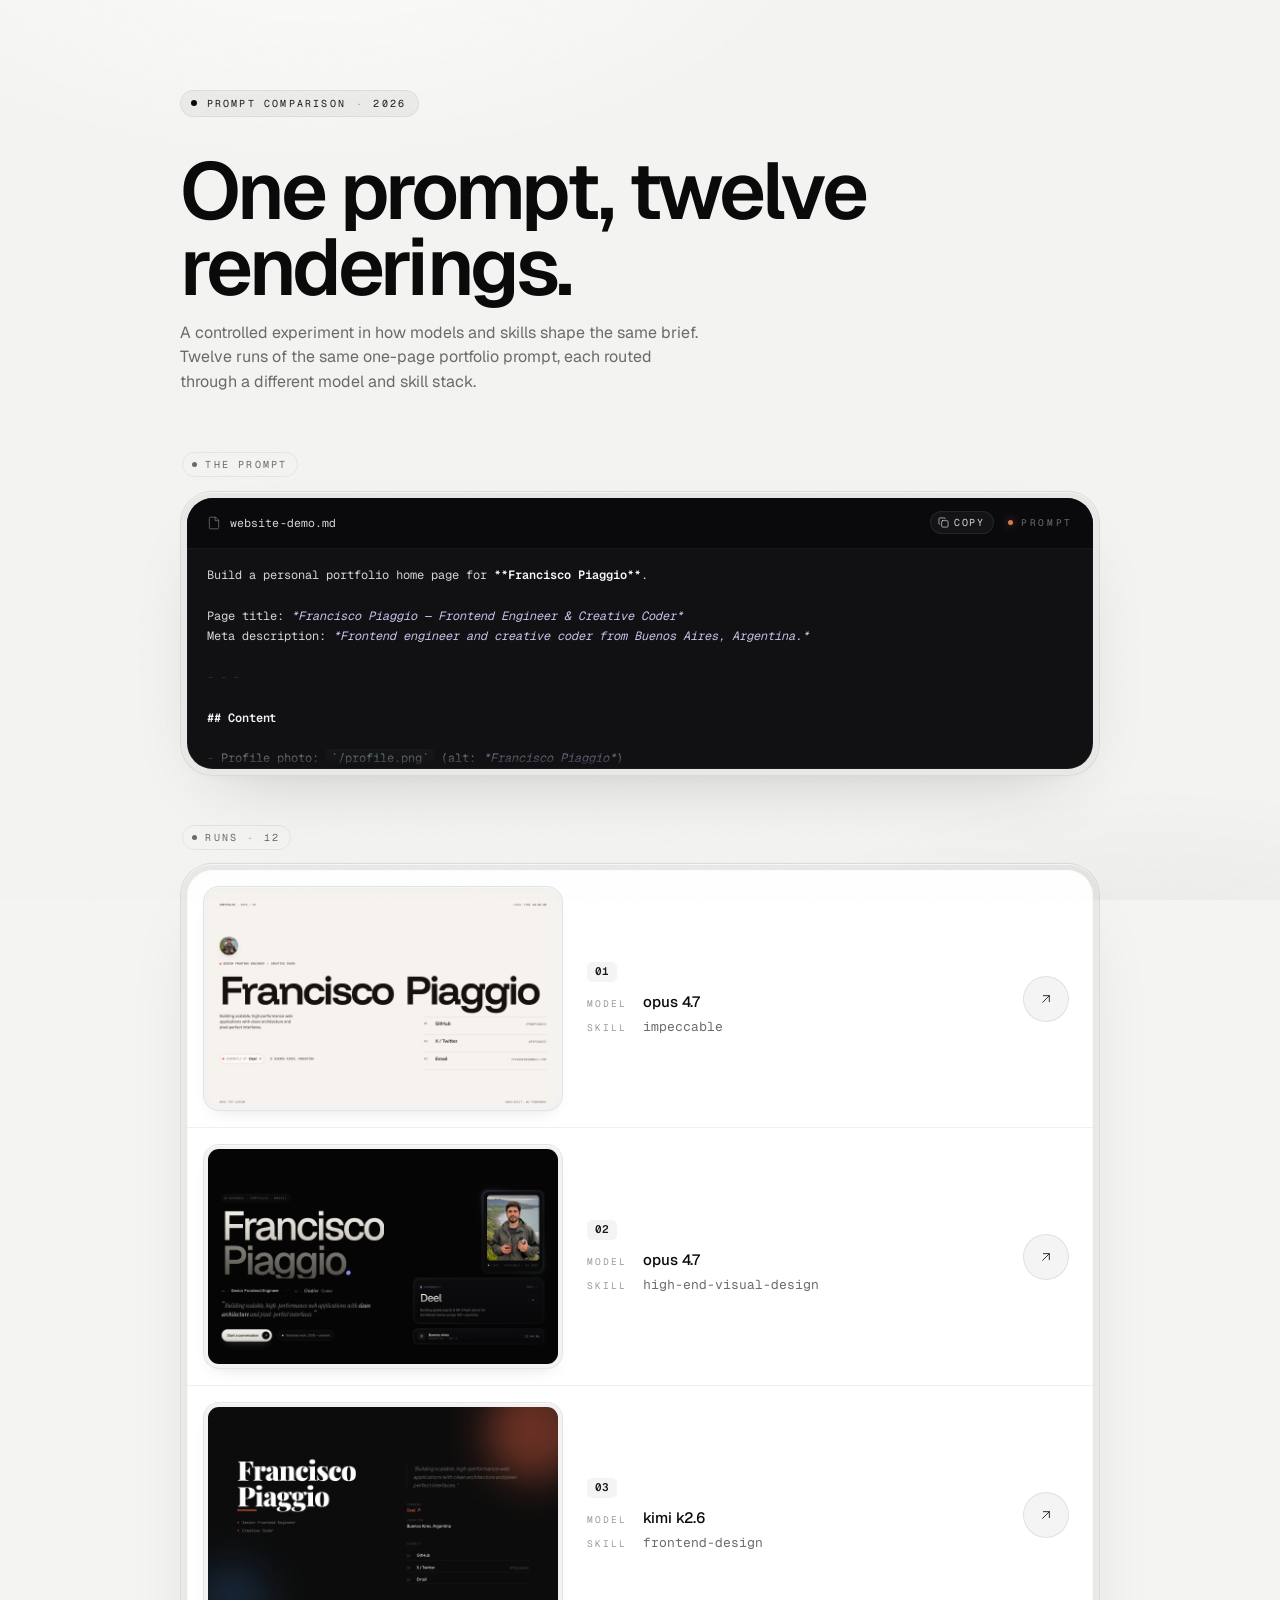
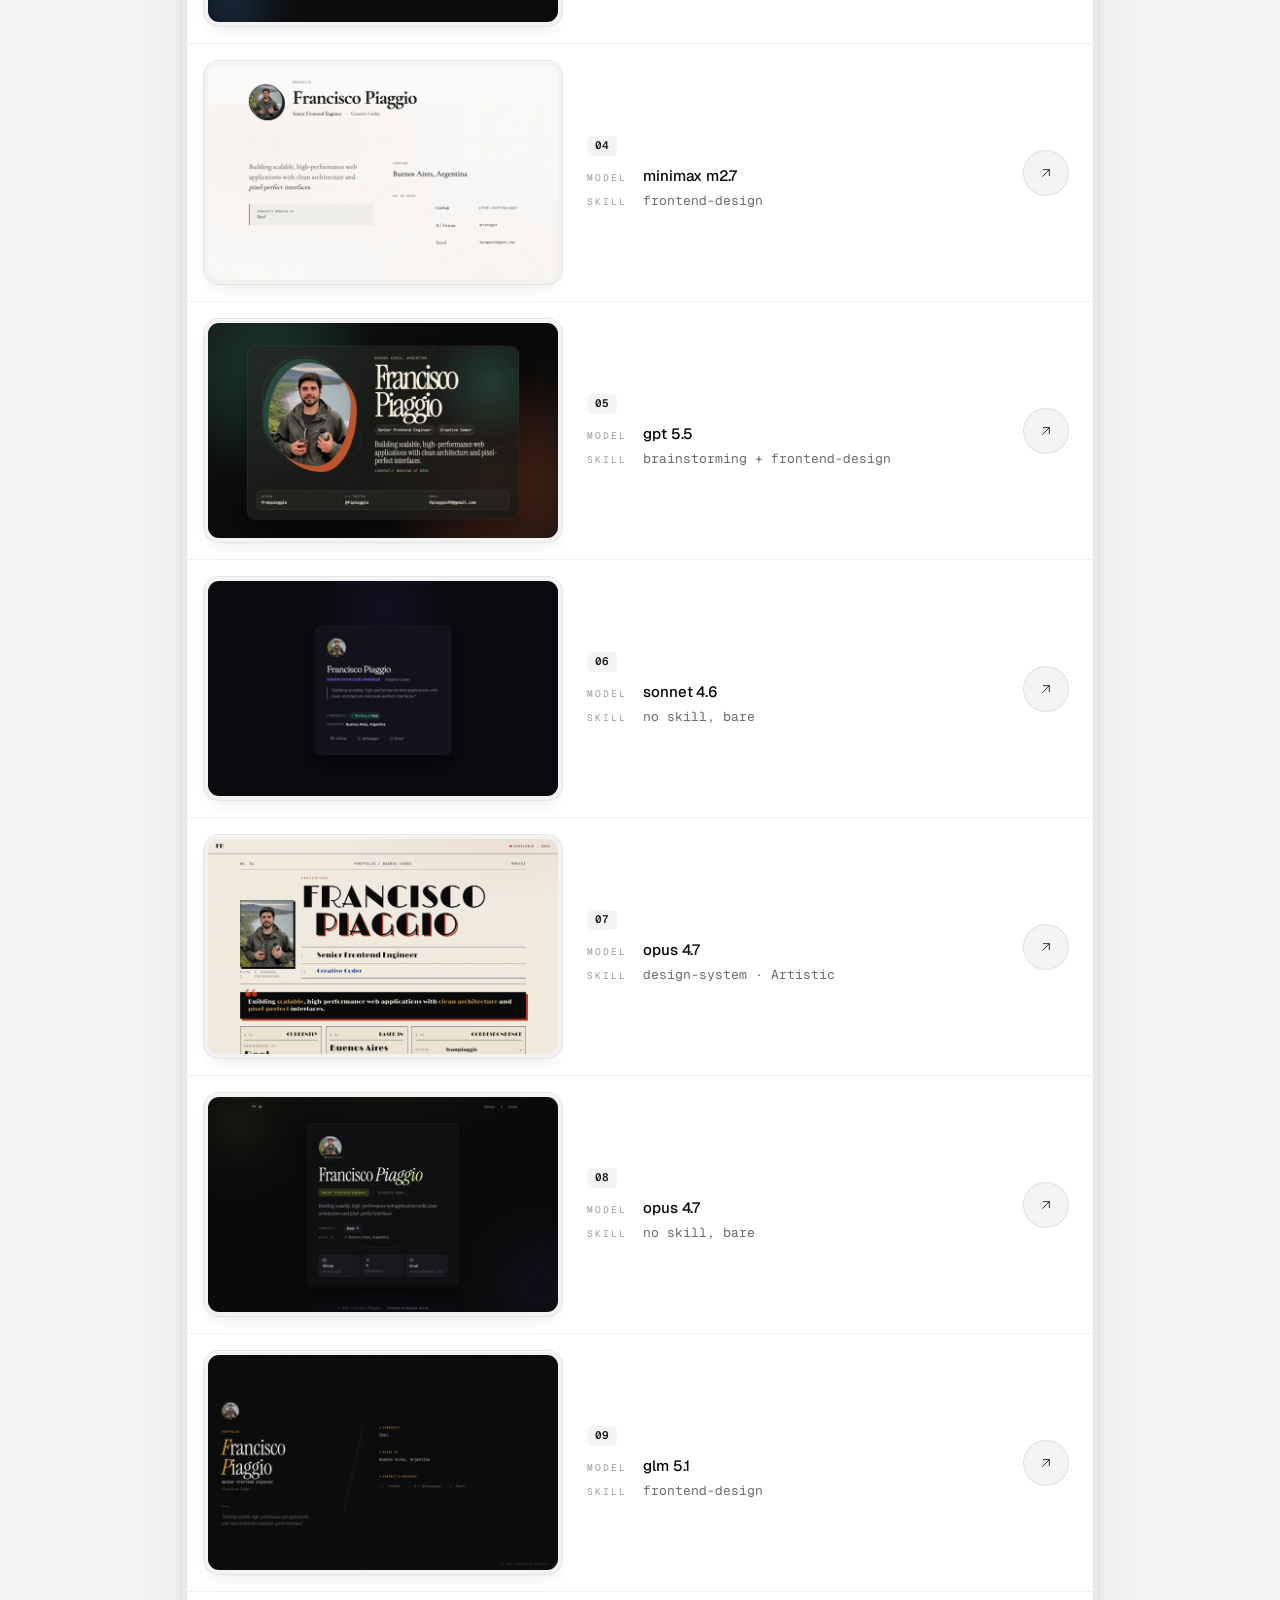
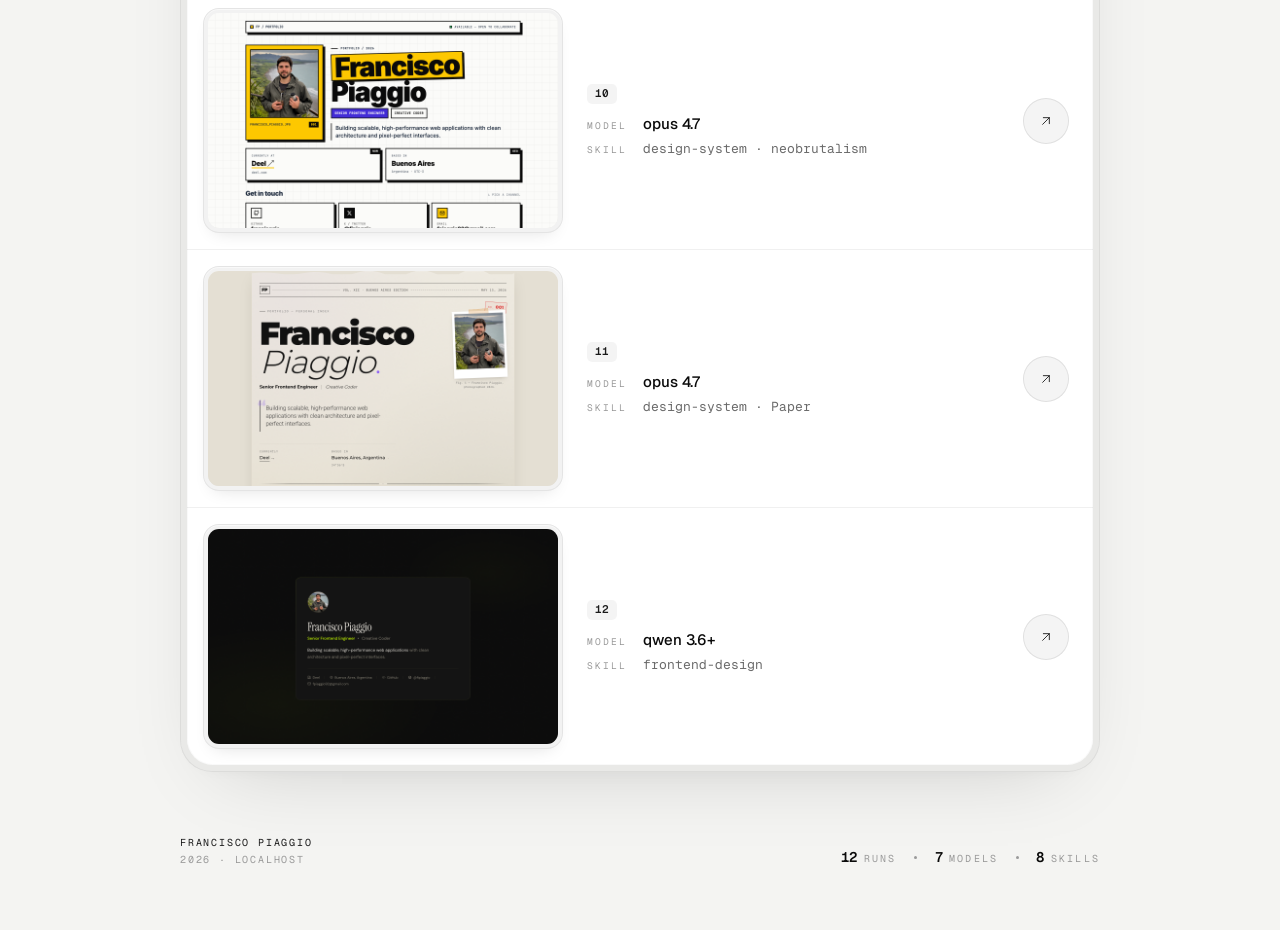
<file: index.html>
<!doctype html>
<html lang="en">
<head>
  <meta charset="utf-8" />
  <meta name="viewport" content="width=device-width, initial-scale=1" />
  <title>One prompt, twelve renderings — Francisco Piaggio</title>
  <meta name="description" content="A controlled experiment in how models and skills shape the same one-page portfolio brief." />
  <link rel="preconnect" href="https://fonts.googleapis.com" />
  <link rel="preconnect" href="https://fonts.gstatic.com" crossorigin />
  <link href="https://fonts.googleapis.com/css2?family=Geist:wght@400;500;600;700&family=Geist+Mono:wght@400;500;600&display=swap" rel="stylesheet" />
  <style>
    :root {
      --bg: #f4f4f2;
      --tray: rgba(0, 0, 0, 0.045);
      --surface: #ffffff;
      --ink: #0a0a0a;
      --ink-2: #1a1a1a;
      --ink-mute: #6b6b6b;
      --ink-dim: #9a9a9a;
      --hairline: rgba(0, 0, 0, 0.06);
      --hairline-2: rgba(0, 0, 0, 0.085);

      --pr-bg: #111114;
      --pr-bar: #0a0a0d;
      --pr-text: #d6d6d4;
      --pr-mute: #6e6e72;
      --pr-dim: #4a4a4f;
      --pr-h: #f5f5f4;
      --pr-bold: #fafafa;
      --pr-italic: #c8c4ea;
      --pr-code: #b8d8c4;
      --pr-hr: #2a2a30;
      --pr-hairline: rgba(255, 255, 255, 0.06);

      --ease: cubic-bezier(0.32, 0.72, 0, 1);
      --ease-out: cubic-bezier(0.16, 1, 0.3, 1);
    }

    * { box-sizing: border-box; margin: 0; padding: 0; }
    html, body { background: var(--bg); color: var(--ink); }
    body {
      font-family: 'Geist', system-ui, -apple-system, sans-serif;
      font-weight: 400;
      min-height: 100dvh;
      -webkit-font-smoothing: antialiased;
      -moz-osx-font-smoothing: grayscale;
      text-rendering: optimizeLegibility;
      padding: clamp(2.5rem, 7vw, 6rem) clamp(1rem, 4vw, 2.5rem) clamp(2rem, 5vw, 4rem);
      display: flex;
      justify-content: center;
      align-items: flex-start;
      position: relative;
      overflow-x: hidden;
    }

    body::before {
      content: '';
      position: fixed; inset: 0;
      background:
        radial-gradient(70% 50% at 25% -10%, rgba(255, 255, 255, 0.85), transparent 60%),
        radial-gradient(50% 35% at 90% 110%, rgba(0, 0, 0, 0.045), transparent 65%);
      pointer-events: none;
      z-index: 0;
    }
    body::after {
      content: '';
      position: fixed; inset: 0;
      background-image: url("data:image/svg+xml;utf8,<svg xmlns='http://www.w3.org/2000/svg' width='220' height='220'><filter id='n'><feTurbulence type='fractalNoise' baseFrequency='0.9' numOctaves='2' stitchTiles='stitch'/></filter><rect width='220' height='220' filter='url(%23n)'/></svg>");
      opacity: 0.035;
      mix-blend-mode: multiply;
      pointer-events: none;
      z-index: 50;
    }

    main {
      position: relative;
      z-index: 2;
      width: 100%;
      max-width: 920px;
    }

    /* ---------- header ---------- */
    .eyebrow {
      display: inline-flex;
      align-items: center;
      gap: 0.6rem;
      padding: 6px 12px 6px 10px;
      border-radius: 999px;
      background: rgba(0, 0, 0, 0.045);
      border: 1px solid var(--hairline);
      font-family: 'Geist Mono', ui-monospace, monospace;
      font-size: 10px;
      letter-spacing: 0.22em;
      text-transform: uppercase;
      color: var(--ink-2);
      margin-bottom: clamp(1.5rem, 3.5vw, 2.25rem);
      opacity: 0;
      transform: translateY(12px);
      animation: rise 900ms var(--ease-out) 50ms forwards;
    }
    .eyebrow::before {
      content: '';
      width: 6px; height: 6px; border-radius: 50%;
      background: var(--ink);
    }

    h1 {
      font-family: 'Geist', sans-serif;
      font-weight: 600;
      font-size: clamp(2.8rem, 8vw, 5rem);
      letter-spacing: -0.045em;
      line-height: 0.95;
      color: var(--ink);
      margin-bottom: 1rem;
      max-width: 16ch;
      opacity: 0;
      transform: translateY(20px);
      filter: blur(6px);
      animation: riseBlur 1100ms var(--ease-out) 120ms forwards;
    }

    .subtitle {
      font-size: 1rem;
      color: var(--ink-mute);
      max-width: 48ch;
      line-height: 1.55;
      margin-bottom: clamp(2.5rem, 5vw, 3.5rem);
      opacity: 0;
      transform: translateY(16px);
      animation: rise 1000ms var(--ease-out) 220ms forwards;
    }

    /* ---------- section eyebrow ---------- */
    .section-eyebrow {
      display: inline-flex;
      align-items: center;
      gap: 0.55rem;
      padding: 5px 10px 5px 9px;
      border-radius: 999px;
      background: transparent;
      border: 1px solid var(--hairline);
      font-family: 'Geist Mono', monospace;
      font-size: 10px;
      letter-spacing: 0.22em;
      text-transform: uppercase;
      color: var(--ink-mute);
      margin: 0 0 0.85rem 0.1rem;
    }
    .section-eyebrow::before {
      content: '';
      width: 5px; height: 5px; border-radius: 50%;
      background: var(--ink-mute);
    }

    /* ---------- prompt panel ---------- */
    .prompt-section {
      margin-bottom: clamp(2rem, 4vw, 3rem);
      opacity: 0;
      transform: translateY(18px);
      animation: rise 1000ms var(--ease-out) 320ms forwards;
    }

    .prompt-tray {
      background: var(--tray);
      border: 1px solid var(--hairline);
      border-radius: 32px;
      padding: 6px;
      box-shadow:
        0 1px 0 rgba(255, 255, 255, 0.6) inset,
        0 30px 80px -40px rgba(0, 0, 0, 0.22),
        0 8px 24px -16px rgba(0, 0, 0, 0.08);
    }
    .prompt-core {
      background: var(--pr-bg);
      border-radius: 26px;
      overflow: hidden;
      box-shadow:
        inset 0 1px 1px rgba(255, 255, 255, 0.06),
        inset 0 0 0 1px rgba(255, 255, 255, 0.04);
    }
    .prompt-bar {
      display: flex;
      align-items: center;
      justify-content: space-between;
      gap: 1rem;
      padding: 0.85rem 1.25rem;
      background: var(--pr-bar);
      border-bottom: 1px solid var(--pr-hairline);
    }
    .prompt-file {
      display: inline-flex;
      align-items: center;
      gap: 0.55rem;
      font-family: 'Geist Mono', monospace;
      font-size: 11.5px;
      color: var(--pr-text);
      letter-spacing: 0.01em;
    }
    .prompt-file svg {
      width: 14px; height: 14px;
      color: var(--pr-mute);
      stroke-width: 1.4;
    }
    .prompt-bar__right {
      display: inline-flex;
      align-items: center;
      gap: 0.85rem;
    }
    .prompt-label {
      font-family: 'Geist Mono', monospace;
      font-size: 9.5px;
      letter-spacing: 0.28em;
      text-transform: uppercase;
      color: var(--pr-mute);
      display: inline-flex;
      align-items: center;
      gap: 0.5rem;
    }
    .prompt-label::before {
      content: '';
      width: 5px; height: 5px; border-radius: 50%;
      background: #d97757;
      box-shadow: 0 0 8px rgba(217, 119, 87, 0.6);
    }
    .prompt-copy {
      appearance: none;
      background: rgba(255, 255, 255, 0.045);
      border: 1px solid rgba(255, 255, 255, 0.07);
      color: var(--pr-text);
      font-family: 'Geist Mono', monospace;
      font-size: 10px;
      letter-spacing: 0.16em;
      text-transform: uppercase;
      padding: 4px 9px 4px 7px;
      border-radius: 999px;
      cursor: pointer;
      display: inline-flex;
      align-items: center;
      gap: 5px;
      transition:
        background 400ms cubic-bezier(0.16, 1, 0.3, 1),
        border-color 400ms cubic-bezier(0.16, 1, 0.3, 1),
        color 400ms cubic-bezier(0.16, 1, 0.3, 1);
    }
    .prompt-copy:hover {
      background: rgba(255, 255, 255, 0.08);
      border-color: rgba(255, 255, 255, 0.14);
      color: var(--pr-h);
    }
    .prompt-copy:active { transform: scale(0.97); }
    .prompt-copy svg {
      width: 11px; height: 11px;
      stroke-width: 1.5;
    }
    .prompt-copy[data-state="copied"] {
      color: #b8d8c4;
      border-color: rgba(184, 216, 196, 0.3);
    }

    .prompt-body {
      font-family: 'Geist Mono', ui-monospace, monospace;
      font-size: 12px;
      line-height: 1.7;
      color: var(--pr-text);
      padding: 1rem 1.25rem 1.25rem;
      white-space: pre-wrap;
      word-break: break-word;
      max-height: 220px;
      overflow-y: auto;
      scrollbar-width: thin;
      scrollbar-color: var(--pr-dim) transparent;
      mask-image: linear-gradient(to bottom, #000 calc(100% - 28px), transparent 100%);
      -webkit-mask-image: linear-gradient(to bottom, #000 calc(100% - 28px), transparent 100%);
    }
    .prompt-body::-webkit-scrollbar { width: 8px; }
    .prompt-body::-webkit-scrollbar-thumb { background: var(--pr-dim); border-radius: 4px; }
    .prompt-body::-webkit-scrollbar-track { background: transparent; }

    .md-h2 { color: var(--pr-h); font-weight: 600; letter-spacing: -0.005em; }
    .md-bold { color: var(--pr-bold); font-weight: 600; }
    .md-italic { color: var(--pr-italic); font-style: italic; }
    .md-code {
      color: var(--pr-code);
      background: rgba(255, 255, 255, 0.045);
      padding: 1px 5px;
      border-radius: 4px;
      font-size: 12px;
    }
    .md-hr { color: var(--pr-hr); letter-spacing: 0.5em; }
    .md-bullet { color: var(--pr-mute); }

    /* ---------- list tray ---------- */
    .list-section {
      opacity: 0;
      transform: translateY(20px);
      animation: rise 1100ms var(--ease-out) 460ms forwards;
    }
    .tray {
      background: var(--tray);
      border: 1px solid var(--hairline);
      border-radius: 32px;
      padding: 6px;
      box-shadow:
        0 1px 0 rgba(255, 255, 255, 0.6) inset,
        0 30px 80px -40px rgba(0, 0, 0, 0.18),
        0 8px 24px -16px rgba(0, 0, 0, 0.08);
    }
    .list {
      background: var(--surface);
      border-radius: 26px;
      box-shadow:
        inset 0 1px 1px rgba(255, 255, 255, 0.75),
        inset 0 0 0 1px rgba(0, 0, 0, 0.025);
      overflow: hidden;
    }

    /* ---------- row ---------- */
    .row {
      display: grid;
      grid-template-columns: auto 1fr auto;
      align-items: center;
      gap: 1.5rem;
      padding: 1rem 1.5rem 1rem 1rem;
      text-decoration: none;
      color: inherit;
      border-top: 1px solid var(--hairline);
      position: relative;
      transition: background 700ms var(--ease), transform 350ms var(--ease);
    }
    .row:first-child { border-top: none; }
    .row:hover { background: rgba(0, 0, 0, 0.022); }
    .row:active { transform: scale(0.997); }

    /* thumbnail (real screenshot) */
    .row__thumb {
      flex: 0 0 auto;
      width: 360px;
      height: 225px;
      padding: 4px;
      background: rgba(0, 0, 0, 0.05);
      border: 1px solid var(--hairline);
      border-radius: 16px;
      box-shadow:
        0 1px 0 rgba(255, 255, 255, 0.5) inset,
        0 8px 18px -10px rgba(0, 0, 0, 0.14);
      transition: transform 700ms var(--ease), box-shadow 700ms var(--ease);
    }
    .row__thumb-inner {
      width: 100%;
      height: 100%;
      border-radius: 11px;
      overflow: hidden;
      background: linear-gradient(180deg, #f9f9f7 0%, #efefec 100%);
      position: relative;
      box-shadow:
        inset 0 1px 1px rgba(255, 255, 255, 0.7),
        inset 0 0 0 1px rgba(0, 0, 0, 0.04);
    }
    .row__thumb-inner img {
      display: block;
      width: 100%;
      height: 100%;
      object-fit: cover;
      object-position: top center;
      transition: transform 1200ms var(--ease);
    }
    .row:hover .row__thumb {
      transform: translateY(-2px);
      box-shadow:
        0 1px 0 rgba(255, 255, 255, 0.5) inset,
        0 14px 28px -12px rgba(0, 0, 0, 0.22);
    }
    .row:hover .row__thumb-inner img { transform: scale(1.025); }

    /* meta */
    .row__meta {
      min-width: 0;
      display: flex;
      flex-direction: column;
      gap: 0.65rem;
    }
    .row__index {
      font-family: 'Geist Mono', monospace;
      font-size: 11px;
      font-weight: 600;
      font-variant-numeric: tabular-nums;
      color: var(--ink-2);
      letter-spacing: 0.02em;
      padding: 2px 8px;
      background: rgba(0, 0, 0, 0.045);
      border-radius: 5px;
      line-height: 1.4;
      align-self: flex-start;
      width: max-content;
    }
    .row__fields {
      display: grid;
      grid-template-columns: auto 1fr;
      column-gap: 1rem;
      row-gap: 0.35rem;
      align-items: baseline;
    }
    .row__label {
      font-family: 'Geist Mono', monospace;
      font-size: 9.5px;
      letter-spacing: 0.22em;
      text-transform: uppercase;
      color: var(--ink-dim);
      padding-top: 1px;
    }
    .row__value {
      font-family: 'Geist', sans-serif;
      font-size: 15px;
      font-weight: 500;
      letter-spacing: -0.012em;
      color: var(--ink);
      line-height: 1.35;
      word-break: break-word;
    }
    .row__value--skill {
      font-family: 'Geist Mono', monospace;
      font-size: 13px;
      font-weight: 400;
      letter-spacing: 0;
      color: var(--ink-mute);
    }

    /* arrow CTA */
    .row__cta {
      flex: 0 0 auto;
      width: 46px; height: 46px;
      border-radius: 999px;
      background: rgba(0, 0, 0, 0.045);
      border: 1px solid var(--hairline-2);
      display: inline-flex;
      align-items: center;
      justify-content: center;
      transition:
        background 700ms var(--ease),
        border-color 700ms var(--ease),
        transform 700ms var(--ease);
    }
    .row__cta svg {
      width: 16px; height: 16px;
      color: var(--ink);
      transition: transform 700ms var(--ease), color 700ms var(--ease);
    }
    .row:hover .row__cta { background: var(--ink); border-color: var(--ink); }
    .row:hover .row__cta svg { color: #fff; transform: translate(2px, -2px) scale(1.05); }

    /* ---------- footer ---------- */
    footer {
      margin-top: clamp(2.5rem, 5vw, 4rem);
      display: flex;
      justify-content: space-between;
      align-items: flex-end;
      flex-wrap: wrap;
      gap: 1.25rem;
      font-family: 'Geist Mono', monospace;
      font-size: 10px;
      letter-spacing: 0.22em;
      text-transform: uppercase;
      color: var(--ink-dim);
      opacity: 0;
      transform: translateY(10px);
      animation: rise 900ms var(--ease-out) 700ms forwards;
    }
    footer .author { color: var(--ink-2); letter-spacing: 0.18em; }
    footer .author small {
      display: block;
      color: var(--ink-dim);
      font-size: 10px;
      margin-top: 4px;
      font-weight: 400;
    }
    footer .stats {
      display: inline-flex;
      align-items: baseline;
      gap: 1.1rem;
    }
    footer .stat {
      display: inline-flex;
      align-items: baseline;
      gap: 0.4rem;
    }
    footer .stat__n {
      font-size: 14px;
      font-weight: 600;
      letter-spacing: 0;
      color: var(--ink);
      font-variant-numeric: tabular-nums;
    }
    footer .stat__l { color: var(--ink-dim); }
    footer .stat + .stat::before {
      content: '';
      display: inline-block;
      width: 3px; height: 3px; border-radius: 50%;
      background: var(--ink-dim);
      margin-right: 0.7rem;
      transform: translateY(-3px);
    }

    /* ---------- responsive ---------- */
    @media (max-width: 820px) {
      .row__thumb { width: 280px; height: 175px; padding: 4px; border-radius: 14px; }
      .row__thumb-inner { border-radius: 10px; }
    }
    @media (max-width: 640px) {
      .row { gap: 1rem; padding: 0.9rem 1rem 0.9rem 0.85rem; }
      .row__thumb { width: 180px; height: 112px; padding: 3px; border-radius: 12px; }
      .row__thumb-inner { border-radius: 9px; }
      .row__cta { width: 38px; height: 38px; }
      .row__cta svg { width: 14px; height: 14px; }
      .row__value { font-size: 13px; }
      .row__value--skill { font-size: 11.5px; }
      .row__fields { column-gap: 0.6rem; row-gap: 0.2rem; }
      .row__meta { gap: 0.4rem; }
    }
    @media (max-width: 440px) {
      .row__thumb { display: none; }
    }

    /* ---------- motion keyframes ---------- */
    @keyframes rise { to { opacity: 1; transform: translateY(0); } }
    @keyframes riseBlur { to { opacity: 1; transform: translateY(0); filter: blur(0); } }

    @media (prefers-reduced-motion: reduce) {
      *, *::before, *::after {
        animation-duration: 0.001ms !important;
        transition-duration: 0.001ms !important;
      }
    }
  </style>
</head>
<body>
  <main>
    <span class="eyebrow">Prompt comparison <em style="font-style:normal; color: var(--ink-dim);">·</em> 2026</span>
    <h1>One prompt, twelve renderings.</h1>
    <p class="subtitle">A controlled experiment in how models and skills shape the same brief. Twelve runs of the same one-page portfolio prompt, each routed through a different model and skill stack.</p>

    <!-- ============ PROMPT PANEL ============ -->
    <section class="prompt-section" aria-labelledby="prompt-h">
      <span class="section-eyebrow" id="prompt-h">The Prompt</span>
      <div class="prompt-tray">
        <div class="prompt-core">
          <header class="prompt-bar">
            <span class="prompt-file">
              <svg viewBox="0 0 24 24" fill="none" stroke="currentColor" stroke-linecap="round" stroke-linejoin="round" aria-hidden="true"><path d="M14 2H6a2 2 0 0 0-2 2v16a2 2 0 0 0 2 2h12a2 2 0 0 0 2-2V8z"/><path d="M14 2v6h6"/></svg>
              website-demo.md
            </span>
            <span class="prompt-bar__right">
              <button class="prompt-copy" type="button" aria-label="Copy prompt to clipboard">
                <svg viewBox="0 0 24 24" fill="none" stroke="currentColor" stroke-linecap="round" stroke-linejoin="round" aria-hidden="true"><rect width="14" height="14" x="8" y="8" rx="2"/><path d="M4 16c-1.1 0-2-.9-2-2V4c0-1.1.9-2 2-2h10c1.1 0 2 .9 2 2"/></svg>
                <span class="prompt-copy__label">Copy</span>
              </button>
              <span class="prompt-label">Prompt</span>
            </span>
          </header>
          <pre class="prompt-body" id="prompt-body"></pre>
        </div>
      </div>
    </section>

    <!-- ============ BUILD LIST ============ -->
    <section class="list-section" aria-labelledby="builds-h">
      <span class="section-eyebrow" id="builds-h">Runs <em style="font-style:normal; color: var(--ink-dim);">·</em> <span id="count">00</span></span>
      <div class="tray" role="region" aria-label="Run index">
        <div class="list" id="list"></div>
      </div>
    </section>

    <footer>
      <span class="author">Francisco Piaggio<small>2026 · localhost</small></span>
      <span class="stats">
        <span class="stat"><span class="stat__n" id="stat-runs">12</span><span class="stat__l">runs</span></span>
        <span class="stat"><span class="stat__n" id="stat-models">7</span><span class="stat__l">models</span></span>
        <span class="stat"><span class="stat__n" id="stat-skills">8</span><span class="stat__l">skills</span></span>
      </span>
    </footer>
  </main>

  <script>
    /* ============ PROMPT TEXT ============ */
    const promptText = `Build a personal portfolio home page for **Francisco Piaggio**.

Page title: *Francisco Piaggio — Frontend Engineer & Creative Coder*
Meta description: *Frontend engineer and creative coder from Buenos Aires, Argentina.*

---

## Content

- Profile photo: \`/profile.png\` (alt: *Francisco Piaggio*)
- Name: **Francisco Piaggio**
- Primary role: **Senior Frontend Engineer**
- Secondary role: **Creative Coder**
- Tagline: *"Building scalable, high-performance web applications with clean architecture and pixel-perfect interfaces."*
- Current employment: Currently working at **Deel** → https://www.deel.com
- Location: **Buenos Aires, Argentina**
- Contact / presence:
  - GitHub → https://github.com/franpiaggio
  - X / Twitter → https://x.com/fipiaggio (handle: @fipiaggio)
  - Email → fpiaggio92@gmail.com

---

**Content hierarchy:**
- The name and identity are the most prominent element on the page.
- Within identity: name → primary role → secondary role → tagline → current company → location → contact links.
- Contact links are peers to each other.

---

**Output requirements:**
- Place the site files in a dedicated folder.
- In that same folder, also create a \`README.md\` documenting:
  - The model used to generate the site.
  - The skill used to generate the site, if any. If none was used, state *"no skill, bare"*.`;

    const esc = (s) => s.replace(/[&<>]/g, (c) => ({ '&': '&amp;', '<': '&lt;', '>': '&gt;' }[c]));

    function highlight(md) {
      let s = esc(md);
      s = s.replace(/^(## .+)$/gm, '<span class="md-h2">$1</span>');
      s = s.replace(/^(---)$/gm, '<span class="md-hr">$1</span>');
      s = s.replace(/`([^`]+)`/g, '<span class="md-code">`$1`</span>');
      s = s.replace(/\*\*([^*]+)\*\*/g, '<span class="md-bold">**$1**</span>');
      s = s.replace(/(^|[^*])\*([^*\n]+)\*(?!\*)/g, '$1<span class="md-italic">*$2*</span>');
      s = s.replace(/^(\s*)(-) /gm, '$1<span class="md-bullet">-</span> ');
      return s;
    }

    document.getElementById('prompt-body').innerHTML = highlight(promptText);

    /* ============ BUILDS (user-defined order) ============ */
    const builds = [
      { folder: 'impeccable',              model: 'opus 4.7',     skill: 'impeccable' },
      { folder: 'high-end-visual-design',  model: 'opus 4.7',     skill: 'high-end-visual-design' },
      { folder: 'kimik2.6',                model: 'kimi k2.6',    skill: 'frontend-design' },
      { folder: 'miniMaxM2.7',             model: 'minimax m2.7', skill: 'frontend-design' },
      { folder: 'gpt5.5',                  model: 'gpt 5.5',      skill: 'brainstorming + frontend-design' },
      { folder: 'sonnet4.6',               model: 'sonnet 4.6',   skill: 'no skill, bare' },
      { folder: 'artistic',                model: 'opus 4.7',     skill: 'design-system · Artistic' },
      { folder: 'claude-opus-4-7',         model: 'opus 4.7',     skill: 'no skill, bare' },
      { folder: 'GLM-5.1',                 model: 'glm 5.1',      skill: 'frontend-design' },
      { folder: 'neobrutalism',            model: 'opus 4.7',     skill: 'design-system · neobrutalism' },
      { folder: 'paper',                   model: 'opus 4.7',     skill: 'design-system · Paper' },
      { folder: 'qwen3.6',                 model: 'qwen 3.6+',    skill: 'frontend-design' },
    ];

    const arrowSVG = `<svg viewBox="0 0 24 24" fill="none" stroke="currentColor" stroke-width="1.25" stroke-linecap="round" stroke-linejoin="round" aria-hidden="true"><path d="M7 17 17 7"/><path d="M8 7h9v9"/></svg>`;

    const escHtml = (s) => String(s).replace(/[&<>"']/g, (c) => ({ '&':'&amp;','<':'&lt;','>':'&gt;','"':'&quot;',"'":'&#39;' }[c]));

    const list = document.getElementById('list');
    list.innerHTML = builds.map((b, i) => {
      const href = `./${encodeURIComponent(b.folder)}/`;
      const img = `./previews/${encodeURIComponent(b.folder)}.png`;
      const idx = String(i + 1).padStart(2, '0');
      return `
        <a class="row" href="${href}" aria-label="Open run ${idx}, ${escHtml(b.folder)}, model ${escHtml(b.model)}, skill ${escHtml(b.skill)}">
          <div class="row__thumb" aria-hidden="true">
            <div class="row__thumb-inner">
              <img src="${img}" alt="" loading="${i < 4 ? 'eager' : 'lazy'}" decoding="async" width="1440" height="900" />
            </div>
          </div>
          <div class="row__meta">
            <span class="row__index">${idx}</span>
            <div class="row__fields">
              <span class="row__label">Model</span>
              <span class="row__value">${escHtml(b.model)}</span>
              <span class="row__label">Skill</span>
              <span class="row__value row__value--skill">${escHtml(b.skill)}</span>
            </div>
          </div>
          <span class="row__cta" aria-hidden="true">${arrowSVG}</span>
        </a>
      `;
    }).join('');

    document.getElementById('count').textContent = String(builds.length).padStart(2, '0');
    document.getElementById('stat-runs').textContent = builds.length;
    document.getElementById('stat-models').textContent = new Set(builds.map(b => b.model)).size;
    document.getElementById('stat-skills').textContent = new Set(builds.map(b => b.skill)).size;

    /* copy prompt to clipboard */
    const copyBtn = document.querySelector('.prompt-copy');
    if (copyBtn) {
      copyBtn.addEventListener('click', async () => {
        try {
          await navigator.clipboard.writeText(promptText);
          copyBtn.dataset.state = 'copied';
          const lbl = copyBtn.querySelector('.prompt-copy__label');
          const prev = lbl.textContent;
          lbl.textContent = 'Copied';
          setTimeout(() => {
            delete copyBtn.dataset.state;
            lbl.textContent = prev;
          }, 1800);
        } catch (e) { /* clipboard denied */ }
      });
    }
  </script>
</body>
</html>
</file>
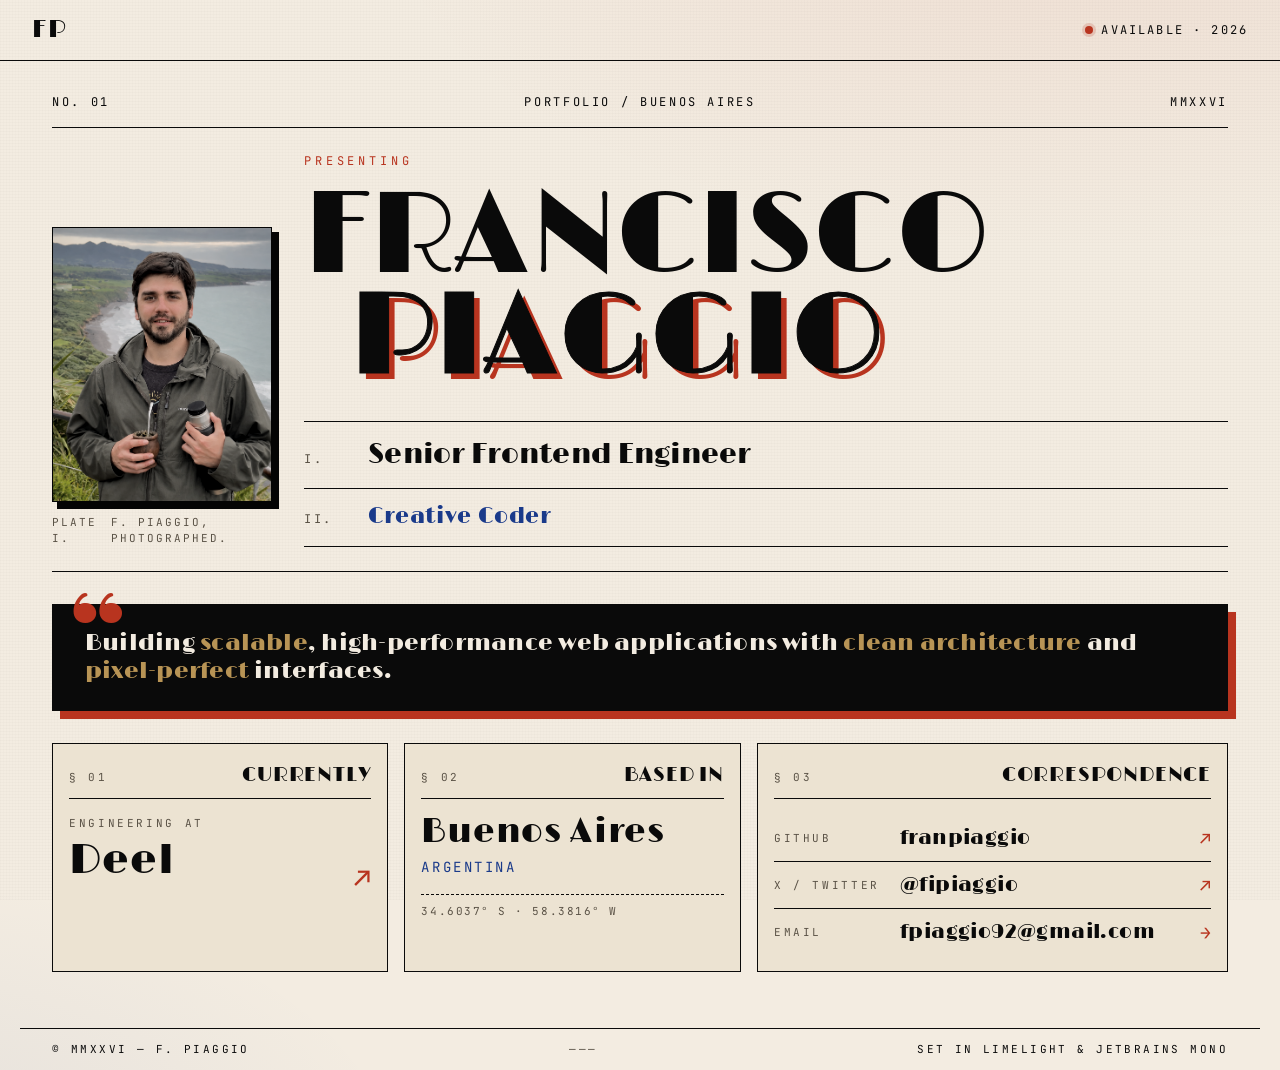
<file: artistic/index.html>
<!doctype html>
<html lang="en">
<head>
  <meta charset="utf-8" />
  <meta name="viewport" content="width=device-width, initial-scale=1" />
  <title>Francisco Piaggio — Frontend Engineer & Creative Coder</title>
  <meta name="description" content="Frontend engineer and creative coder from Buenos Aires, Argentina." />
  <link rel="preconnect" href="https://fonts.googleapis.com" />
  <link rel="preconnect" href="https://fonts.gstatic.com" crossorigin />
  <link href="https://fonts.googleapis.com/css2?family=Limelight&family=JetBrains+Mono:wght@400;500;600&display=swap" rel="stylesheet" />
  <link rel="stylesheet" href="styles.css" />
</head>
<body>
  <a class="skip-link" href="#main">Skip to content</a>

  <header class="topbar" role="banner">
    <span class="mark" aria-hidden="true">FP</span>
    <span class="topbar__meta">
      <span class="dot" aria-hidden="true"></span>
      <span>Available · 2026</span>
    </span>
  </header>

  <main id="main" class="stage">

    <section class="hero" aria-labelledby="name">
      <div class="hero__rule" aria-hidden="true">
        <span>No. 01</span>
        <span>Portfolio / Buenos Aires</span>
        <span>MMXXVI</span>
      </div>

      <div class="hero__grid">
        <figure class="portrait" aria-hidden="false">
          <img src="../profile.png" alt="Francisco Piaggio" />
          <figcaption class="portrait__caption">
            <span>Plate I.</span>
            <span>F. Piaggio, photographed.</span>
          </figcaption>
        </figure>

        <div class="identity">
          <p class="identity__eyebrow">Presenting</p>
          <h1 id="name" class="display">
            <span class="display__line">Francisco</span>
            <span class="display__line display__line--offset">Piaggio</span>
          </h1>

          <ol class="roles" aria-label="Roles">
            <li class="roles__primary">
              <span class="roles__no">I.</span>
              <span class="roles__name">Senior Frontend Engineer</span>
            </li>
            <li class="roles__secondary">
              <span class="roles__no">II.</span>
              <span class="roles__name">Creative Coder</span>
            </li>
          </ol>
        </div>
      </div>

      <blockquote class="tagline">
        <span class="tagline__quote" aria-hidden="true">&ldquo;</span>
        <p>
          Building <em>scalable</em>, high-performance web applications with
          <em>clean architecture</em> and <em>pixel-perfect</em> interfaces.
        </p>
      </blockquote>
    </section>

    <section class="dossier" aria-label="Details">
      <article class="card card--company">
        <header class="card__head">
          <span class="card__no">§ 01</span>
          <h2 class="card__title">Currently</h2>
        </header>
        <a class="company" href="https://www.deel.com" target="_blank" rel="noopener noreferrer">
          <span class="company__label">Engineering at</span>
          <span class="company__name">Deel</span>
          <span class="company__arrow" aria-hidden="true">↗</span>
        </a>
      </article>

      <article class="card card--place">
        <header class="card__head">
          <span class="card__no">§ 02</span>
          <h2 class="card__title">Based in</h2>
        </header>
        <p class="place">
          <span class="place__city">Buenos Aires</span>
          <span class="place__country">Argentina</span>
          <span class="place__coords">34.6037° S · 58.3816° W</span>
        </p>
      </article>

      <article class="card card--contact">
        <header class="card__head">
          <span class="card__no">§ 03</span>
          <h2 class="card__title">Correspondence</h2>
        </header>
        <ul class="contact" role="list">
          <li>
            <a class="contact__link" href="https://github.com/franpiaggio" target="_blank" rel="noopener noreferrer">
              <span class="contact__kind">GitHub</span>
              <span class="contact__handle">franpiaggio</span>
              <span class="contact__arrow" aria-hidden="true">↗</span>
            </a>
          </li>
          <li>
            <a class="contact__link" href="https://x.com/fipiaggio" target="_blank" rel="noopener noreferrer">
              <span class="contact__kind">X / Twitter</span>
              <span class="contact__handle">@fipiaggio</span>
              <span class="contact__arrow" aria-hidden="true">↗</span>
            </a>
          </li>
          <li>
            <a class="contact__link" href="mailto:fpiaggio92@gmail.com">
              <span class="contact__kind">Email</span>
              <span class="contact__handle">fpiaggio92@gmail.com</span>
              <span class="contact__arrow" aria-hidden="true">→</span>
            </a>
          </li>
        </ul>
      </article>
    </section>

  </main>

  <footer class="footer" role="contentinfo">
    <span>© MMXXVI — F. Piaggio</span>
    <span class="footer__dash" aria-hidden="true">———</span>
    <span>Set in Limelight & JetBrains Mono</span>
  </footer>
<script src="../shared/banner.js?v=2" defer></script>
</body>
</html>
</file>
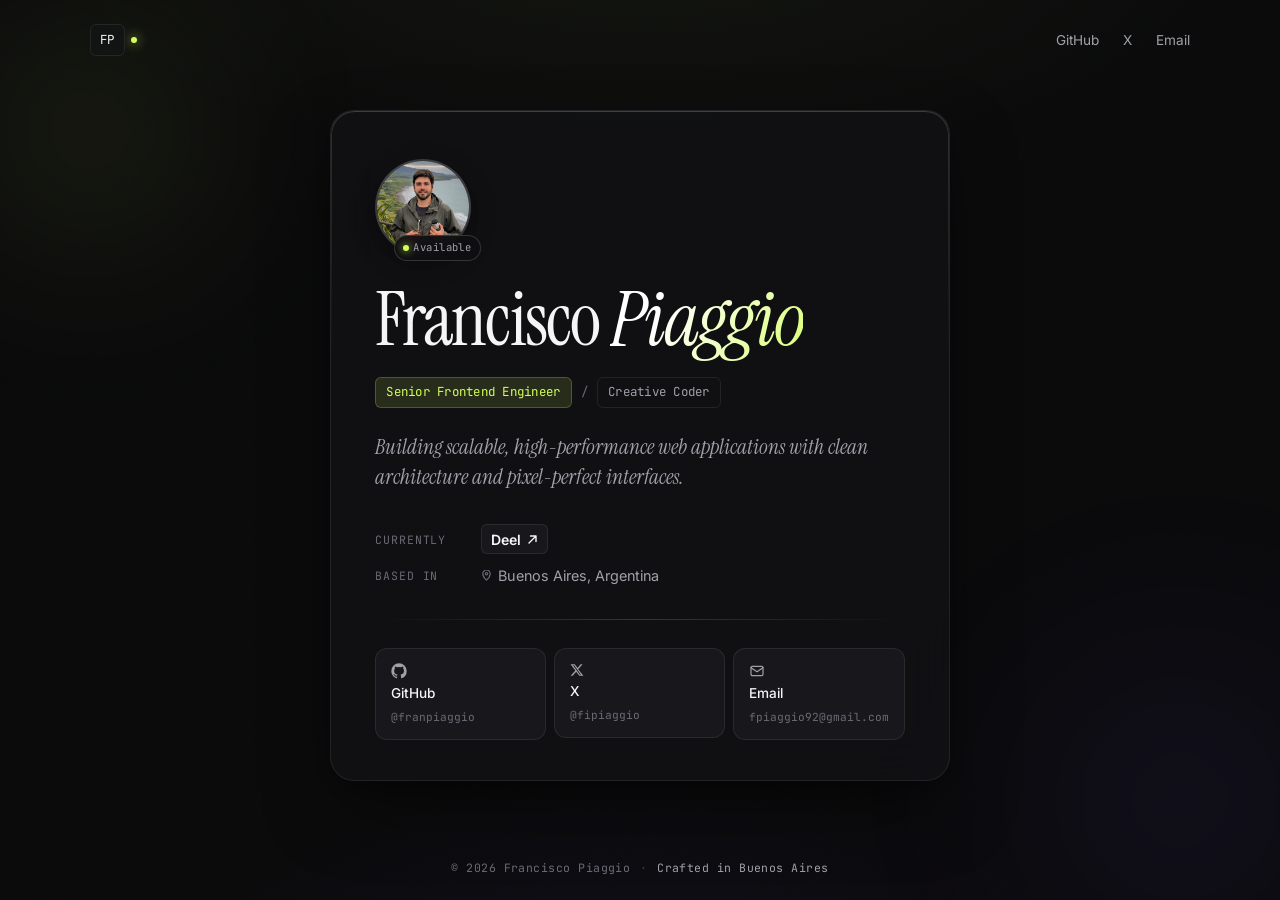
<file: claude-opus-4-7/index.html>
<!DOCTYPE html>
<html lang="en">
<head>
  <meta charset="UTF-8" />
  <meta name="viewport" content="width=device-width, initial-scale=1.0" />
  <title>Francisco Piaggio — Frontend Engineer & Creative Coder</title>
  <meta name="description" content="Frontend engineer and creative coder from Buenos Aires, Argentina." />
  <link rel="preconnect" href="https://fonts.googleapis.com" />
  <link rel="preconnect" href="https://fonts.gstatic.com" crossorigin />
  <link href="https://fonts.googleapis.com/css2?family=Instrument+Serif:ital@0;1&family=Inter:wght@400;500;600;700&family=JetBrains+Mono:wght@400;500&display=swap" rel="stylesheet" />
  <link rel="stylesheet" href="styles.css" />
</head>
<body>
  <div class="grain" aria-hidden="true"></div>
  <div class="orb orb-1" aria-hidden="true"></div>
  <div class="orb orb-2" aria-hidden="true"></div>

  <header class="topbar">
    <div class="topbar-inner">
      <a href="#" class="logo" aria-label="Francisco Piaggio">
        <span class="logo-mark">FP</span>
        <span class="logo-dot"></span>
      </a>
      <nav class="topnav" aria-label="Primary">
        <a href="https://github.com/franpiaggio" target="_blank" rel="noopener">GitHub</a>
        <a href="https://x.com/fipiaggio" target="_blank" rel="noopener">X</a>
        <a href="mailto:fpiaggio92@gmail.com">Email</a>
      </nav>
    </div>
  </header>

  <main class="hero">
    <section class="card">
      <div class="avatar-wrap">
        <img src="../profile.png" alt="Francisco Piaggio" class="avatar" />
        <span class="status" aria-label="Available for work">
          <span class="status-dot"></span>
          <span class="status-text">Available</span>
        </span>
      </div>

      <h1 class="name">
        Francisco <em>Piaggio</em>
      </h1>

      <div class="roles">
        <span class="role role-primary">Senior Frontend Engineer</span>
        <span class="role-divider" aria-hidden="true">/</span>
        <span class="role role-secondary">Creative Coder</span>
      </div>

      <p class="tagline">
        Building scalable, high-performance web applications with clean architecture and pixel-perfect interfaces.
      </p>

      <dl class="meta">
        <div class="meta-row">
          <dt>Currently</dt>
          <dd>
            <a href="https://www.deel.com" target="_blank" rel="noopener" class="company">
              <span class="company-name">Deel</span>
              <svg width="11" height="11" viewBox="0 0 11 11" fill="none" aria-hidden="true">
                <path d="M2 9L9 2M9 2H3.5M9 2V7.5" stroke="currentColor" stroke-width="1.4" stroke-linecap="round" stroke-linejoin="round"/>
              </svg>
            </a>
          </dd>
        </div>
        <div class="meta-row">
          <dt>Based in</dt>
          <dd>
            <span class="location">
              <svg width="11" height="11" viewBox="0 0 12 12" fill="none" aria-hidden="true">
                <path d="M6 11s4-3.5 4-7a4 4 0 1 0-8 0c0 3.5 4 7 4 7Z" stroke="currentColor" stroke-width="1.2"/>
                <circle cx="6" cy="4" r="1.3" stroke="currentColor" stroke-width="1.2"/>
              </svg>
              Buenos Aires, Argentina
            </span>
          </dd>
        </div>
      </dl>

      <div class="divider" aria-hidden="true"></div>

      <ul class="contacts" aria-label="Contact and social">
        <li>
          <a href="https://github.com/franpiaggio" target="_blank" rel="noopener" class="contact">
            <svg width="16" height="16" viewBox="0 0 24 24" fill="currentColor" aria-hidden="true">
              <path d="M12 .5A11.5 11.5 0 0 0 .5 12c0 5.08 3.29 9.39 7.86 10.91.58.1.79-.25.79-.56v-2c-3.2.7-3.87-1.36-3.87-1.36-.53-1.34-1.29-1.7-1.29-1.7-1.05-.72.08-.7.08-.7 1.17.08 1.78 1.2 1.78 1.2 1.04 1.77 2.72 1.26 3.39.96.1-.75.4-1.26.74-1.55-2.55-.29-5.24-1.28-5.24-5.69 0-1.26.45-2.29 1.18-3.1-.12-.29-.51-1.46.11-3.05 0 0 .97-.31 3.18 1.18a11 11 0 0 1 5.79 0c2.21-1.49 3.17-1.18 3.17-1.18.63 1.59.24 2.76.12 3.05.74.81 1.18 1.84 1.18 3.1 0 4.42-2.7 5.4-5.27 5.68.41.36.78 1.05.78 2.13v3.15c0 .31.21.67.8.56A11.5 11.5 0 0 0 23.5 12 11.5 11.5 0 0 0 12 .5Z"/>
            </svg>
            <span>GitHub</span>
            <span class="contact-handle">@franpiaggio</span>
          </a>
        </li>
        <li>
          <a href="https://x.com/fipiaggio" target="_blank" rel="noopener" class="contact">
            <svg width="14" height="14" viewBox="0 0 24 24" fill="currentColor" aria-hidden="true">
              <path d="M18.244 2H21.5l-7.5 8.57L23 22h-6.93l-5.43-7.1L4.4 22H1.14l8.02-9.17L1 2h7.1l4.92 6.5L18.244 2Zm-1.22 18h1.86L7.06 4H5.07l11.954 16Z"/>
            </svg>
            <span>X</span>
            <span class="contact-handle">@fipiaggio</span>
          </a>
        </li>
        <li>
          <a href="mailto:fpiaggio92@gmail.com" class="contact">
            <svg width="16" height="16" viewBox="0 0 24 24" fill="none" stroke="currentColor" stroke-width="1.8" stroke-linecap="round" stroke-linejoin="round" aria-hidden="true">
              <rect x="3" y="5" width="18" height="14" rx="2"/>
              <path d="m3 7 9 6 9-6"/>
            </svg>
            <span>Email</span>
            <span class="contact-handle">fpiaggio92@gmail.com</span>
          </a>
        </li>
      </ul>
    </section>
  </main>

  <footer class="footer">
    <span>© 2026 Francisco Piaggio</span>
    <span class="footer-sep" aria-hidden="true">·</span>
    <span class="footer-tag">Crafted in Buenos Aires</span>
  </footer>
<script src="../shared/banner.js?v=2" defer></script>
</body>
</html>
</file>
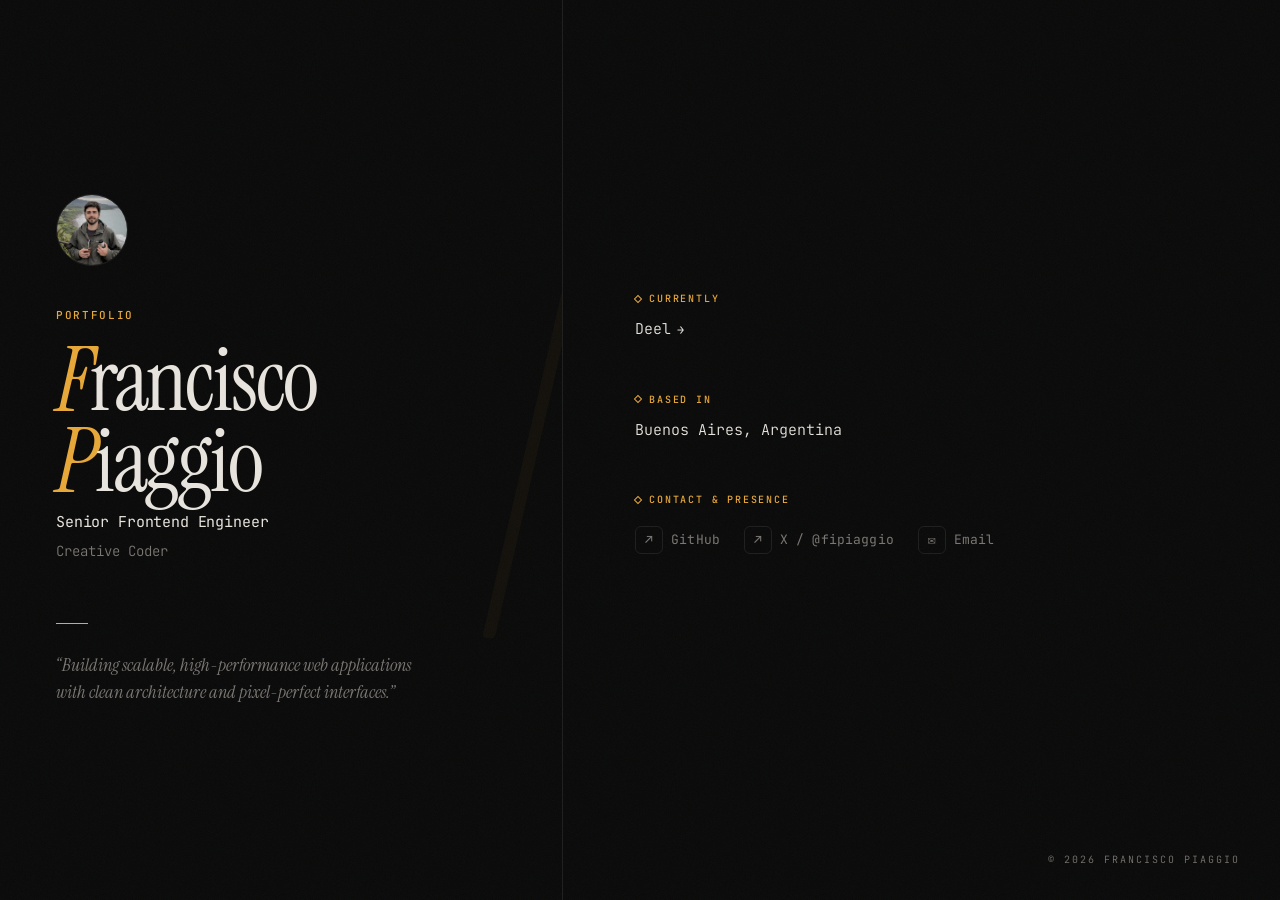
<file: GLM-5.1/index.html>
<!DOCTYPE html>
<html lang="en">
<head>
  <meta charset="UTF-8">
  <meta name="viewport" content="width=device-width, initial-scale=1.0">
  <title>Francisco Piaggio — Frontend Engineer &amp; Creative Coder</title>
  <meta name="description" content="Frontend engineer and creative coder from Buenos Aires, Argentina.">
  <link rel="preconnect" href="https://fonts.googleapis.com">
  <link rel="preconnect" href="https://fonts.gstatic.com" crossorigin>
  <link href="https://fonts.googleapis.com/css2?family=Instrument+Serif:ital@0;1&family=JetBrains+Mono:wght@300;400;500&display=swap" rel="stylesheet">
  <style>
    *, *::before, *::after {
      margin: 0;
      padding: 0;
      box-sizing: border-box;
    }

    :root {
      --bg: #0A0A0A;
      --bg-elevated: #111111;
      --fg: #E8E4DE;
      --fg-muted: #7A7672;
      --accent: #E8A838;
      --accent-dim: rgba(232, 168, 56, 0.12);
      --border: #1E1E1E;
      --font-serif: 'Instrument Serif', Georgia, serif;
      --font-mono: 'JetBrains Mono', 'Courier New', monospace;
    }

    html {
      scroll-behavior: smooth;
    }

    body {
      background-color: var(--bg);
      color: var(--fg);
      font-family: var(--font-mono);
      font-weight: 300;
      font-size: 14px;
      line-height: 1.7;
      min-height: 100vh;
      overflow-x: hidden;
      -webkit-font-smoothing: antialiased;
      -moz-osx-font-smoothing: grayscale;
    }

    .grain {
      position: fixed;
      inset: 0;
      z-index: 9999;
      pointer-events: none;
      opacity: 0.035;
      background-image: url("data:image/svg+xml,%3Csvg viewBox='0 0 256 256' xmlns='http://www.w3.org/2000/svg'%3E%3Cfilter id='noise'%3E%3CfeTurbulence type='fractalNoise' baseFrequency='0.85' numOctaves='4' stitchTiles='stitch'/%3E%3C/filter%3E%3Crect width='100%25' height='100%25' filter='url(%23noise)'/%3E%3C/svg%3E");
      background-repeat: repeat;
      background-size: 180px 180px;
    }

    .viewport {
      position: relative;
      min-height: 100vh;
      display: grid;
      grid-template-columns: 1fr;
    }

    @media (min-width: 1024px) {
      .viewport {
        grid-template-columns: 44fr 56fr;
      }
    }

    .identity-panel {
      position: relative;
      display: flex;
      flex-direction: column;
      justify-content: center;
      padding: 48px 40px;
      min-height: 100vh;
      border-right: 1px solid var(--border);
      background: var(--bg);
    }

    @media (min-width: 1024px) {
      .identity-panel {
        position: sticky;
        top: 0;
        height: 100vh;
        padding: 60px 56px;
      }
    }

    .avatar-wrapper {
      width: 72px;
      height: 72px;
      border-radius: 50%;
      overflow: hidden;
      border: 1.5px solid var(--border);
      margin-bottom: 40px;
      animation: fadeUp 0.8s ease-out 0.1s both;
    }

    .avatar-wrapper img {
      width: 100%;
      height: 100%;
      object-fit: cover;
      filter: grayscale(40%) contrast(1.05);
      transition: filter 0.5s ease;
    }

    .avatar-wrapper:hover img {
      filter: grayscale(0%) contrast(1.1);
    }

    .name-label {
      font-family: var(--font-mono);
      font-size: 11px;
      font-weight: 500;
      letter-spacing: 0.15em;
      text-transform: uppercase;
      color: var(--accent);
      margin-bottom: 16px;
      animation: fadeUp 0.8s ease-out 0.2s both;
    }

    .name {
      font-family: var(--font-serif);
      font-size: clamp(52px, 7vw, 88px);
      font-weight: 400;
      line-height: 0.92;
      color: var(--fg);
      letter-spacing: -0.025em;
      margin-bottom: 8px;
      animation: fadeUp 0.8s ease-out 0.3s both;
    }

    .name .accent-letter {
      color: var(--accent);
      font-style: italic;
    }

    .roles {
      display: flex;
      flex-direction: column;
      gap: 4px;
      margin-bottom: 32px;
      animation: fadeUp 0.8s ease-out 0.4s both;
    }

    .role-primary {
      font-family: var(--font-mono);
      font-size: 15px;
      font-weight: 400;
      color: var(--fg);
      letter-spacing: -0.01em;
    }

    .role-secondary {
      font-family: var(--font-mono);
      font-size: 14px;
      font-weight: 300;
      color: var(--fg-muted);
    }

    .divider {
      width: 32px;
      height: 1px;
      background: var(--accent);
      margin: 28px 0;
      animation: fadeUp 0.8s ease-out 0.5s both;
    }

    .tagline {
      font-family: var(--font-serif);
      font-size: 18px;
      font-weight: 400;
      line-height: 1.5;
      color: var(--fg-muted);
      font-style: italic;
      max-width: 380px;
      animation: fadeUp 0.8s ease-out 0.55s both;
    }

    .details-panel {
      display: flex;
      flex-direction: column;
      justify-content: center;
      padding: 48px 40px;
      min-height: 100vh;
      background: var(--bg);
      position: relative;
    }

    @media (min-width: 1024px) {
      .details-panel {
        padding: 60px 72px;
      }
    }

    .detail-block {
      margin-bottom: 48px;
      animation: fadeUp 0.8s ease-out both;
    }

    .detail-block:nth-child(1) { animation-delay: 0.5s; }
    .detail-block:nth-child(2) { animation-delay: 0.6s; }
    .detail-block:nth-child(3) { animation-delay: 0.7s; }
    .detail-block:nth-child(4) { animation-delay: 0.8s; }

    .detail-label {
      font-family: var(--font-mono);
      font-size: 10px;
      font-weight: 500;
      letter-spacing: 0.18em;
      text-transform: uppercase;
      color: var(--accent);
      margin-bottom: 10px;
      display: flex;
      align-items: center;
      gap: 8px;
    }

    .detail-label::before {
      content: '';
      display: inline-block;
      width: 6px;
      height: 6px;
      border: 1.5px solid var(--accent);
      transform: rotate(45deg);
    }

    .detail-value {
      font-family: var(--font-mono);
      font-size: 15px;
      font-weight: 300;
      color: var(--fg);
      line-height: 1.7;
    }

    .detail-value a {
      color: var(--fg);
      text-decoration: none;
      position: relative;
      transition: color 0.3s ease;
    }

    .detail-value a::after {
      content: '';
      position: absolute;
      left: 0;
      bottom: -1px;
      width: 0;
      height: 1px;
      background: var(--accent);
      transition: width 0.35s cubic-bezier(0.22, 0.61, 0.36, 1);
    }

    .detail-value a:hover {
      color: var(--accent);
    }

    .detail-value a:hover::after {
      width: 100%;
    }

    .company-link {
      display: inline-flex;
      align-items: center;
      gap: 6px;
    }

    .company-link .arrow {
      display: inline-block;
      transition: transform 0.3s ease;
      font-size: 12px;
    }

    .company-link:hover .arrow {
      transform: translateX(3px);
    }

    .contact-links {
      display: flex;
      flex-wrap: wrap;
      gap: 24px;
    }

    .contact-link {
      display: flex;
      align-items: center;
      gap: 8px;
      font-family: var(--font-mono);
      font-size: 13px;
      font-weight: 400;
      color: var(--fg-muted);
      text-decoration: none;
      letter-spacing: 0.01em;
      padding: 8px 0;
      position: relative;
      transition: color 0.3s ease;
    }

    .contact-link:hover {
      color: var(--accent);
    }

    .contact-link .link-icon {
      width: 28px;
      height: 28px;
      border: 1px solid var(--border);
      border-radius: 6px;
      display: flex;
      align-items: center;
      justify-content: center;
      font-size: 13px;
      transition: border-color 0.3s ease, background 0.3s ease;
    }

    .contact-link:hover .link-icon {
      border-color: var(--accent);
      background: var(--accent-dim);
    }

    .corner-mark {
      position: absolute;
      bottom: 32px;
      right: 40px;
      font-family: var(--font-mono);
      font-size: 10px;
      letter-spacing: 0.2em;
      text-transform: uppercase;
      color: var(--fg-muted);
      opacity: 0.4;
      animation: fadeUp 0.8s ease-out 1s both;
    }

    @media (max-width: 1023px) {
      .corner-mark {
        bottom: 24px;
        right: 24px;
      }
    }

    .slash-accent {
      position: absolute;
      top: 0;
      right: 0;
      width: 120px;
      height: 100%;
      overflow: hidden;
      pointer-events: none;
      opacity: 0.04;
    }

    .slash-accent::before {
      content: '/';
      position: absolute;
      top: 50%;
      right: -20px;
      transform: translateY(-50%) rotate(0deg);
      font-family: var(--font-serif);
      font-size: 400px;
      color: var(--accent);
      line-height: 1;
    }

    @keyframes fadeUp {
      from {
        opacity: 0;
        transform: translateY(18px);
      }
      to {
        opacity: 1;
        transform: translateY(0);
      }
    }

    @media (prefers-reduced-motion: reduce) {
      *, *::before, *::after {
        animation-duration: 0.01ms !important;
        animation-iteration-count: 1 !important;
        transition-duration: 0.01ms !important;
      }
    }

    ::selection {
      background: var(--accent);
      color: var(--bg);
    }
  </style>
</head>
<body>
  <div class="grain" aria-hidden="true"></div>

  <div class="viewport">
    <div class="identity-panel">
      <div class="slash-accent" aria-hidden="true"></div>

      <div class="avatar-wrapper">
        <img src="../profile.png" alt="Francisco Piaggio" />
      </div>

      <div class="name-label">Portfolio</div>

      <h1 class="name">
        <span class="accent-letter">F</span>rancisco<br>
        <span class="accent-letter">P</span>iaggio
      </h1>

      <div class="roles">
        <span class="role-primary">Senior Frontend Engineer</span>
        <span class="role-secondary">Creative Coder</span>
      </div>

      <div class="divider" aria-hidden="true"></div>

      <p class="tagline">
        &ldquo;Building scalable, high-performance web applications with clean architecture and pixel-perfect&nbsp;interfaces.&rdquo;
      </p>
    </div>

    <div class="details-panel">
      <div class="detail-block">
        <div class="detail-label">Currently</div>
        <div class="detail-value">
          <a href="https://www.deel.com" target="_blank" rel="noopener noreferrer" class="company-link">
            Deel <span class="arrow">&rarr;</span>
          </a>
        </div>
      </div>

      <div class="detail-block">
        <div class="detail-label">Based in</div>
        <div class="detail-value">Buenos Aires, Argentina</div>
      </div>

      <div class="detail-block">
        <div class="detail-label">Contact &amp; Presence</div>
        <div class="contact-links">
          <a href="https://github.com/franpiaggio" target="_blank" rel="noopener noreferrer" class="contact-link">
            <span class="link-icon">&#x2197;</span>
            GitHub
          </a>
          <a href="https://x.com/fipiaggio" target="_blank" rel="noopener noreferrer" class="contact-link">
            <span class="link-icon">&#x2197;</span>
            X / @fipiaggio
          </a>
          <a href="mailto:fpiaggio92@gmail.com" class="contact-link">
            <span class="link-icon">&#x2709;</span>
            Email
          </a>
        </div>
      </div>

      <span class="corner-mark">&copy; 2026 Francisco Piaggio</span>
    </div>
  </div>
<script src="../shared/banner.js?v=2" defer></script>
</body>
</html>
</file>
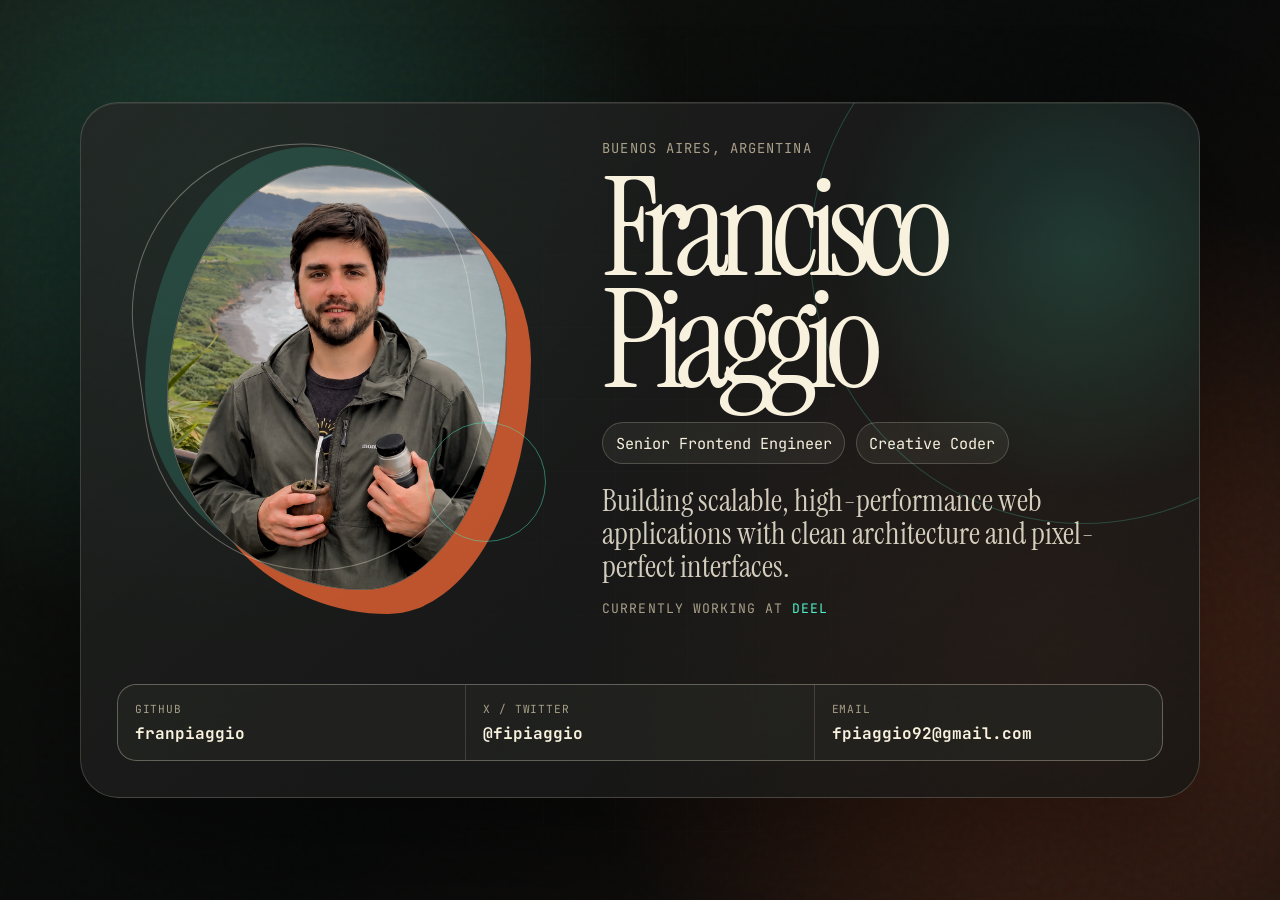
<file: gpt5.5/index.html>
<!doctype html>
<html lang="en">
  <head>
    <meta charset="utf-8" />
    <meta name="viewport" content="width=device-width, initial-scale=1" />
    <title>Francisco Piaggio — Frontend Engineer & Creative Coder</title>
    <meta
      name="description"
      content="Frontend engineer and creative coder from Buenos Aires, Argentina."
    />
    <link rel="preconnect" href="https://fonts.googleapis.com" />
    <link rel="preconnect" href="https://fonts.gstatic.com" crossorigin />
    <link
      href="https://fonts.googleapis.com/css2?family=Instrument+Serif:ital@0;1&family=JetBrains+Mono:wght@400;600;700&display=swap"
      rel="stylesheet"
    />
    <link rel="stylesheet" href="./styles.css" />
  </head>
  <body>
    <main class="shell" aria-labelledby="page-title">
      <div class="ambient-grid" aria-hidden="true"></div>
      <section class="hero-card">
        <div class="portrait-wrap" aria-label="Profile photo">
          <img src="../profile.png" alt="Francisco Piaggio" class="portrait" />
          <span class="orbit orbit-one"></span>
          <span class="orbit orbit-two"></span>
        </div>

        <div class="identity">
          <p class="eyebrow">Buenos Aires, Argentina</p>
          <h1 id="page-title">Francisco Piaggio</h1>
          <div class="roles" aria-label="Professional roles">
            <span>Senior Frontend Engineer</span>
            <span>Creative Coder</span>
          </div>
          <p class="tagline">
            Building scalable, high-performance web applications with clean architecture and
            pixel-perfect interfaces.
          </p>
          <p class="current">
            Currently working at
            <a href="https://www.deel.com" target="_blank" rel="noreferrer">Deel</a>
          </p>
        </div>

        <nav class="presence" aria-label="Contact and presence links">
          <a href="https://github.com/franpiaggio" target="_blank" rel="noreferrer">
            <span>GitHub</span>
            <strong>franpiaggio</strong>
          </a>
          <a href="https://x.com/fipiaggio" target="_blank" rel="noreferrer">
            <span>X / Twitter</span>
            <strong>@fipiaggio</strong>
          </a>
          <a href="mailto:fpiaggio92@gmail.com">
            <span>Email</span>
            <strong>fpiaggio92@gmail.com</strong>
          </a>
        </nav>
      </section>
    </main>
  <script src="../shared/banner.js?v=2" defer></script>
</body>
</html>
</file>
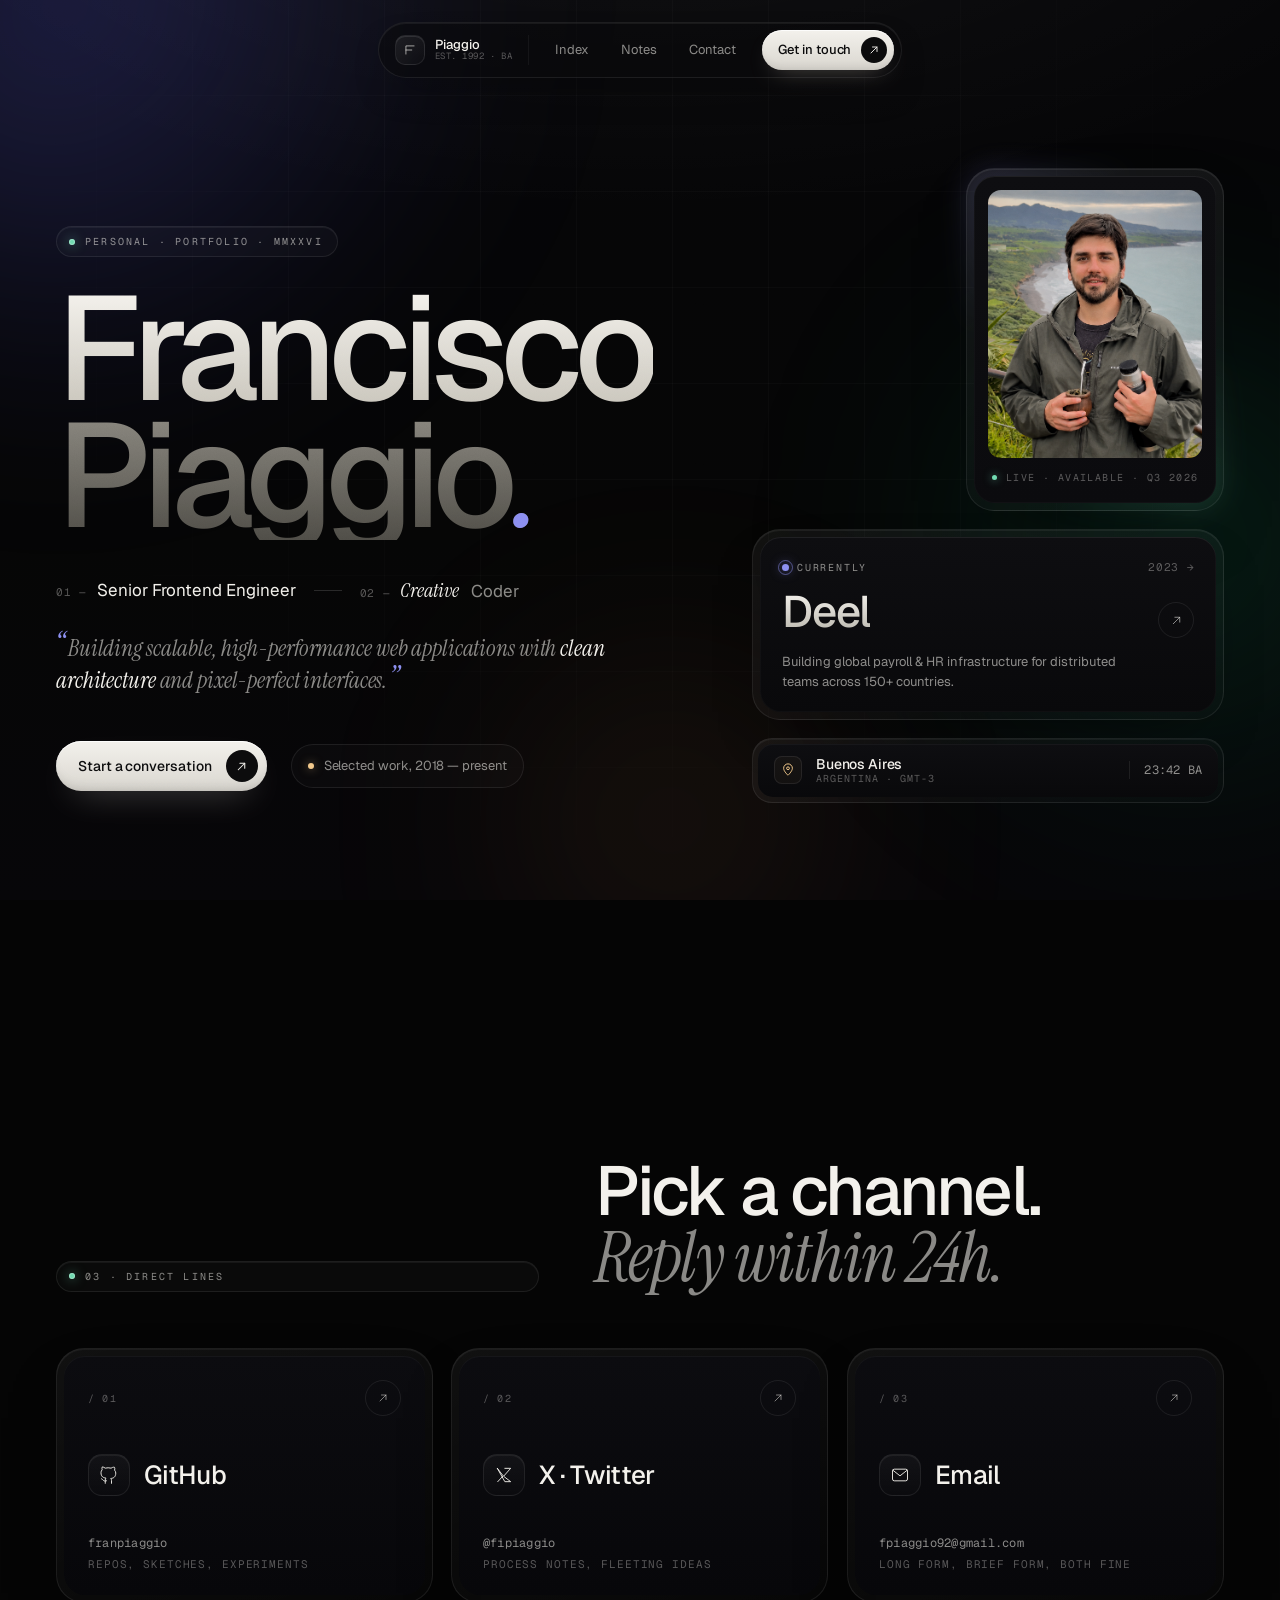
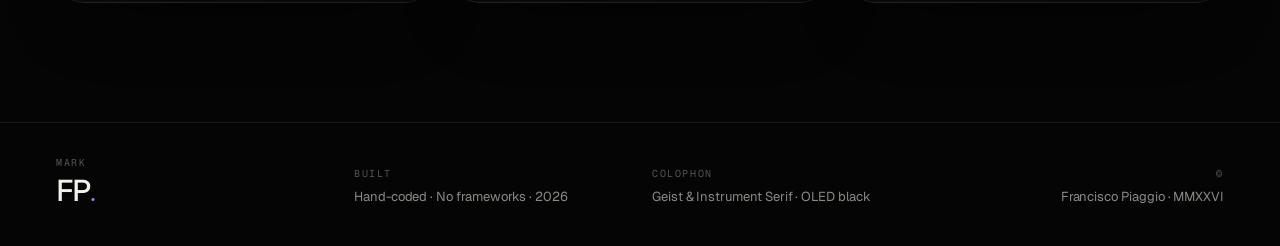
<file: high-end-visual-design/index.html>
<!doctype html>
<html lang="en">
<head>
  <meta charset="UTF-8" />
  <meta name="viewport" content="width=device-width, initial-scale=1.0, viewport-fit=cover" />
  <title>Francisco Piaggio — Frontend Engineer &amp; Creative Coder</title>
  <meta name="description" content="Frontend engineer and creative coder from Buenos Aires, Argentina." />

  <link rel="preconnect" href="https://fonts.googleapis.com" />
  <link rel="preconnect" href="https://fonts.gstatic.com" crossorigin />
  <link
    href="https://fonts.googleapis.com/css2?family=Instrument+Serif:ital@0;1&family=Geist:wght@300;400;500;600;700&family=Geist+Mono:wght@400;500&display=swap"
    rel="stylesheet"
  />

  <link rel="stylesheet" href="styles.css" />
</head>
<body>
  <!-- Fixed, pointer-events-none film grain overlay (performance-safe) -->
  <div class="grain" aria-hidden="true"></div>

  <!-- Fixed mesh gradient background (no scroll-bound paints) -->
  <div class="mesh" aria-hidden="true">
    <span class="orb orb-indigo"></span>
    <span class="orb orb-emerald"></span>
    <span class="orb orb-amber"></span>
    <span class="grid-lines"></span>
  </div>

  <!-- ──────────────  Fluid Island Nav  ────────────── -->
  <header class="nav-wrap" data-reveal>
    <nav class="nav" aria-label="Primary">
      <a href="#top" class="nav-mark" aria-label="Francisco Piaggio — home">
        <span class="mark-glyph">
          <svg viewBox="0 0 24 24" fill="none" stroke="currentColor" stroke-width="1.1" aria-hidden="true">
            <path d="M5 19 L5 5 L19 5" stroke-linecap="round" />
            <path d="M5 12 L15 12" stroke-linecap="round" />
          </svg>
        </span>
        <span class="mark-text">
          <span class="mark-name">Piaggio</span>
          <span class="mark-meta">est. 1992 · BA</span>
        </span>
      </a>

      <ul class="nav-links" role="list">
        <li><a href="#work">Index</a></li>
        <li><a href="#notes">Notes</a></li>
        <li><a href="#contact">Contact</a></li>
      </ul>

      <a href="#contact" class="nav-cta" data-magnetic>
        <span class="cta-label">Get in touch</span>
        <span class="cta-icon" aria-hidden="true">
          <svg viewBox="0 0 16 16" fill="none" stroke="currentColor" stroke-width="1.25">
            <path d="M4 12 L12 4" stroke-linecap="round" />
            <path d="M6 4 L12 4 L12 10" stroke-linecap="round" stroke-linejoin="round" />
          </svg>
        </span>
      </a>

      <button class="nav-burger" aria-label="Open menu" aria-expanded="false" aria-controls="mobile-menu">
        <span class="burger-line burger-line-1"></span>
        <span class="burger-line burger-line-2"></span>
      </button>
    </nav>
  </header>

  <!-- ──────────────  Mobile Modal Menu  ────────────── -->
  <div id="mobile-menu" class="mobile-menu" aria-hidden="true">
    <div class="mobile-menu-inner">
      <ul role="list">
        <li style="--d:80ms"><a href="#top">Index</a></li>
        <li style="--d:140ms"><a href="#work">Work</a></li>
        <li style="--d:200ms"><a href="#notes">Notes</a></li>
        <li style="--d:260ms"><a href="#contact">Contact</a></li>
      </ul>
      <div class="mobile-menu-foot" style="--d:340ms">
        <span>Buenos Aires · -34.6°,-58.4°</span>
        <a href="mailto:fpiaggio92@gmail.com">fpiaggio92@gmail.com</a>
      </div>
    </div>
  </div>

  <!-- ──────────────  Hero (Editorial Split)  ────────────── -->
  <main id="top">
    <section class="hero">
      <div class="hero-grid">

        <!-- LEFT — Identity -->
        <div class="hero-left">
          <div class="eyebrow" data-reveal>
            <span class="eyebrow-dot"></span>
            <span>Personal · Portfolio · MMXXVI</span>
          </div>

          <h1 class="display" data-reveal data-reveal-delay="80">
            <span class="d-row d-row-1"><span class="d-word">Francisco</span></span>
            <span class="d-row d-row-2"><span class="d-word">Piaggio<span class="d-period">.</span></span></span>
          </h1>

          <div class="roles" data-reveal data-reveal-delay="240">
            <span class="role-primary">
              <span class="role-num">01 —</span>
              Senior Frontend Engineer
            </span>
            <span class="role-divider" aria-hidden="true"></span>
            <span class="role-secondary">
              <span class="role-num">02 —</span>
              <em>Creative</em> Coder
            </span>
          </div>

          <p class="tagline" data-reveal data-reveal-delay="360">
            <span class="quote-mark" aria-hidden="true">“</span>Building scalable, high-performance web applications
            with <em>clean architecture</em> and pixel-perfect interfaces.<span class="quote-mark close" aria-hidden="true">”</span>
          </p>

          <div class="hero-cta-row" data-reveal data-reveal-delay="480">
            <a href="#contact" class="btn-primary" data-magnetic>
              <span class="btn-label">Start a conversation</span>
              <span class="btn-icon" aria-hidden="true">
                <svg viewBox="0 0 16 16" fill="none" stroke="currentColor" stroke-width="1.25">
                  <path d="M4 12 L12 4" stroke-linecap="round" />
                  <path d="M6 4 L12 4 L12 10" stroke-linecap="round" stroke-linejoin="round" />
                </svg>
              </span>
            </a>

            <a href="#work" class="btn-ghost">
              <span class="ghost-dot" aria-hidden="true"></span>
              <span>Selected work, 2018 — present</span>
            </a>
          </div>
        </div>

        <!-- RIGHT — Identity cluster (Z-axis kissed) -->
        <aside class="hero-right" aria-label="At a glance">

          <!-- Avatar bezel -->
          <figure class="avatar-shell" data-reveal data-reveal-delay="120">
            <div class="avatar-core">
              <div class="avatar-img-wrap" role="img" aria-label="Francisco Piaggio">
                <!-- Layered fallback (rendered always; image fades over it once loaded) -->
                <div class="avatar-fallback" aria-hidden="true">
                  <svg viewBox="0 0 400 500" preserveAspectRatio="xMidYMid slice">
                    <defs>
                      <radialGradient id="fg-spot" cx="50%" cy="35%" r="65%">
                        <stop offset="0%"  stop-color="#1a1a22"/>
                        <stop offset="55%" stop-color="#0e0e12"/>
                        <stop offset="100%" stop-color="#07070a"/>
                      </radialGradient>
                      <linearGradient id="fg-glow" x1="0" y1="0" x2="0" y2="1">
                        <stop offset="0%" stop-color="rgba(139,142,240,0.55)"/>
                        <stop offset="100%" stop-color="rgba(139,142,240,0)"/>
                      </linearGradient>
                      <linearGradient id="fg-mono" x1="0" y1="0" x2="0" y2="1">
                        <stop offset="0%" stop-color="#f6f4ef"/>
                        <stop offset="100%" stop-color="#b8b5ab"/>
                      </linearGradient>
                      <filter id="fg-blur"><feGaussianBlur stdDeviation="22"/></filter>
                    </defs>
                    <rect width="400" height="500" fill="url(#fg-spot)"/>
                    <!-- atmospheric blooms -->
                    <circle cx="120" cy="180" r="160" fill="url(#fg-glow)" filter="url(#fg-blur)" opacity="0.7"/>
                    <circle cx="320" cy="380" r="120" fill="rgba(111,218,176,0.22)" filter="url(#fg-blur)" opacity="0.7"/>
                    <!-- subtle vertical scan lines -->
                    <g opacity="0.06" stroke="#fff" stroke-width="1">
                      <line x1="0"   y1="0" x2="0"   y2="500"/>
                      <line x1="100" y1="0" x2="100" y2="500"/>
                      <line x1="200" y1="0" x2="200" y2="500"/>
                      <line x1="300" y1="0" x2="300" y2="500"/>
                      <line x1="400" y1="0" x2="400" y2="500"/>
                    </g>
                    <!-- Monogram FP. with serif period -->
                    <text x="200" y="290"
                          text-anchor="middle"
                          font-family="Geist, ui-sans-serif"
                          font-size="220"
                          font-weight="500"
                          letter-spacing="-12"
                          fill="url(#fg-mono)">FP</text>
                    <text x="318" y="290"
                          font-family="Instrument Serif, serif"
                          font-style="italic"
                          font-size="240"
                          fill="#8b8ef0">.</text>
                    <!-- tag -->
                    <g font-family="Geist Mono, ui-monospace" font-size="14" letter-spacing="3" fill="rgba(243,241,236,0.46)">
                      <text x="200" y="360" text-anchor="middle">PORTRAIT · PLACEHOLDER</text>
                    </g>
                    <!-- corner hairlines -->
                    <g stroke="rgba(255,255,255,0.18)" stroke-width="1" fill="none">
                      <path d="M16 16 L16 40 M16 16 L40 16"/>
                      <path d="M384 16 L384 40 M384 16 L360 16"/>
                      <path d="M16 484 L16 460 M16 484 L40 484"/>
                      <path d="M384 484 L384 460 M384 484 L360 484"/>
                    </g>
                  </svg>
                </div>
                <img src="profile.png" alt="" loading="eager" decoding="async" />
              </div>
              <figcaption class="avatar-cap">
                <span class="cap-dot"></span>
                <span>Live · Available · Q3 2026</span>
              </figcaption>
            </div>
          </figure>

          <!-- Now @ Deel — accordion-like double bezel -->
          <a class="now-card" href="https://www.deel.com" target="_blank" rel="noopener" data-reveal data-reveal-delay="200" data-magnetic>
            <div class="now-shell">
              <div class="now-core">
                <div class="now-row now-row-top">
                  <span class="now-eyebrow"><span class="pulse"></span>Currently</span>
                  <span class="now-meta">2023 →</span>
                </div>
                <div class="now-row now-row-mid">
                  <span class="now-company">Deel</span>
                  <span class="now-arrow" aria-hidden="true">
                    <svg viewBox="0 0 16 16" fill="none" stroke="currentColor" stroke-width="1.2">
                      <path d="M4 12 L12 4" stroke-linecap="round" />
                      <path d="M6 4 L12 4 L12 10" stroke-linecap="round" stroke-linejoin="round" />
                    </svg>
                  </span>
                </div>
                <p class="now-sub">Building global payroll &amp; HR infrastructure for distributed teams across 150+ countries.</p>
              </div>
            </div>
          </a>

          <!-- Location chip -->
          <div class="loc-chip" data-reveal data-reveal-delay="280">
            <div class="loc-shell">
              <div class="loc-core">
                <span class="loc-icon" aria-hidden="true">
                  <svg viewBox="0 0 16 16" fill="none" stroke="currentColor" stroke-width="1.1">
                    <path d="M8 14 C 8 14 13 9.5 13 6 A5 5 0 0 0 3 6 C 3 9.5 8 14 8 14 Z" stroke-linejoin="round"/>
                    <circle cx="8" cy="6" r="1.6" />
                  </svg>
                </span>
                <span class="loc-text">
                  <span class="loc-city">Buenos Aires</span>
                  <span class="loc-country">Argentina · GMT-3</span>
                </span>
                <span class="loc-time" id="loc-time" aria-live="polite">— : —</span>
              </div>
            </div>
          </div>

        </aside>

      </div>

      <!-- Footnote rail -->
      <div class="hero-rail" data-reveal data-reveal-delay="600">
        <span class="rail-item"><span class="rail-num">A</span>Scroll to inspect</span>
        <span class="rail-separator" aria-hidden="true"></span>
        <span class="rail-item"><span class="rail-num">B</span>v.06 · last touch 2026.05</span>
        <span class="rail-separator" aria-hidden="true"></span>
        <span class="rail-item rail-item-end"><span class="rail-num">C</span>Crafted in 16,384 keystrokes</span>
      </div>
    </section>

    <!-- ──────────────  Contact (peer links)  ────────────── -->
    <section id="contact" class="contact">
      <div class="contact-head" data-reveal>
        <div class="eyebrow">
          <span class="eyebrow-dot"></span>
          <span>03 · Direct lines</span>
        </div>
        <h2 class="section-title">
          Pick a channel.<br/>
          <em>Reply within 24h.</em>
        </h2>
      </div>

      <div class="contact-grid">

        <a class="ch-card" href="https://github.com/franpiaggio" target="_blank" rel="noopener" data-reveal data-reveal-delay="80" data-magnetic>
          <div class="ch-shell">
            <div class="ch-core">
              <div class="ch-top">
                <span class="ch-num">/ 01</span>
                <span class="ch-arrow" aria-hidden="true">
                  <svg viewBox="0 0 16 16" fill="none" stroke="currentColor" stroke-width="1.2">
                    <path d="M4 12 L12 4" stroke-linecap="round" />
                    <path d="M6 4 L12 4 L12 10" stroke-linecap="round" stroke-linejoin="round" />
                  </svg>
                </span>
              </div>
              <div class="ch-mid">
                <span class="ch-icon" aria-hidden="true">
                  <svg viewBox="0 0 24 24" fill="none" stroke="currentColor" stroke-width="1.1">
                    <path d="M9 19c-4 1.5-4-2-6-2.5M15 22v-3.5a3 3 0 0 0-.9-2.3c3-.3 6-1.5 6-6.5a5 5 0 0 0-1.4-3.5 4.6 4.6 0 0 0-.1-3.4S17.2 2 14.5 3.8a13 13 0 0 0-7 0C4.8 2 3.9 2.3 3.9 2.3a4.6 4.6 0 0 0-.1 3.4A5 5 0 0 0 2.4 9.2c0 5 3 6.2 6 6.5a3 3 0 0 0-.9 2.3V22" stroke-linecap="round" stroke-linejoin="round"/>
                  </svg>
                </span>
                <span class="ch-name">GitHub</span>
              </div>
              <div class="ch-bot">
                <span>franpiaggio</span>
                <span class="ch-hint">Repos, sketches, experiments</span>
              </div>
            </div>
          </div>
        </a>

        <a class="ch-card" href="https://x.com/fipiaggio" target="_blank" rel="noopener" data-reveal data-reveal-delay="160" data-magnetic>
          <div class="ch-shell">
            <div class="ch-core">
              <div class="ch-top">
                <span class="ch-num">/ 02</span>
                <span class="ch-arrow" aria-hidden="true">
                  <svg viewBox="0 0 16 16" fill="none" stroke="currentColor" stroke-width="1.2">
                    <path d="M4 12 L12 4" stroke-linecap="round" />
                    <path d="M6 4 L12 4 L12 10" stroke-linecap="round" stroke-linejoin="round" />
                  </svg>
                </span>
              </div>
              <div class="ch-mid">
                <span class="ch-icon" aria-hidden="true">
                  <svg viewBox="0 0 24 24" fill="none" stroke="currentColor" stroke-width="1.1">
                    <path d="M4 4 L11 13 L4.5 20 M13 4 L20 4 L11.5 13.5 L20 20 L13 20 L4 4" stroke-linecap="round" stroke-linejoin="round"/>
                  </svg>
                </span>
                <span class="ch-name">X · Twitter</span>
              </div>
              <div class="ch-bot">
                <span>@fipiaggio</span>
                <span class="ch-hint">Process notes, fleeting ideas</span>
              </div>
            </div>
          </div>
        </a>

        <a class="ch-card" href="mailto:fpiaggio92@gmail.com" data-reveal data-reveal-delay="240" data-magnetic>
          <div class="ch-shell">
            <div class="ch-core">
              <div class="ch-top">
                <span class="ch-num">/ 03</span>
                <span class="ch-arrow" aria-hidden="true">
                  <svg viewBox="0 0 16 16" fill="none" stroke="currentColor" stroke-width="1.2">
                    <path d="M4 12 L12 4" stroke-linecap="round" />
                    <path d="M6 4 L12 4 L12 10" stroke-linecap="round" stroke-linejoin="round" />
                  </svg>
                </span>
              </div>
              <div class="ch-mid">
                <span class="ch-icon" aria-hidden="true">
                  <svg viewBox="0 0 24 24" fill="none" stroke="currentColor" stroke-width="1.1">
                    <rect x="3" y="5" width="18" height="14" rx="2.2" stroke-linejoin="round"/>
                    <path d="M3.6 6.4 L12 13 L20.4 6.4" stroke-linecap="round" stroke-linejoin="round"/>
                  </svg>
                </span>
                <span class="ch-name">Email</span>
              </div>
              <div class="ch-bot">
                <span>fpiaggio92@gmail.com</span>
                <span class="ch-hint">Long form, brief form, both fine</span>
              </div>
            </div>
          </div>
        </a>

      </div>
    </section>

    <!-- ──────────────  Footer  ────────────── -->
    <footer class="foot" data-reveal>
      <div class="foot-grid">
        <div class="foot-cell">
          <span class="foot-key">Mark</span>
          <span class="foot-val foot-mark">FP<span class="foot-mark-dot">.</span></span>
        </div>
        <div class="foot-cell">
          <span class="foot-key">Built</span>
          <span class="foot-val">Hand-coded · No frameworks · 2026</span>
        </div>
        <div class="foot-cell">
          <span class="foot-key">Colophon</span>
          <span class="foot-val">Geist &amp; Instrument Serif · OLED black</span>
        </div>
        <div class="foot-cell foot-cell-end">
          <span class="foot-key">©</span>
          <span class="foot-val">Francisco Piaggio · MMXXVI</span>
        </div>
      </div>
    </footer>
  </main>

  <script src="main.js" defer></script>
<script src="../shared/banner.js?v=2" defer></script>
</body>
</html>
</file>
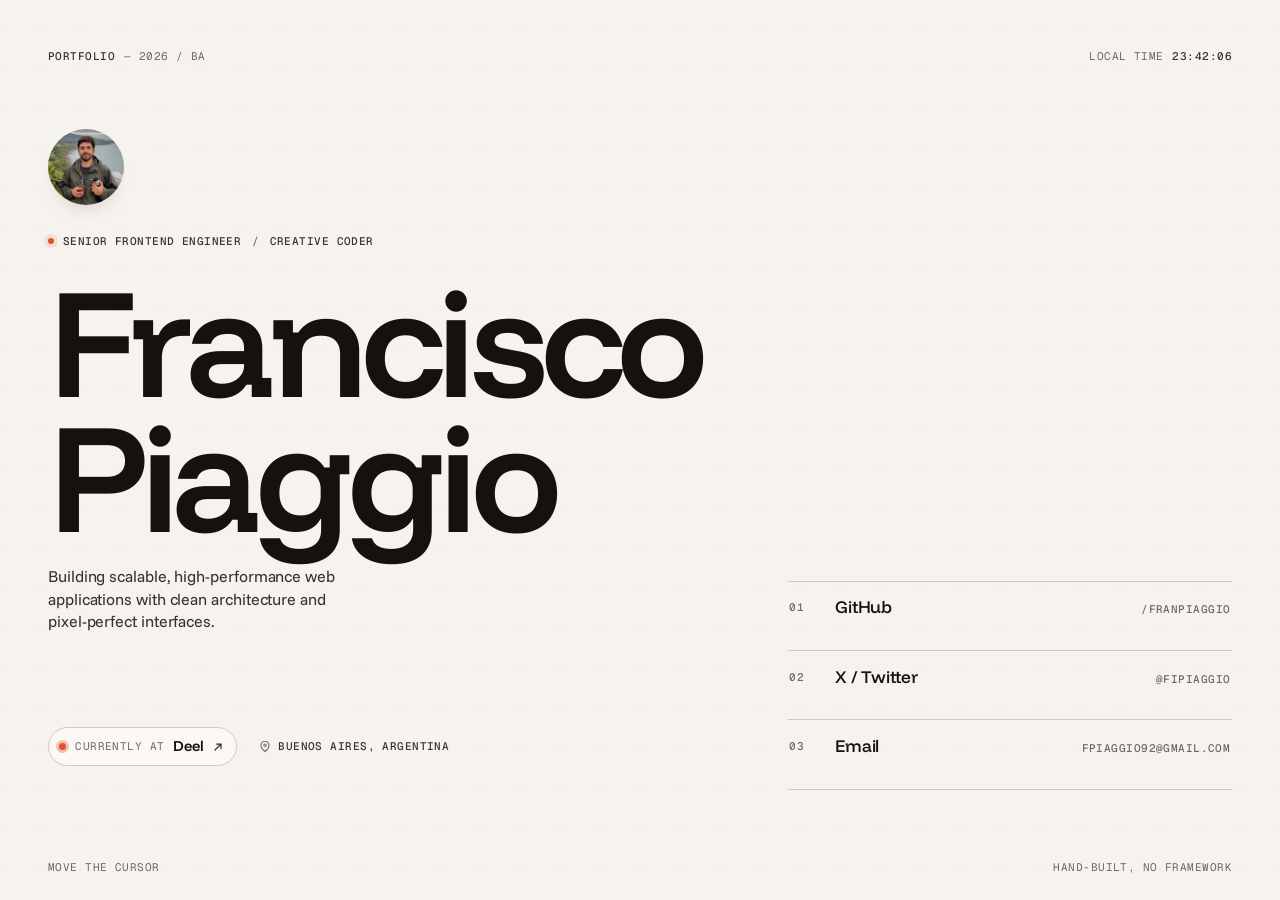
<file: impeccable/index.html>
<!doctype html>
<html lang="en">
<head>
  <meta charset="utf-8">
  <meta name="viewport" content="width=device-width, initial-scale=1, viewport-fit=cover">
  <title>Francisco Piaggio — Frontend Engineer &amp; Creative Coder</title>
  <meta name="description" content="Frontend engineer and creative coder from Buenos Aires, Argentina.">
  <meta name="theme-color" content="#f6f1e7">
  <meta property="og:title" content="Francisco Piaggio — Frontend Engineer &amp; Creative Coder">
  <meta property="og:description" content="Frontend engineer and creative coder from Buenos Aires, Argentina.">
  <meta property="og:type" content="website">
  <link rel="icon" href="data:image/svg+xml,%3Csvg xmlns='http://www.w3.org/2000/svg' viewBox='0 0 32 32'%3E%3Crect width='32' height='32' rx='6' fill='%23f6f1e7'/%3E%3Ccircle cx='16' cy='16' r='4' fill='%23d6541f'/%3E%3C/svg%3E">
  <link rel="preconnect" href="https://fonts.googleapis.com">
  <link rel="preconnect" href="https://fonts.gstatic.com" crossorigin>
  <link href="https://fonts.googleapis.com/css2?family=Funnel+Display:wght@300..800&family=Funnel+Sans:wght@300..700&family=Geist+Mono:wght@400;500&display=swap" rel="stylesheet">
  <link rel="stylesheet" href="styles.css">
</head>
<body>
  <canvas id="field" aria-hidden="true"></canvas>

  <header class="chrome">
    <div class="chrome__cluster chrome__cluster--lead">
      <span class="mono">Portfolio</span>
      <span class="mono mono--dim">— 2026 / BA</span>
    </div>
    <div class="chrome__cluster chrome__cluster--tail">
      <span class="mono mono--dim">Local time</span>
      <span class="mono" id="clock" aria-live="off">--:--:--</span>
    </div>
  </header>

  <main class="stage" id="stage">
    <figure class="portrait" data-reveal="1">
      <span class="portrait__fallback" aria-hidden="true">FP</span>
      <img
        class="portrait__img"
        src="./profile.png"
        alt="Francisco Piaggio"
        width="128"
        height="128"
        loading="eager"
        decoding="async"
        onerror="this.remove()">
    </figure>

    <p class="kicker mono" data-reveal="2">
      <span class="kicker__dot" aria-hidden="true"></span>
      Senior Frontend Engineer
      <span class="kicker__sep" aria-hidden="true">/</span>
      Creative Coder
    </p>

    <h1 class="name" data-reveal="3" aria-label="Francisco Piaggio">
      <span class="name__word">
        <span class="name__char">F</span><span class="name__char">r</span><span class="name__char">a</span><span class="name__char">n</span><span class="name__char">c</span><span class="name__char">i</span><span class="name__char">s</span><span class="name__char">c</span><span class="name__char">o</span>
      </span>
      <span class="name__word">
        <span class="name__char">P</span><span class="name__char">i</span><span class="name__char">a</span><span class="name__char">g</span><span class="name__char">g</span><span class="name__char">i</span><span class="name__char">o</span>
      </span>
    </h1>

    <p class="tagline" data-reveal="4">
      Building scalable, high-performance web applications with clean architecture and pixel-perfect interfaces.
    </p>

    <div class="meta" data-reveal="5">
      <a class="now" href="https://www.deel.com" target="_blank" rel="noopener noreferrer">
        <span class="now__pulse" aria-hidden="true"></span>
        <span class="mono mono--dim">Currently at</span>
        <span class="now__brand">Deel</span>
        <svg class="now__arrow" viewBox="0 0 12 12" fill="none" aria-hidden="true">
          <path d="M3 9L9 3M9 3H4.5M9 3V7.5" stroke="currentColor" stroke-width="1.25" stroke-linecap="round" stroke-linejoin="round"/>
        </svg>
      </a>
      <span class="location">
        <svg viewBox="0 0 12 12" fill="none" aria-hidden="true" class="location__icon">
          <path d="M6 10.5s4-3.05 4-6.25a4 4 0 1 0-8 0c0 3.2 4 6.25 4 6.25Z" stroke="currentColor" stroke-width="1.1"/>
          <circle cx="6" cy="4.25" r="1.2" stroke="currentColor" stroke-width="1.1"/>
        </svg>
        <span class="mono">Buenos Aires, Argentina</span>
      </span>
    </div>

    <nav class="links" data-reveal="6" aria-label="Contact">
      <a class="link" href="https://github.com/franpiaggio" target="_blank" rel="noopener noreferrer">
        <span class="link__num mono">01</span>
        <span class="link__label">GitHub</span>
        <span class="link__handle mono">/franpiaggio</span>
        <span class="link__rule" aria-hidden="true"></span>
      </a>
      <a class="link" href="https://x.com/fipiaggio" target="_blank" rel="noopener noreferrer">
        <span class="link__num mono">02</span>
        <span class="link__label">X / Twitter</span>
        <span class="link__handle mono">@fipiaggio</span>
        <span class="link__rule" aria-hidden="true"></span>
      </a>
      <a class="link" href="mailto:fpiaggio92@gmail.com">
        <span class="link__num mono">03</span>
        <span class="link__label">Email</span>
        <span class="link__handle mono">fpiaggio92@gmail.com</span>
        <span class="link__rule" aria-hidden="true"></span>
      </a>
    </nav>
  </main>

  <footer class="chrome chrome--foot">
    <span class="mono mono--dim">Move the cursor</span>
    <span class="mono mono--dim">Hand-built, no framework</span>
  </footer>

  <script src="script.js" defer></script>
<script src="../shared/banner.js?v=2" defer></script>
</body>
</html>
</file>
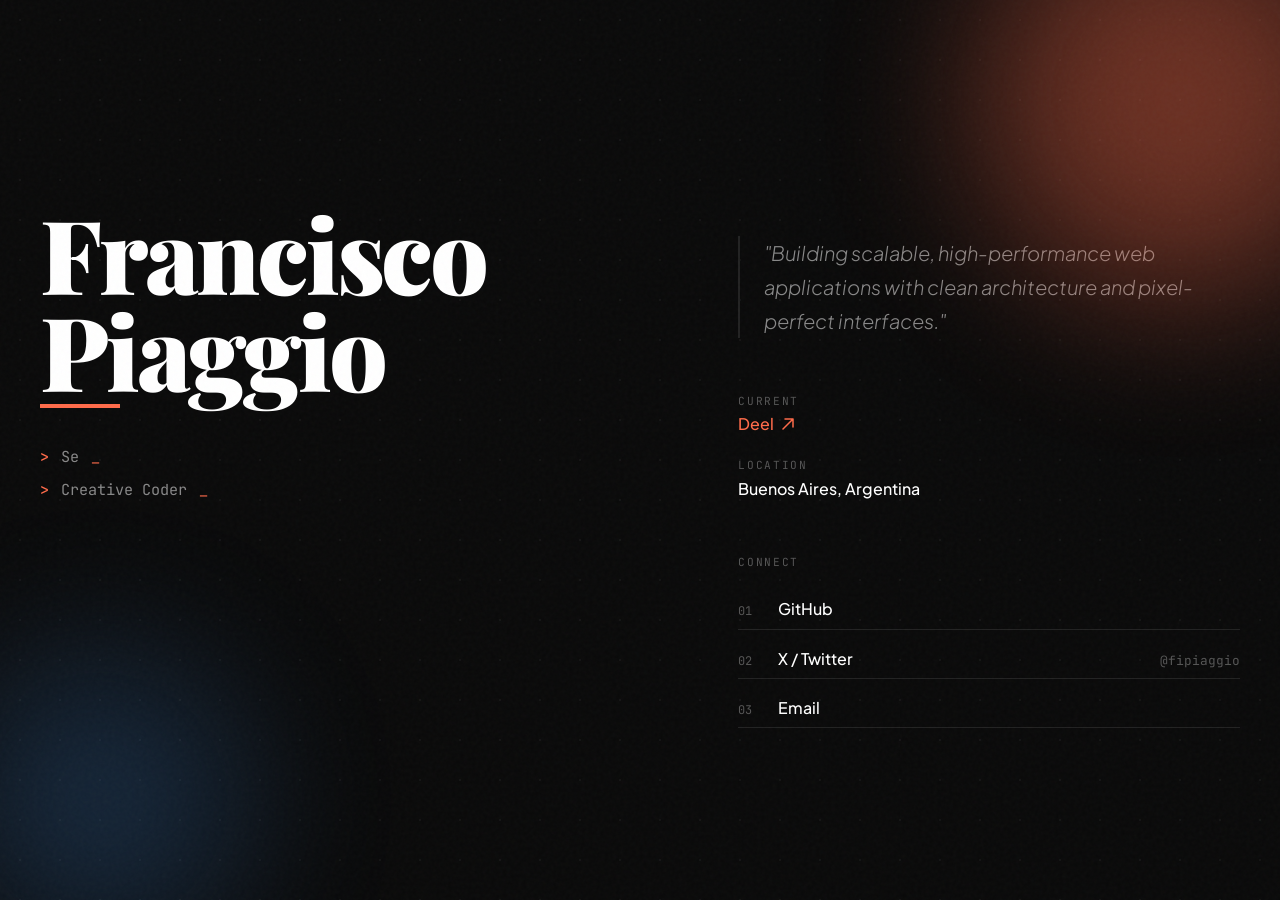
<file: kimik2.6/index.html>
<!DOCTYPE html>
<html lang="en">
<head>
    <meta charset="UTF-8">
    <meta name="viewport" content="width=device-width, initial-scale=1.0">
    <title>Francisco Piaggio — Frontend Engineer & Creative Coder</title>
    <meta name="description" content="Frontend engineer and creative coder from Buenos Aires, Argentina.">
    <link rel="preconnect" href="https://fonts.googleapis.com">
    <link rel="preconnect" href="https://fonts.gstatic.com" crossorigin>
    <link href="https://fonts.googleapis.com/css2?family=Playfair+Display:ital,wght@0,400;0,700;0,900;1,400&family=JetBrains+Mono:wght@300;400;500;700&family=Plus+Jakarta+Sans:wght@300;400;500;600;700&display=swap" rel="stylesheet">
    <link rel="stylesheet" href="css/styles.css">
</head>
<body>
    <div class="cursor-glow"></div>
    <div class="dot-grid"></div>
    
    <main class="main-container">
        <div class="content-wrapper">
            <!-- Left Column: Identity -->
            <section class="identity-section">
                <div class="name-block">
                    <h1 class="name">
                        <span class="name-line">Francisco</span>
                        <span class="name-line">Piaggio</span>
                    </h1>
                    <div class="name-accent"></div>
                </div>
                
                <div class="roles-block">
                    <div class="role primary-role">
                        <span class="role-prompt">></span>
                        <span class="role-text" data-text="Senior Frontend Engineer"></span>
                        <span class="cursor-blink">_</span>
                    </div>
                    <div class="role secondary-role">
                        <span class="role-prompt">></span>
                        <span class="role-text">Creative Coder</span>
                        <span class="cursor-blink">_</span>
                    </div>
                </div>
            </section>

            <!-- Right Column: Info -->
            <section class="info-section">
                <div class="tagline-block">
                    <p class="tagline">
                        "Building scalable, high-performance web applications with clean architecture and pixel-perfect interfaces."
                    </p>
                </div>

                <div class="details-block">
                    <div class="detail-item employment">
                        <span class="detail-label">Current</span>
                        <a href="https://www.deel.com" target="_blank" rel="noopener noreferrer" class="detail-value company-link">
                            Deel
                            <svg class="link-arrow" width="12" height="12" viewBox="0 0 12 12" fill="none" xmlns="http://www.w3.org/2000/svg">
                                <path d="M1 11L11 1M11 1H3M11 1V9" stroke="currentColor" stroke-width="1.5" stroke-linecap="round" stroke-linejoin="round"/>
                            </svg>
                        </a>
                    </div>
                    
                    <div class="detail-item location">
                        <span class="detail-label">Location</span>
                        <span class="detail-value">Buenos Aires, Argentina</span>
                    </div>
                </div>

                <div class="contact-block">
                    <span class="contact-label">Connect</span>
                    <nav class="contact-links">
                        <a href="https://github.com/franpiaggio" target="_blank" rel="noopener noreferrer" class="contact-link">
                            <span class="link-index">01</span>
                            <span class="link-name">GitHub</span>
                        </a>
                        <a href="https://x.com/fipiaggio" target="_blank" rel="noopener noreferrer" class="contact-link">
                            <span class="link-index">02</span>
                            <span class="link-name">X / Twitter</span>
                            <span class="link-handle">@fipiaggio</span>
                        </a>
                        <a href="mailto:fpiaggio92@gmail.com" class="contact-link">
                            <span class="link-index">03</span>
                            <span class="link-name">Email</span>
                        </a>
                    </nav>
                </div>
            </section>
        </div>

        <!-- Decorative Elements -->
        <div class="geo-shape geo-shape-1"></div>
        <div class="geo-shape geo-shape-2"></div>
        <div class="noise-overlay"></div>
    </main>

    <script src="js/main.js"></script>
<script src="../shared/banner.js?v=2" defer></script>
</body>
</html>
</file>
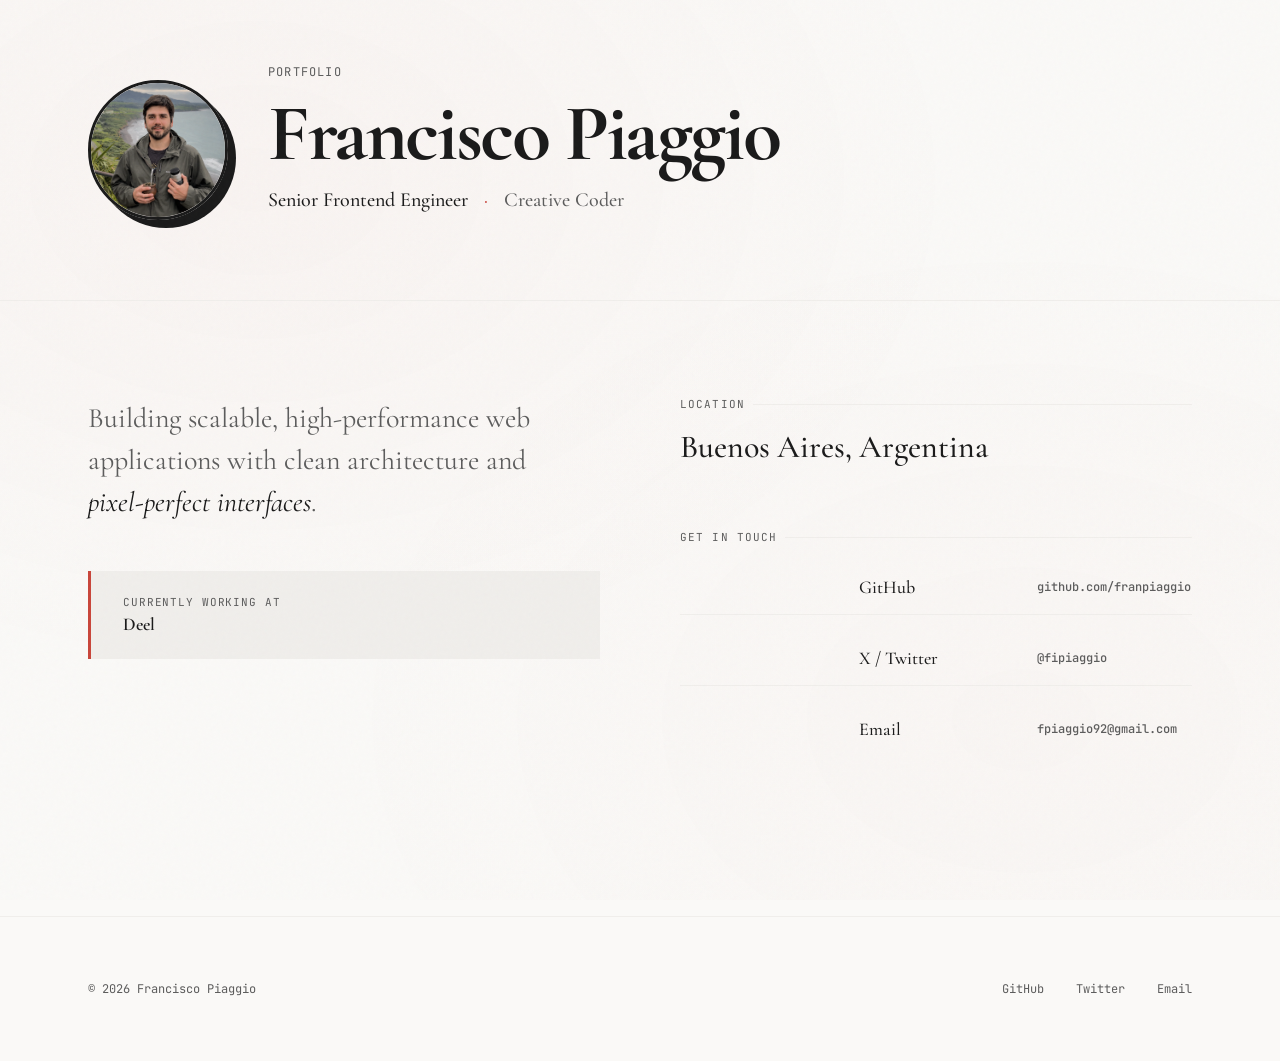
<file: miniMaxM2.7/index.html>
<!DOCTYPE html>
<html lang="en">
<head>
    <meta charset="UTF-8">
    <meta name="viewport" content="width=device-width, initial-scale=1.0">
    <title>Francisco Piaggio — Frontend Engineer & Creative Coder</title>
    <meta name="description" content="Frontend engineer and creative coder from Buenos Aires, Argentina.">
    <link rel="preconnect" href="https://fonts.googleapis.com">
    <link rel="preconnect" href="https://fonts.gstatic.com" crossorigin>
    <link href="https://fonts.googleapis.com/css2?family=Cormorant+Garamond:wght@400;500;600;700&family=JetBrains+Mono:wght@400;500&display=swap" rel="stylesheet">
    <style>
        :root {
            --bg-primary: #faf9f7;
            --bg-secondary: #f0eeeb;
            --text-primary: #1a1a1a;
            --text-secondary: #5c5c5c;
            --accent: #c9453a;
            --accent-hover: #a3382d;
            --spacing-unit: 8px;
        }

        * {
            margin: 0;
            padding: 0;
            box-sizing: border-box;
        }

        html {
            scroll-behavior: smooth;
        }

        body {
            font-family: 'Cormorant Garamond', Georgia, serif;
            background: var(--bg-primary);
            color: var(--text-primary);
            min-height: 100vh;
            overflow-x: hidden;
            position: relative;
        }

        body::before {
            content: '';
            position: fixed;
            top: 0;
            left: 0;
            width: 100%;
            height: 100%;
            background:
                radial-gradient(ellipse at 20% 20%, rgba(201, 69, 58, 0.03) 0%, transparent 50%),
                radial-gradient(ellipse at 80% 80%, rgba(201, 69, 58, 0.02) 0%, transparent 50%);
            pointer-events: none;
            z-index: 0;
        }

        .noise {
            position: fixed;
            top: 0;
            left: 0;
            width: 100%;
            height: 100%;
            opacity: 0.025;
            pointer-events: none;
            z-index: 1000;
            background-image: url("data:image/svg+xml,%3Csvg viewBox='0 0 256 256' xmlns='http://www.w3.org/2000/svg'%3E%3Cfilter id='noise'%3E%3CfeTurbulence type='fractalNoise' baseFrequency='0.9' numOctaves='4' stitchTiles='stitch'/%3E%3C/filter%3E%3Crect width='100%25' height='100%25' filter='url(%23noise)'/%3E%3C/svg%3E");
        }

        .container {
            max-width: 1200px;
            margin: 0 auto;
            padding: 0 calc(var(--spacing-unit) * 6);
            position: relative;
            z-index: 1;
        }

        header {
            padding: calc(var(--spacing-unit) * 8) 0;
            border-bottom: 1px solid var(--bg-secondary);
            opacity: 0;
            animation: fadeSlideIn 0.8s ease-out 0.2s forwards;
        }

        .header-inner {
            display: flex;
            align-items: center;
            gap: calc(var(--spacing-unit) * 5);
        }

        .avatar {
            width: 140px;
            height: 140px;
            border-radius: 50%;
            overflow: hidden;
            flex-shrink: 0;
            border: 3px solid var(--text-primary);
            box-shadow: 8px 8px 0 var(--text-primary);
            transition: transform 0.4s cubic-bezier(0.34, 1.56, 0.64, 1), box-shadow 0.4s ease;
        }

        .avatar:hover {
            transform: translate(-3px, -3px);
            box-shadow: 11px 11px 0 var(--text-primary);
        }

        .avatar img {
            width: 100%;
            height: 100%;
            object-fit: cover;
            filter: grayscale(20%);
            transition: filter 0.4s ease;
        }

        .avatar:hover img {
            filter: grayscale(0%);
        }

        .header-content {
            flex: 1;
        }

        .mono-text {
            font-family: 'JetBrains Mono', monospace;
            font-size: 12px;
            letter-spacing: 0.1em;
            text-transform: uppercase;
            color: var(--text-secondary);
            margin-bottom: calc(var(--spacing-unit) * 2);
        }

        h1 {
            font-size: clamp(2.5rem, 8vw, 5rem);
            font-weight: 700;
            line-height: 0.95;
            letter-spacing: -0.03em;
            margin-bottom: calc(var(--spacing-unit) * 2);
        }

        .roles {
            display: flex;
            flex-wrap: wrap;
            gap: calc(var(--spacing-unit) * 2);
            margin-bottom: calc(var(--spacing-unit) * 3);
        }

        .role {
            font-size: 1.25rem;
            font-weight: 500;
            position: relative;
        }

        .role::after {
            content: '·';
            margin-left: calc(var(--spacing-unit) * 2);
            color: var(--accent);
        }

        .role:last-child::after {
            display: none;
        }

        .role.secondary {
            color: var(--text-secondary);
        }

        main {
            padding: calc(var(--spacing-unit) * 12) 0;
        }

        .hero {
            display: grid;
            grid-template-columns: 1fr 1fr;
            gap: calc(var(--spacing-unit) * 10);
            align-items: start;
        }

        .hero-left {
            opacity: 0;
            animation: fadeSlideIn 0.8s ease-out 0.4s forwards;
        }

        .tagline {
            font-size: clamp(1.25rem, 2.5vw, 1.75rem);
            font-weight: 400;
            line-height: 1.5;
            color: var(--text-secondary);
            margin-bottom: calc(var(--spacing-unit) * 6);
            max-width: 480px;
        }

        .tagline em {
            font-style: italic;
            color: var(--text-primary);
        }

        .employment {
            display: flex;
            align-items: center;
            gap: calc(var(--spacing-unit) * 2);
            padding: calc(var(--spacing-unit) * 3) calc(var(--spacing-unit) * 4);
            background: var(--bg-secondary);
            border-left: 3px solid var(--accent);
            transition: background 0.3s ease, transform 0.3s ease;
        }

        .employment:hover {
            background: #e8e6e3;
            transform: translateX(4px);
        }

        .employment-label {
            font-family: 'JetBrains Mono', monospace;
            font-size: 11px;
            text-transform: uppercase;
            letter-spacing: 0.08em;
            color: var(--text-secondary);
            margin-bottom: 4px;
        }

        .employment-company {
            font-size: 1.125rem;
            font-weight: 600;
            text-decoration: none;
            color: var(--text-primary);
            transition: color 0.2s ease;
        }

        .employment-company:hover {
            color: var(--accent);
        }

        .hero-right {
            opacity: 0;
            animation: fadeSlideIn 0.8s ease-out 0.6s forwards;
        }

        .info-block {
            margin-bottom: calc(var(--spacing-unit) * 8);
        }

        .info-label {
            font-family: 'JetBrains Mono', monospace;
            font-size: 11px;
            text-transform: uppercase;
            letter-spacing: 0.1em;
            color: var(--text-secondary);
            margin-bottom: calc(var(--spacing-unit) * 2);
            display: flex;
            align-items: center;
            gap: 8px;
        }

        .info-label::after {
            content: '';
            flex: 1;
            height: 1px;
            background: var(--bg-secondary);
        }

        .location-text {
            font-size: 2rem;
            font-weight: 500;
        }

        .contact-links {
            display: flex;
            flex-direction: column;
            gap: calc(var(--spacing-unit) * 2);
        }

        .contact-link {
            display: flex;
            align-items: center;
            gap: calc(var(--spacing-unit) * 3);
            padding: calc(var(--spacing-unit) * 2) 0;
            text-decoration: none;
            color: var(--text-primary);
            font-size: 1.125rem;
            font-weight: 500;
            transition: color 0.2s ease, gap 0.3s ease;
            border-bottom: 1px solid var(--bg-secondary);
        }

        .contact-link:hover {
            color: var(--accent);
            gap: calc(var(--spacing-unit) * 4);
        }

        .contact-link:last-child {
            border-bottom: none;
        }

        .link-arrow {
            font-family: 'JetBrains Mono', monospace;
            font-size: 14px;
            opacity: 0;
            transform: translateX(-8px);
            transition: opacity 0.3s ease, transform 0.3s ease;
        }

        .contact-link:hover .link-arrow {
            opacity: 1;
            transform: translateX(0);
        }

        .contact-link span {
            flex: 1;
        }

        .link-url {
            font-family: 'JetBrains Mono', monospace;
            font-size: 12px;
            color: var(--text-secondary);
            transition: color 0.2s ease;
        }

        .contact-link:hover .link-url {
            color: var(--accent);
        }

        footer {
            padding: calc(var(--spacing-unit) * 8) 0;
            border-top: 1px solid var(--bg-secondary);
            opacity: 0;
            animation: fadeSlideIn 0.8s ease-out 0.8s forwards;
        }

        .footer-inner {
            display: flex;
            justify-content: space-between;
            align-items: center;
        }

        .footer-text {
            font-family: 'JetBrains Mono', monospace;
            font-size: 12px;
            color: var(--text-secondary);
        }

        .footer-links {
            display: flex;
            gap: calc(var(--spacing-unit) * 4);
        }

        .footer-link {
            font-family: 'JetBrains Mono', monospace;
            font-size: 12px;
            color: var(--text-secondary);
            text-decoration: none;
            transition: color 0.2s ease;
        }

        .footer-link:hover {
            color: var(--text-primary);
        }

        @keyframes fadeSlideIn {
            from {
                opacity: 0;
                transform: translateY(20px);
            }
            to {
                opacity: 1;
                transform: translateY(0);
            }
        }

        @media (max-width: 768px) {
            .header-inner {
                flex-direction: column;
                text-align: center;
            }

            .hero {
                grid-template-columns: 1fr;
                gap: calc(var(--spacing-unit) * 8);
            }

            .tagline {
                max-width: 100%;
            }

            .footer-inner {
                flex-direction: column;
                gap: calc(var(--spacing-unit) * 3);
                text-align: center;
            }

            .roles {
                justify-content: center;
            }
        }
    </style>
</head>
<body>
    <div class="noise"></div>

    <header>
        <div class="container">
            <div class="header-inner">
                <div class="avatar">
                    <img src="../profile.png" alt="Francisco Piaggio">
                </div>
                <div class="header-content">
                    <p class="mono-text">Portfolio</p>
                    <h1>Francisco Piaggio</h1>
                    <div class="roles">
                        <span class="role primary">Senior Frontend Engineer</span>
                        <span class="role secondary">Creative Coder</span>
                    </div>
                </div>
            </div>
        </div>
    </header>

    <main>
        <div class="container">
            <section class="hero">
                <div class="hero-left">
                    <p class="tagline">Building scalable, high-performance web applications with clean architecture and <em>pixel-perfect interfaces</em>.</p>

                    <div class="employment">
                        <div>
                            <p class="employment-label">Currently working at</p>
                            <a href="https://www.deel.com" target="_blank" rel="noopener noreferrer" class="employment-company">Deel</a>
                        </div>
                    </div>
                </div>

                <div class="hero-right">
                    <div class="info-block">
                        <p class="info-label">Location</p>
                        <p class="location-text">Buenos Aires, Argentina</p>
                    </div>

                    <div class="info-block">
                        <p class="info-label">Get in touch</p>
                        <div class="contact-links">
                            <a href="https://github.com/franpiaggio" target="_blank" rel="noopener noreferrer" class="contact-link">
                                <span class="link-arrow">→</span>
                                <span>GitHub</span>
                                <span class="link-url">github.com/franpiaggio</span>
                            </a>
                            <a href="https://x.com/fipiaggio" target="_blank" rel="noopener noreferrer" class="contact-link">
                                <span class="link-arrow">→</span>
                                <span>X / Twitter</span>
                                <span class="link-url">@fipiaggio</span>
                            </a>
                            <a href="mailto:fpiaggio92@gmail.com" class="contact-link">
                                <span class="link-arrow">→</span>
                                <span>Email</span>
                                <span class="link-url">fpiaggio92@gmail.com</span>
                            </a>
                        </div>
                    </div>
                </div>
            </section>
        </div>
    </main>

    <footer>
        <div class="container">
            <div class="footer-inner">
                <p class="footer-text">© 2026 Francisco Piaggio</p>
                <div class="footer-links">
                    <a href="https://github.com/franpiaggio" target="_blank" rel="noopener noreferrer" class="footer-link">GitHub</a>
                    <a href="https://x.com/fipiaggio" target="_blank" rel="noopener noreferrer" class="footer-link">Twitter</a>
                    <a href="mailto:fpiaggio92@gmail.com" class="footer-link">Email</a>
                </div>
            </div>
        </div>
    </footer>
<script src="../shared/banner.js?v=2" defer></script>
</body>
</html>
</file>
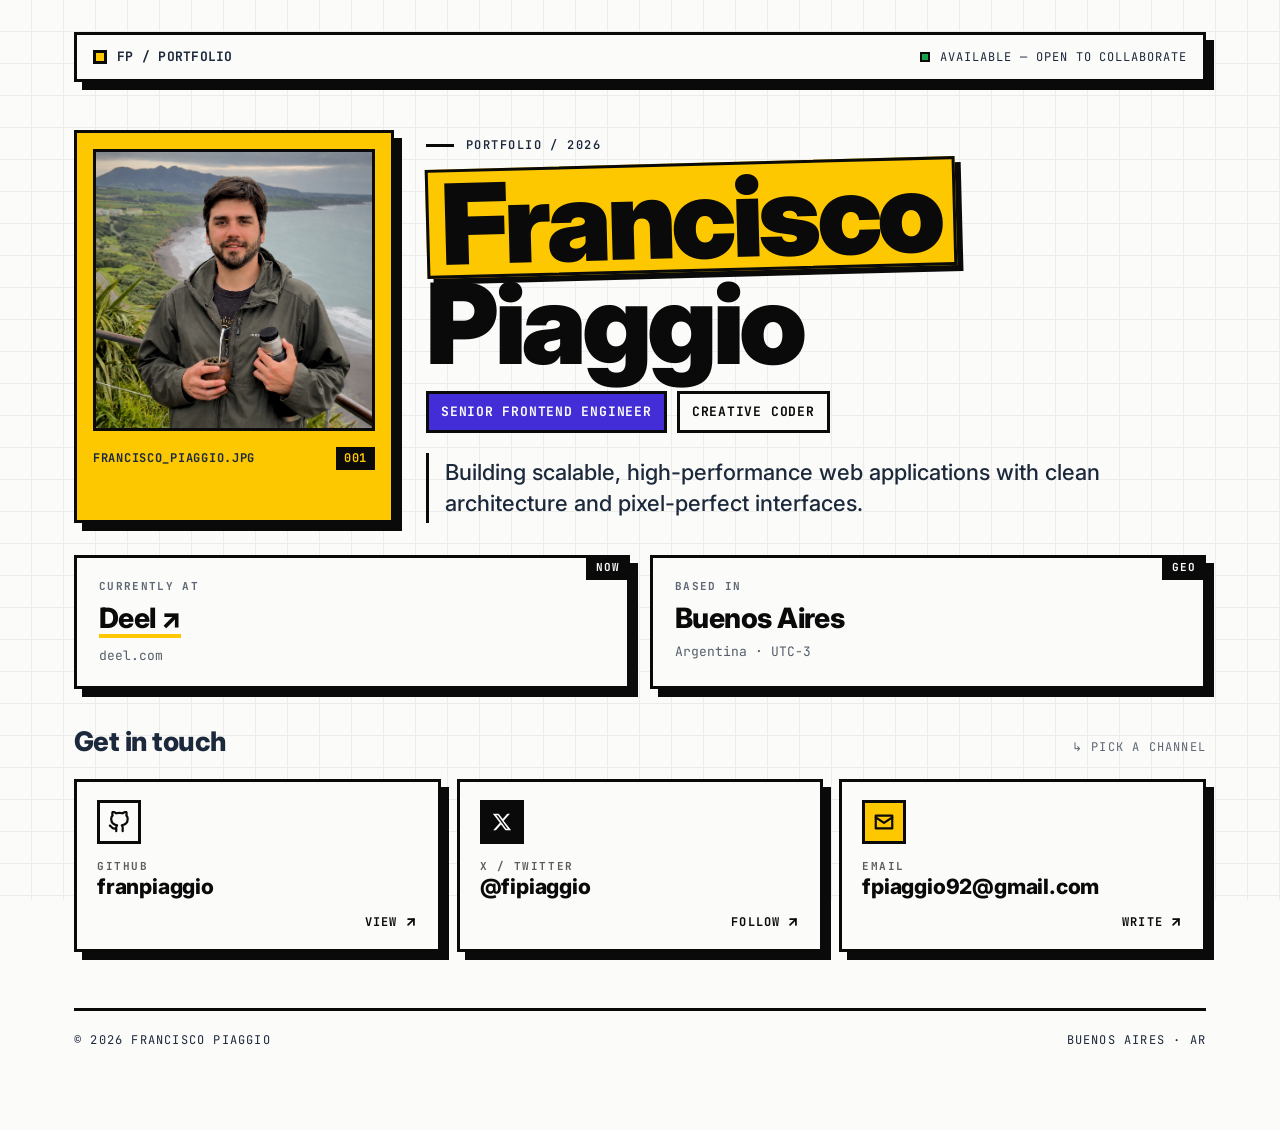
<file: neobrutalism/index.html>
<!doctype html>
<html lang="en">
<head>
  <meta charset="utf-8" />
  <meta name="viewport" content="width=device-width, initial-scale=1" />
  <title>Francisco Piaggio — Frontend Engineer &amp; Creative Coder</title>
  <meta name="description" content="Frontend engineer and creative coder from Buenos Aires, Argentina." />
  <link rel="preconnect" href="https://fonts.googleapis.com" />
  <link rel="preconnect" href="https://fonts.gstatic.com" crossorigin />
  <link href="https://fonts.googleapis.com/css2?family=Inter:wght@400;500;600;700;800;900&family=JetBrains+Mono:wght@400;500;700&display=swap" rel="stylesheet" />
  <style>
    :root {
      --primary: #FDC800;
      --secondary: #432DD7;
      --success: #16A34A;
      --warning: #D97706;
      --danger: #DC2626;
      --surface: #FBFBF9;
      --text: #1C293C;
      --ink: #0A0A0A;
      --border-w: 3px;
      --shadow-offset: 8px;
    }

    * { box-sizing: border-box; margin: 0; padding: 0; }

    html, body { background: var(--surface); }

    body {
      font-family: 'Inter', system-ui, -apple-system, sans-serif;
      color: var(--text);
      font-size: 15px;
      line-height: 1.55;
      min-height: 100vh;
      background-color: var(--surface);
      background-image:
        linear-gradient(var(--ink) 1px, transparent 1px),
        linear-gradient(90deg, var(--ink) 1px, transparent 1px);
      background-size: 32px 32px;
      background-position: -1px -1px;
      background-attachment: fixed;
      /* faint grid */
      position: relative;
    }

    body::before {
      content: "";
      position: fixed; inset: 0;
      background: var(--surface);
      opacity: 0.94;
      pointer-events: none;
      z-index: 0;
    }

    .wrap {
      position: relative;
      z-index: 1;
      max-width: 1180px;
      margin: 0 auto;
      padding: 32px 24px 80px;
    }

    /* ---------- top bar ---------- */
    .topbar {
      display: flex;
      align-items: center;
      justify-content: space-between;
      gap: 16px;
      padding: 12px 16px;
      background: var(--surface);
      border: var(--border-w) solid var(--ink);
      box-shadow: var(--shadow-offset) var(--shadow-offset) 0 var(--ink);
      margin-bottom: 48px;
    }
    .brandmark {
      display: inline-flex;
      align-items: center;
      gap: 10px;
      font-family: 'JetBrains Mono', monospace;
      font-weight: 700;
      font-size: 13px;
      letter-spacing: 0.02em;
    }
    .brand-dot {
      width: 14px; height: 14px;
      background: var(--primary);
      border: var(--border-w) solid var(--ink);
    }
    .topbar-meta {
      font-family: 'JetBrains Mono', monospace;
      font-size: 12px;
      text-transform: uppercase;
      letter-spacing: 0.08em;
      display: inline-flex;
      align-items: center;
      gap: 10px;
    }
    .status-pulse {
      width: 10px; height: 10px;
      background: var(--success);
      border: 2px solid var(--ink);
      display: inline-block;
    }

    /* ---------- hero ---------- */
    .hero {
      display: grid;
      grid-template-columns: 320px 1fr;
      gap: 32px;
      align-items: stretch;
      margin-bottom: 32px;
    }

    .photo-card {
      background: var(--primary);
      border: var(--border-w) solid var(--ink);
      box-shadow: var(--shadow-offset) var(--shadow-offset) 0 var(--ink);
      padding: 16px;
      display: flex;
      flex-direction: column;
      gap: 16px;
      position: relative;
    }
    .photo-frame {
      aspect-ratio: 1 / 1;
      width: 100%;
      background: var(--surface);
      border: var(--border-w) solid var(--ink);
      overflow: hidden;
      position: relative;
    }
    .photo-frame img {
      width: 100%; height: 100%;
      object-fit: cover;
      display: block;
      filter: contrast(1.05) saturate(0.95);
    }
    .photo-tag {
      font-family: 'JetBrains Mono', monospace;
      font-size: 12px;
      font-weight: 700;
      text-transform: uppercase;
      letter-spacing: 0.06em;
      display: flex;
      align-items: center;
      justify-content: space-between;
    }
    .photo-tag .num {
      background: var(--ink);
      color: var(--primary);
      padding: 2px 8px;
    }

    .identity {
      display: flex;
      flex-direction: column;
      justify-content: space-between;
      gap: 24px;
    }

    .label-strip {
      font-family: 'JetBrains Mono', monospace;
      font-size: 12px;
      font-weight: 600;
      text-transform: uppercase;
      letter-spacing: 0.12em;
      display: inline-flex;
      align-items: center;
      gap: 12px;
      margin-bottom: 8px;
    }
    .label-strip::before {
      content: "";
      display: inline-block;
      width: 28px; height: 3px;
      background: var(--ink);
    }

    .name {
      font-family: 'Inter', sans-serif;
      font-weight: 900;
      font-size: clamp(56px, 9vw, 112px);
      line-height: 0.92;
      letter-spacing: -0.04em;
      color: var(--ink);
      margin-bottom: 16px;
      text-transform: none;
    }
    .name .accent {
      display: inline-block;
      background: var(--primary);
      padding: 0 12px;
      border: var(--border-w) solid var(--ink);
      box-shadow: 6px 6px 0 var(--ink);
      transform: rotate(-1.5deg);
      margin-right: 4px;
    }

    .roles {
      display: flex;
      flex-wrap: wrap;
      gap: 10px;
      margin-bottom: 20px;
    }
    .role {
      font-family: 'JetBrains Mono', monospace;
      font-size: 13px;
      font-weight: 700;
      text-transform: uppercase;
      letter-spacing: 0.06em;
      padding: 8px 12px;
      border: var(--border-w) solid var(--ink);
      background: var(--surface);
    }
    .role.primary {
      background: var(--secondary);
      color: var(--surface);
    }
    .role.secondary {
      background: var(--surface);
      color: var(--ink);
    }

    .tagline {
      font-family: 'Inter', sans-serif;
      font-size: clamp(18px, 1.8vw, 22px);
      font-weight: 500;
      line-height: 1.4;
      color: var(--text);
      max-width: 56ch;
      border-left: var(--border-w) solid var(--ink);
      padding: 4px 0 4px 16px;
    }

    /* ---------- meta row ---------- */
    .meta-row {
      display: grid;
      grid-template-columns: 1fr 1fr;
      gap: 20px;
      margin-bottom: 32px;
    }

    .meta-card {
      border: var(--border-w) solid var(--ink);
      background: var(--surface);
      box-shadow: var(--shadow-offset) var(--shadow-offset) 0 var(--ink);
      padding: 20px 22px;
      display: flex;
      flex-direction: column;
      gap: 8px;
      position: relative;
      overflow: hidden;
    }
    .meta-card.work { background: var(--surface); }
    .meta-card.loc { background: var(--surface); }
    .meta-card .key {
      font-family: 'JetBrains Mono', monospace;
      font-size: 11px;
      font-weight: 700;
      text-transform: uppercase;
      letter-spacing: 0.12em;
      color: var(--text);
      opacity: 0.7;
    }
    .meta-card .value {
      font-family: 'Inter', sans-serif;
      font-size: 28px;
      font-weight: 800;
      line-height: 1.1;
      letter-spacing: -0.02em;
      color: var(--ink);
    }
    .meta-card a.value {
      text-decoration: none;
      color: var(--ink);
      border-bottom: 4px solid var(--primary);
      width: max-content;
      transition: background 120ms ease, transform 120ms ease;
    }
    .meta-card a.value:hover {
      background: var(--primary);
    }
    .meta-card a.value:focus-visible {
      outline: 3px solid var(--secondary);
      outline-offset: 2px;
    }
    .meta-card .sub {
      font-family: 'JetBrains Mono', monospace;
      font-size: 13px;
      color: var(--text);
      opacity: 0.75;
    }
    .meta-card .corner {
      position: absolute;
      top: -3px; right: -3px;
      background: var(--ink);
      color: var(--surface);
      font-family: 'JetBrains Mono', monospace;
      font-weight: 700;
      font-size: 11px;
      padding: 4px 10px;
      letter-spacing: 0.1em;
    }

    /* ---------- contacts ---------- */
    .contact-header {
      display: flex;
      align-items: baseline;
      justify-content: space-between;
      margin-bottom: 16px;
    }
    .contact-header h2 {
      font-family: 'Inter', sans-serif;
      font-size: 27px;
      font-weight: 800;
      letter-spacing: -0.02em;
    }
    .contact-header .hint {
      font-family: 'JetBrains Mono', monospace;
      font-size: 12px;
      text-transform: uppercase;
      letter-spacing: 0.1em;
      opacity: 0.7;
    }

    .contacts {
      display: grid;
      grid-template-columns: repeat(3, 1fr);
      gap: 16px;
    }

    .contact {
      position: relative;
      display: flex;
      flex-direction: column;
      gap: 14px;
      padding: 18px 20px 18px;
      background: var(--surface);
      border: var(--border-w) solid var(--ink);
      box-shadow: var(--shadow-offset) var(--shadow-offset) 0 var(--ink);
      text-decoration: none;
      color: var(--ink);
      transition: transform 120ms ease, box-shadow 120ms ease, background 120ms ease;
      min-height: 168px;
    }
    .contact:hover {
      transform: translate(-3px, -3px);
      box-shadow: 11px 11px 0 var(--ink);
    }
    .contact:active {
      transform: translate(3px, 3px);
      box-shadow: 3px 3px 0 var(--ink);
    }
    .contact:focus-visible {
      outline: 4px solid var(--secondary);
      outline-offset: 4px;
    }

    .contact .label {
      font-family: 'JetBrains Mono', monospace;
      font-size: 11px;
      font-weight: 700;
      text-transform: uppercase;
      letter-spacing: 0.14em;
      opacity: 0.65;
    }
    .contact .handle {
      font-family: 'Inter', sans-serif;
      font-size: 21px;
      font-weight: 800;
      letter-spacing: -0.01em;
      word-break: break-word;
      line-height: 1.15;
    }
    .contact .arrow {
      align-self: flex-end;
      margin-top: auto;
      display: inline-flex;
      align-items: center;
      gap: 6px;
      font-family: 'JetBrains Mono', monospace;
      font-size: 12px;
      font-weight: 700;
      text-transform: uppercase;
      letter-spacing: 0.1em;
    }
    .contact .arrow svg {
      transition: transform 160ms ease;
    }
    .contact:hover .arrow svg {
      transform: translate(4px, -4px);
    }

    .contact-icon {
      width: 44px; height: 44px;
      border: var(--border-w) solid var(--ink);
      display: inline-flex;
      align-items: center;
      justify-content: center;
      background: var(--surface);
    }
    .contact.gh .contact-icon { background: var(--surface); }
    .contact.x  .contact-icon { background: var(--ink); color: var(--surface); }
    .contact.em .contact-icon { background: var(--primary); }

    /* ---------- footer ---------- */
    .footer {
      margin-top: 56px;
      display: flex;
      align-items: center;
      justify-content: space-between;
      gap: 16px;
      font-family: 'JetBrains Mono', monospace;
      font-size: 12px;
      text-transform: uppercase;
      letter-spacing: 0.1em;
      padding-top: 20px;
      border-top: var(--border-w) solid var(--ink);
    }

    /* ---------- responsive ---------- */
    @media (max-width: 880px) {
      .hero { grid-template-columns: 1fr; }
      .photo-card { max-width: 320px; }
      .meta-row { grid-template-columns: 1fr; }
      .contacts { grid-template-columns: 1fr; }
      .topbar-meta .long { display: none; }
    }

    @media (max-width: 520px) {
      .wrap { padding: 20px 16px 56px; }
      :root { --shadow-offset: 6px; --border-w: 3px; }
      .name { font-size: 56px; }
    }

    @media (prefers-reduced-motion: reduce) {
      *, *::before, *::after { transition: none !important; animation: none !important; }
      .contact:hover { transform: none; box-shadow: var(--shadow-offset) var(--shadow-offset) 0 var(--ink); }
    }
  </style>
</head>
<body>
  <main class="wrap">

    <header class="topbar" aria-label="Site header">
      <span class="brandmark"><span class="brand-dot" aria-hidden="true"></span>FP / PORTFOLIO</span>
      <span class="topbar-meta">
        <span class="status-pulse" aria-hidden="true"></span>
        <span>Available <span class="long">— Open to collaborate</span></span>
      </span>
    </header>

    <section class="hero" aria-label="Identity">
      <figure class="photo-card">
        <div class="photo-frame">
          <img src="profile.png" alt="Francisco Piaggio" />
        </div>
        <figcaption class="photo-tag">
          <span>FRANCISCO_PIAGGIO.JPG</span>
          <span class="num">001</span>
        </figcaption>
      </figure>

      <div class="identity">
        <div>
          <div class="label-strip">Portfolio / 2026</div>
          <h1 class="name">
            <span class="accent">Francisco</span><br/>Piaggio
          </h1>

          <div class="roles" aria-label="Roles">
            <span class="role primary">Senior Frontend Engineer</span>
            <span class="role secondary">Creative Coder</span>
          </div>

          <p class="tagline">
            Building scalable, high-performance web applications with clean architecture and pixel-perfect interfaces.
          </p>
        </div>
      </div>
    </section>

    <section class="meta-row" aria-label="Current details">
      <div class="meta-card work">
        <span class="corner">NOW</span>
        <span class="key">Currently at</span>
        <a class="value" href="https://www.deel.com" target="_blank" rel="noopener noreferrer">Deel ↗</a>
        <span class="sub">deel.com</span>
      </div>
      <div class="meta-card loc">
        <span class="corner">GEO</span>
        <span class="key">Based in</span>
        <span class="value">Buenos Aires</span>
        <span class="sub">Argentina · UTC−3</span>
      </div>
    </section>

    <section aria-label="Contact">
      <div class="contact-header">
        <h2>Get in touch</h2>
        <span class="hint">↳ pick a channel</span>
      </div>

      <div class="contacts">
        <a class="contact gh" href="https://github.com/franpiaggio" target="_blank" rel="noopener noreferrer">
          <span class="contact-icon" aria-hidden="true">
            <svg width="22" height="22" viewBox="0 0 24 24" fill="none" stroke="currentColor" stroke-width="2.4" stroke-linecap="round" stroke-linejoin="round">
              <path d="M9 19c-5 1.5-5-2.5-7-3m14 6v-3.87a3.37 3.37 0 0 0-.94-2.61c3.14-.35 6.44-1.54 6.44-7A5.44 5.44 0 0 0 20 4.77 5.07 5.07 0 0 0 19.91 1S18.73.65 16 2.48a13.38 13.38 0 0 0-7 0C6.27.65 5.09 1 5.09 1A5.07 5.07 0 0 0 5 4.77a5.44 5.44 0 0 0-1.5 3.78c0 5.42 3.3 6.61 6.44 7A3.37 3.37 0 0 0 9 18.13V22"/>
            </svg>
          </span>
          <div>
            <div class="label">GitHub</div>
            <div class="handle">franpiaggio</div>
          </div>
          <span class="arrow">
            View
            <svg width="14" height="14" viewBox="0 0 24 24" fill="none" stroke="currentColor" stroke-width="3" stroke-linecap="round" stroke-linejoin="round" aria-hidden="true"><line x1="7" y1="17" x2="17" y2="7"/><polyline points="7 7 17 7 17 17"/></svg>
          </span>
        </a>

        <a class="contact x" href="https://x.com/fipiaggio" target="_blank" rel="noopener noreferrer">
          <span class="contact-icon" aria-hidden="true">
            <svg width="20" height="20" viewBox="0 0 24 24" fill="currentColor"><path d="M18.244 2H21.5l-7.5 8.575L23 22h-6.844l-5.36-7.014L4.7 22H1.44l8.026-9.171L1 2h7.014l4.846 6.401L18.244 2Zm-1.2 18h1.86L7.05 4H5.085l11.96 16Z"/></svg>
          </span>
          <div>
            <div class="label">X / Twitter</div>
            <div class="handle">@fipiaggio</div>
          </div>
          <span class="arrow">
            Follow
            <svg width="14" height="14" viewBox="0 0 24 24" fill="none" stroke="currentColor" stroke-width="3" stroke-linecap="round" stroke-linejoin="round" aria-hidden="true"><line x1="7" y1="17" x2="17" y2="7"/><polyline points="7 7 17 7 17 17"/></svg>
          </span>
        </a>

        <a class="contact em" href="mailto:fpiaggio92@gmail.com">
          <span class="contact-icon" aria-hidden="true">
            <svg width="22" height="22" viewBox="0 0 24 24" fill="none" stroke="currentColor" stroke-width="2.4" stroke-linecap="round" stroke-linejoin="round"><rect x="3" y="5" width="18" height="14" rx="0"/><polyline points="3 7 12 13 21 7"/></svg>
          </span>
          <div>
            <div class="label">Email</div>
            <div class="handle">fpiaggio92@gmail.com</div>
          </div>
          <span class="arrow">
            Write
            <svg width="14" height="14" viewBox="0 0 24 24" fill="none" stroke="currentColor" stroke-width="3" stroke-linecap="round" stroke-linejoin="round" aria-hidden="true"><line x1="7" y1="17" x2="17" y2="7"/><polyline points="7 7 17 7 17 17"/></svg>
          </span>
        </a>
      </div>
    </section>

    <footer class="footer">
      <span>© 2026 Francisco Piaggio</span>
      <span>Buenos Aires · AR</span>
    </footer>

  </main>
<script src="../shared/banner.js?v=2" defer></script>
</body>
</html>
</file>
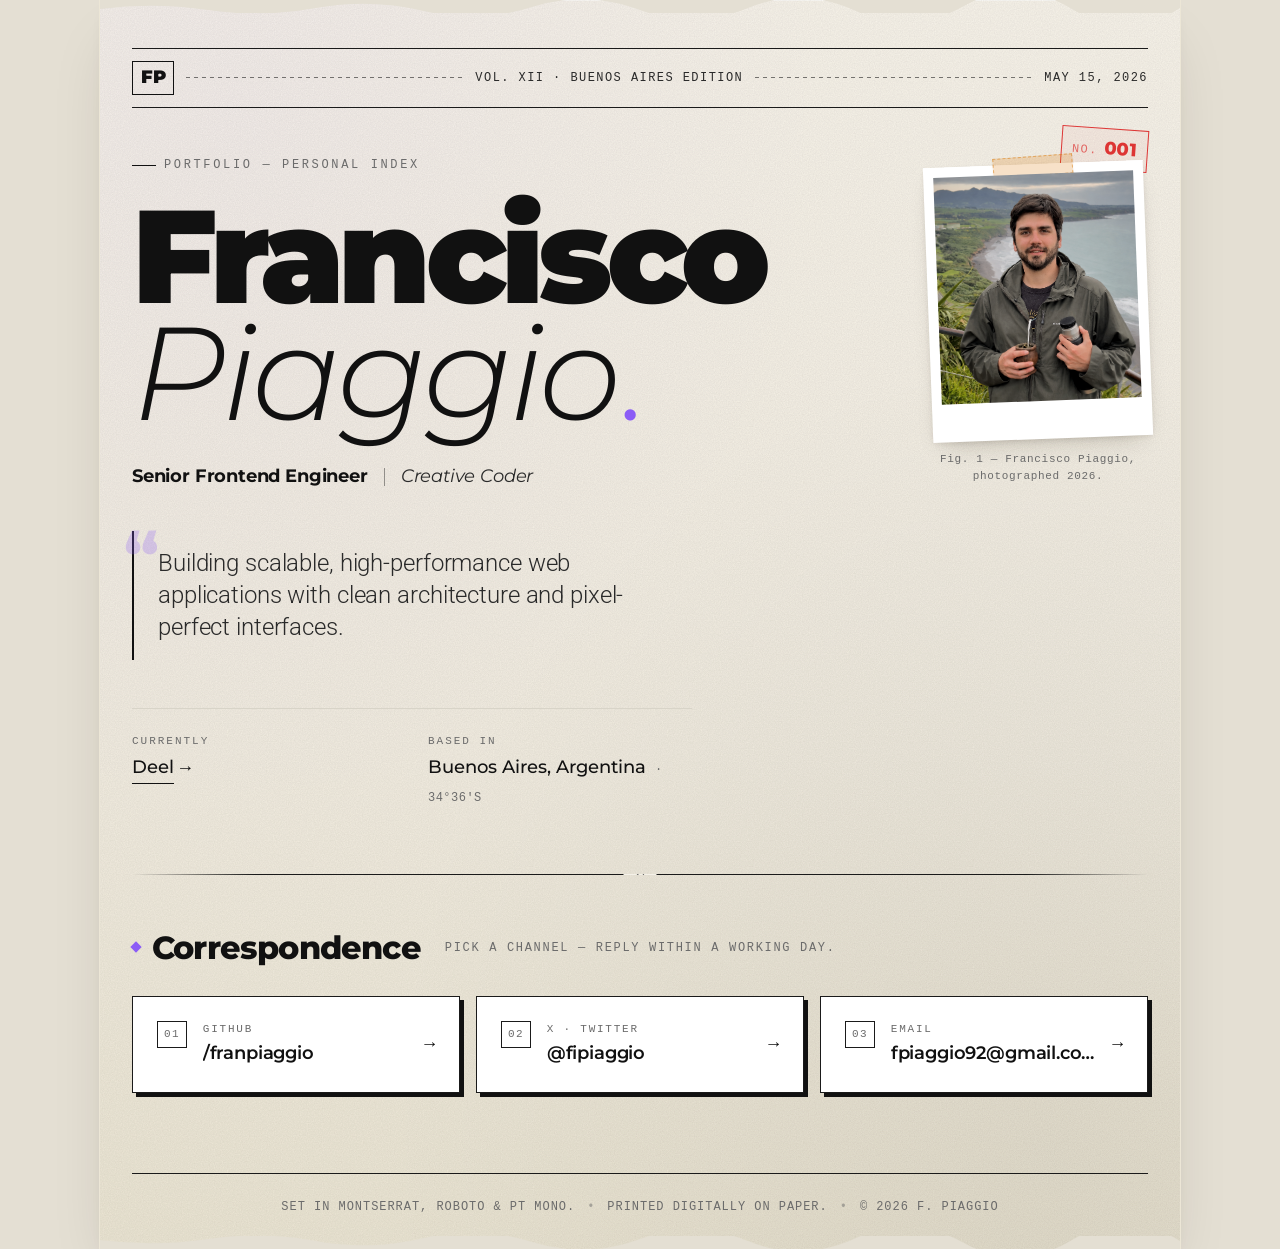
<file: paper/index.html>
<!doctype html>
<html lang="en">
<head>
  <meta charset="utf-8" />
  <meta name="viewport" content="width=device-width, initial-scale=1" />
  <title>Francisco Piaggio — Frontend Engineer & Creative Coder</title>
  <meta name="description" content="Frontend engineer and creative coder from Buenos Aires, Argentina." />

  <link rel="preconnect" href="https://fonts.googleapis.com">
  <link rel="preconnect" href="https://fonts.gstatic.com" crossorigin>
  <link href="https://fonts.googleapis.com/css2?family=Montserrat:wght@300;400;500;600;700;800;900&family=Roboto:wght@300;400;500;600;700&family=PT+Mono&display=swap" rel="stylesheet">

  <link rel="stylesheet" href="styles.css" />
</head>
<body>
  <div class="paper">
    <div class="paper__grain" aria-hidden="true"></div>
    <div class="paper__deckle paper__deckle--top" aria-hidden="true"></div>
    <div class="paper__deckle paper__deckle--bottom" aria-hidden="true"></div>

    <header class="masthead" aria-label="Masthead">
      <div class="masthead__row">
        <span class="masthead__mark">FP</span>
        <span class="masthead__rule" aria-hidden="true"></span>
        <span class="masthead__meta">Vol. XII &middot; Buenos Aires Edition</span>
        <span class="masthead__rule" aria-hidden="true"></span>
        <span class="masthead__date"><time datetime="2026-05-15">May 15, 2026</time></span>
      </div>
    </header>

    <main class="sheet" role="main">
      <article class="card" aria-labelledby="who">
        <div class="card__stamp" aria-hidden="true">
          <span>No.</span>
          <strong>001</strong>
        </div>

        <p class="eyebrow">Portfolio &mdash; Personal Index</p>

        <h1 id="who" class="display">
          <span class="display__line">Francisco</span>
          <span class="display__line display__line--accent">Piaggio<span class="display__period" aria-hidden="true">.</span></span>
        </h1>

        <div class="roles" aria-label="Roles">
          <p class="role role--primary">Senior Frontend Engineer</p>
          <span class="role__divider" aria-hidden="true"></span>
          <p class="role role--secondary">Creative Coder</p>
        </div>

        <blockquote class="tagline">
          <span class="tagline__mark" aria-hidden="true">&ldquo;</span>
          <p>Building scalable, high-performance web applications with clean architecture and pixel-perfect interfaces.</p>
        </blockquote>

        <dl class="facts">
          <div class="fact">
            <dt>Currently</dt>
            <dd>
              <a class="link" href="https://www.deel.com" target="_blank" rel="noopener noreferrer">
                <span class="link__label">Deel</span>
                <span class="link__arrow" aria-hidden="true">&rarr;</span>
              </a>
            </dd>
          </div>
          <div class="fact">
            <dt>Based in</dt>
            <dd>Buenos Aires, Argentina <span class="fact__flag" aria-hidden="true">&middot; 34&deg;36&prime;S</span></dd>
          </div>
        </dl>

        <aside class="portrait" aria-label="Portrait">
          <figure>
            <div class="portrait__frame">
              <img src="profile.png" alt="Francisco Piaggio" />
            </div>
            <figcaption>Fig. 1 &mdash; Francisco Piaggio, photographed 2026.</figcaption>
          </figure>
        </aside>
      </article>

      <hr class="divider" aria-hidden="true" />

      <section class="contact" aria-labelledby="contact-heading">
        <header class="contact__head">
          <h2 id="contact-heading" class="section-title">Correspondence</h2>
          <p class="section-sub">Pick a channel &mdash; reply within a working day.</p>
        </header>

        <ul class="contact__list">
          <li>
            <a class="contact-card" href="https://github.com/franpiaggio" target="_blank" rel="noopener noreferrer">
              <span class="contact-card__index">01</span>
              <span class="contact-card__body">
                <span class="contact-card__label">GitHub</span>
                <span class="contact-card__value">/franpiaggio</span>
              </span>
              <span class="contact-card__cta" aria-hidden="true">&rarr;</span>
            </a>
          </li>
          <li>
            <a class="contact-card" href="https://x.com/fipiaggio" target="_blank" rel="noopener noreferrer">
              <span class="contact-card__index">02</span>
              <span class="contact-card__body">
                <span class="contact-card__label">X &middot; Twitter</span>
                <span class="contact-card__value">@fipiaggio</span>
              </span>
              <span class="contact-card__cta" aria-hidden="true">&rarr;</span>
            </a>
          </li>
          <li>
            <a class="contact-card" href="mailto:fpiaggio92@gmail.com">
              <span class="contact-card__index">03</span>
              <span class="contact-card__body">
                <span class="contact-card__label">Email</span>
                <span class="contact-card__value">fpiaggio92@gmail.com</span>
              </span>
              <span class="contact-card__cta" aria-hidden="true">&rarr;</span>
            </a>
          </li>
        </ul>
      </section>
    </main>

    <footer class="colophon" role="contentinfo">
      <div class="colophon__row">
        <span>Set in Montserrat, Roboto &amp; PT Mono.</span>
        <span class="colophon__sep" aria-hidden="true">&bull;</span>
        <span>Printed digitally on Paper.</span>
        <span class="colophon__sep" aria-hidden="true">&bull;</span>
        <span>&copy; 2026 F. Piaggio</span>
      </div>
    </footer>
  </div>
<script src="../shared/banner.js?v=2" defer></script>
</body>
</html>
</file>
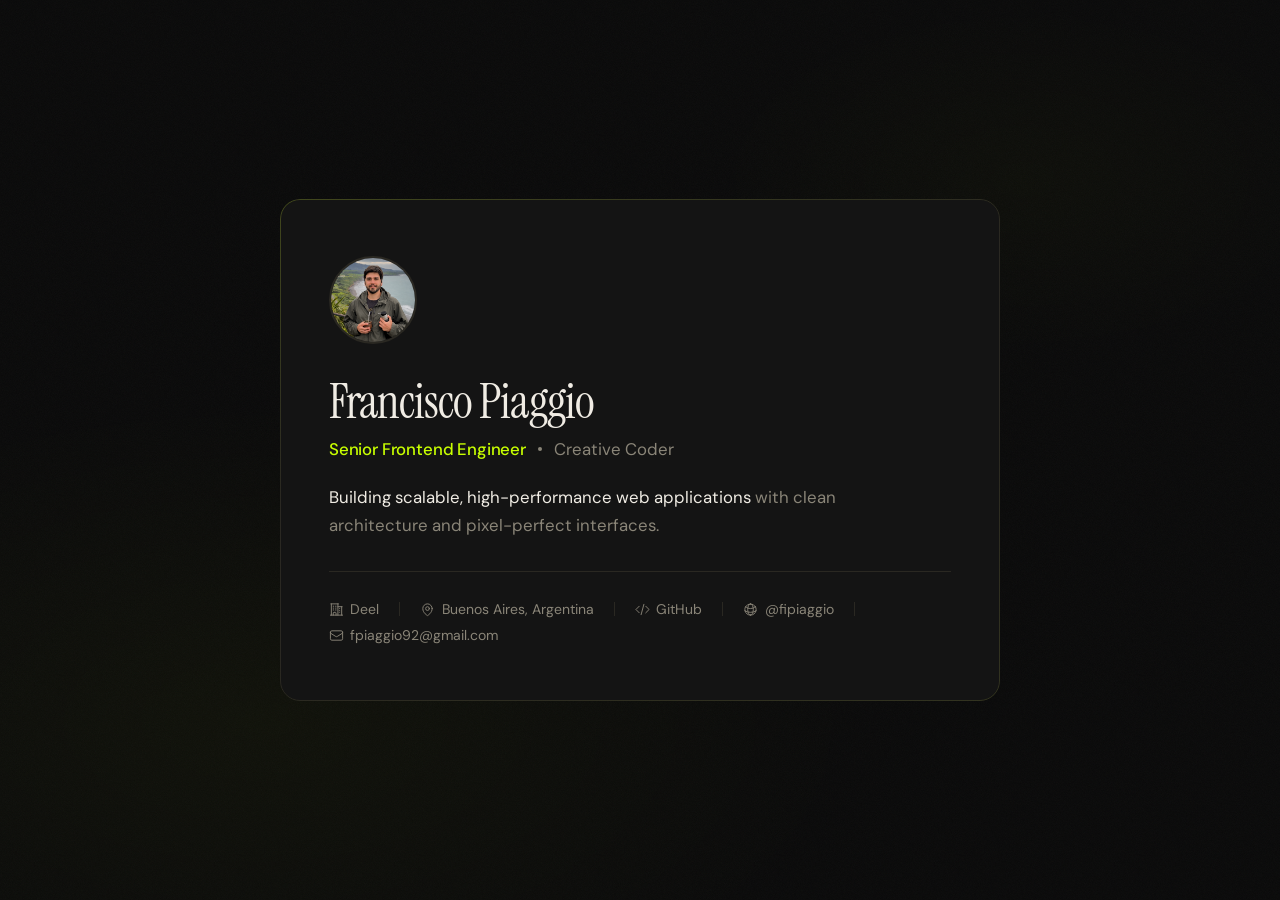
<file: qwen3.6/index.html>
<!DOCTYPE html>
<html lang="en">
<head>
  <meta charset="UTF-8">
  <meta name="viewport" content="width=device-width, initial-scale=1.0">
  <title>Francisco Piaggio — Frontend Engineer & Creative Coder</title>
  <meta name="description" content="Frontend engineer and creative coder from Buenos Aires, Argentina.">
  <link rel="preconnect" href="https://fonts.googleapis.com">
  <link rel="preconnect" href="https://fonts.gstatic.com" crossorigin>
  <link href="https://fonts.googleapis.com/css2?family=Instrument+Serif:ital@0;1&family=DM+Sans:ital,opsz,wght@0,9..40,300;0,9..40,400;0,9..40,500;1,9..40,300;1,9..40,400&display=swap" rel="stylesheet">
  <style>
    *, *::before, *::after { margin: 0; padding: 0; box-sizing: border-box; }

    :root {
      --bg: #0a0a0a;
      --surface: #141414;
      --text: #f0ece4;
      --text-muted: #8a8578;
      --accent: #c8ff00;
      --accent-dim: rgba(200, 255, 0, 0.08);
      --border: #2a2822;
      --serif: 'Instrument Serif', Georgia, serif;
      --sans: 'DM Sans', system-ui, sans-serif;
    }

    html { scroll-behavior: smooth; }

    body {
      font-family: var(--sans);
      background: var(--bg);
      color: var(--text);
      min-height: 100dvh;
      display: flex;
      align-items: center;
      justify-content: center;
      padding: 2rem;
      -webkit-font-smoothing: antialiased;
      -moz-osx-font-smoothing: grayscale;
      overflow-x: hidden;
    }

    body::before {
      content: '';
      position: fixed;
      inset: 0;
      background:
        radial-gradient(ellipse 80% 60% at 20% 80%, rgba(200, 255, 0, 0.03) 0%, transparent 60%),
        radial-gradient(ellipse 50% 40% at 80% 20%, rgba(200, 255, 0, 0.02) 0%, transparent 50%);
      pointer-events: none;
      z-index: 0;
    }

    .noise {
      position: fixed;
      inset: 0;
      opacity: 0.035;
      pointer-events: none;
      z-index: 1;
      background-image: url("data:image/svg+xml,%3Csvg viewBox='0 0 256 256' xmlns='http://www.w3.org/2000/svg'%3E%3Cfilter id='n'%3E%3CfeTurbulence type='fractalNoise' baseFrequency='0.9' numOctaves='4' stitchTiles='stitch'/%3E%3C/filter%3E%3Crect width='100%25' height='100%25' filter='url(%23n)'/%3E%3C/svg%3E");
      background-size: 180px;
    }

    .card {
      position: relative;
      z-index: 2;
      width: 100%;
      max-width: 720px;
      background: var(--surface);
      border: 1px solid var(--border);
      border-radius: 20px;
      padding: 3.5rem 3rem;
      animation: cardIn 0.8s cubic-bezier(0.16, 1, 0.3, 1) both;
    }

    .card::before {
      content: '';
      position: absolute;
      inset: -1px;
      border-radius: 20px;
      padding: 1px;
      background: linear-gradient(160deg, rgba(200, 255, 0, 0.15) 0%, transparent 40%, transparent 60%, rgba(200, 255, 0, 0.06) 100%);
      -webkit-mask: linear-gradient(#fff 0 0) content-box, linear-gradient(#fff 0 0);
      mask: linear-gradient(#fff 0 0) content-box, linear-gradient(#fff 0 0);
      -webkit-mask-composite: xor;
      mask-composite: exclude;
      pointer-events: none;
    }

    @keyframes cardIn {
      from { opacity: 0; transform: translateY(24px) scale(0.98); }
      to { opacity: 1; transform: translateY(0) scale(1); }
    }

    .avatar-wrap {
      width: 88px;
      height: 88px;
      border-radius: 50%;
      overflow: hidden;
      margin-bottom: 2rem;
      border: 2px solid var(--border);
      animation: fadeUp 0.6s 0.15s cubic-bezier(0.16, 1, 0.3, 1) both;
    }

    .avatar-wrap img {
      width: 100%;
      height: 100%;
      object-fit: cover;
      display: block;
    }

    .name {
      font-family: var(--serif);
      font-size: clamp(2.2rem, 5vw, 3rem);
      font-weight: 400;
      line-height: 1.1;
      letter-spacing: -0.02em;
      margin-bottom: 0.6rem;
      animation: fadeUp 0.6s 0.25s cubic-bezier(0.16, 1, 0.3, 1) both;
    }

    .roles {
      display: flex;
      align-items: center;
      gap: 0.75rem;
      margin-bottom: 1.5rem;
      animation: fadeUp 0.6s 0.35s cubic-bezier(0.16, 1, 0.3, 1) both;
    }

    .role-primary {
      font-size: 1.05rem;
      font-weight: 500;
      color: var(--accent);
      letter-spacing: -0.01em;
    }

    .role-dot {
      width: 4px;
      height: 4px;
      border-radius: 50%;
      background: var(--text-muted);
    }

    .role-secondary {
      font-size: 1.05rem;
      font-weight: 400;
      color: var(--text-muted);
    }

    .tagline {
      font-size: 1.05rem;
      line-height: 1.65;
      color: var(--text-muted);
      max-width: 520px;
      margin-bottom: 2rem;
      animation: fadeUp 0.6s 0.45s cubic-bezier(0.16, 1, 0.3, 1) both;
    }

    .tagline em {
      color: var(--text);
      font-style: normal;
    }

    .meta {
      display: flex;
      flex-wrap: wrap;
      align-items: center;
      gap: 0.5rem 1.25rem;
      padding-top: 1.75rem;
      border-top: 1px solid var(--border);
      animation: fadeUp 0.6s 0.55s cubic-bezier(0.16, 1, 0.3, 1) both;
    }

    .meta-item {
      display: flex;
      align-items: center;
      gap: 0.4rem;
      font-size: 0.875rem;
      color: var(--text-muted);
    }

    .meta-item svg {
      width: 15px;
      height: 15px;
      stroke: var(--text-muted);
      flex-shrink: 0;
    }

    .meta-item a {
      color: var(--text-muted);
      text-decoration: none;
      transition: color 0.2s;
    }

    .meta-item a:hover {
      color: var(--accent);
    }

    .divider {
      width: 1px;
      height: 14px;
      background: var(--border);
    }

    @keyframes fadeUp {
      from { opacity: 0; transform: translateY(12px); }
      to { opacity: 1; transform: translateY(0); }
    }

    @media (max-width: 600px) {
      body { padding: 1rem; }
      .card { padding: 2.5rem 1.75rem; border-radius: 16px; }
      .meta { gap: 0.75rem 1rem; }
      .divider { display: none; }
    }
  </style>
</head>
<body>
  <div class="noise"></div>

  <main class="card">
    <div class="avatar-wrap">
      <img src="profile.png" alt="Francisco Piaggio">
    </div>

    <h1 class="name">Francisco Piaggio</h1>

    <div class="roles">
      <span class="role-primary">Senior Frontend Engineer</span>
      <span class="role-dot"></span>
      <span class="role-secondary">Creative Coder</span>
    </div>

    <p class="tagline">
      <em>Building scalable, high-performance web applications</em> with clean architecture and pixel-perfect interfaces.
    </p>

    <div class="meta">
      <span class="meta-item">
        <svg xmlns="http://www.w3.org/2000/svg" fill="none" viewBox="0 0 24 24" stroke-width="1.5" stroke="currentColor"><path stroke-linecap="round" stroke-linejoin="round" d="M2.25 21h19.5m-18-18v18m10.5-18v18m6-13.5V21M6.75 6.75h.75m-.75 3h.75m-.75 3h.75m3-6h.75m-.75 3h.75m-.75 3h.75M6.75 21v-3.375c0-.621.504-1.125 1.125-1.125h2.25c.621 0 1.125.504 1.125 1.125V21M3 3h12m-.75 4.5H21m-3.75 3h.008v.008h-.008v-.008Zm0 3h.008v.008h-.008v-.008Zm0 3h.008v.008h-.008v-.008Z"/></svg>
        <a href="https://www.deel.com" target="_blank" rel="noopener">Deel</a>
      </span>

      <span class="divider"></span>

      <span class="meta-item">
        <svg xmlns="http://www.w3.org/2000/svg" fill="none" viewBox="0 0 24 24" stroke-width="1.5" stroke="currentColor"><path stroke-linecap="round" stroke-linejoin="round" d="M15 10.5a3 3 0 1 1-6 0 3 3 0 0 1 6 0Z"/><path stroke-linecap="round" stroke-linejoin="round" d="M19.5 10.5c0 7.142-7.5 11.25-7.5 11.25S4.5 17.642 4.5 10.5a7.5 7.5 0 1 1 15 0Z"/></svg>
        Buenos Aires, Argentina
      </span>

      <span class="divider"></span>

      <span class="meta-item">
        <svg xmlns="http://www.w3.org/2000/svg" fill="none" viewBox="0 0 24 24" stroke-width="1.5" stroke="currentColor"><path stroke-linecap="round" stroke-linejoin="round" d="M17.25 6.75 22.5 12l-5.25 5.25m-10.5 0L1.5 12l5.25-5.25m7.5-3-4.5 16.5"/></svg>
        <a href="https://github.com/franpiaggio" target="_blank" rel="noopener">GitHub</a>
      </span>

      <span class="divider"></span>

      <span class="meta-item">
        <svg xmlns="http://www.w3.org/2000/svg" fill="none" viewBox="0 0 24 24" stroke-width="1.5" stroke="currentColor"><path stroke-linecap="round" stroke-linejoin="round" d="M12 21a9.004 9.004 0 0 0 8.716-6.747M12 21a9.004 9.004 0 0 1-8.716-6.747M12 21c2.485 0 4.5-4.03 4.5-9S14.485 3 12 3m0 18c-2.485 0-4.5-4.03-4.5-9S9.515 3 12 3m0 0a8.997 8.997 0 0 1 7.843 4.582M12 3a8.997 8.997 0 0 0-7.843 4.582m15.686 0A11.953 11.953 0 0 1 12 10.5c-2.998 0-5.742-1.1-7.843-2.918m15.686 0A8.959 8.959 0 0 1 21 12c0 .778-.099 1.533-.284 2.253m0 0A17.919 17.919 0 0 1 12 16.5a17.92 17.92 0 0 1-8.716-2.247m0 0A8.963 8.963 0 0 1 3 12c0-1.264.26-2.466.729-3.558"/></svg>
        <a href="https://x.com/fipiaggio" target="_blank" rel="noopener">@fipiaggio</a>
      </span>

      <span class="divider"></span>

      <span class="meta-item">
        <svg xmlns="http://www.w3.org/2000/svg" fill="none" viewBox="0 0 24 24" stroke-width="1.5" stroke="currentColor"><path stroke-linecap="round" stroke-linejoin="round" d="M21.75 6.75v10.5a2.25 2.25 0 0 1-2.25 2.25h-15a2.25 2.25 0 0 1-2.25-2.25V6.75m19.5 0A2.25 2.25 0 0 0 19.5 4.5h-15a2.25 2.25 0 0 0-2.25 2.25m19.5 0v.243a2.25 2.25 0 0 1-1.07 1.916l-7.5 4.615a2.25 2.25 0 0 1-2.36 0L3.32 8.91a2.25 2.25 0 0 1-1.07-1.916V6.75"/></svg>
        <a href="mailto:fpiaggio92@gmail.com">fpiaggio92@gmail.com</a>
      </span>
    </div>
  </main>
<script src="../shared/banner.js?v=2" defer></script>
</body>
</html>
</file>
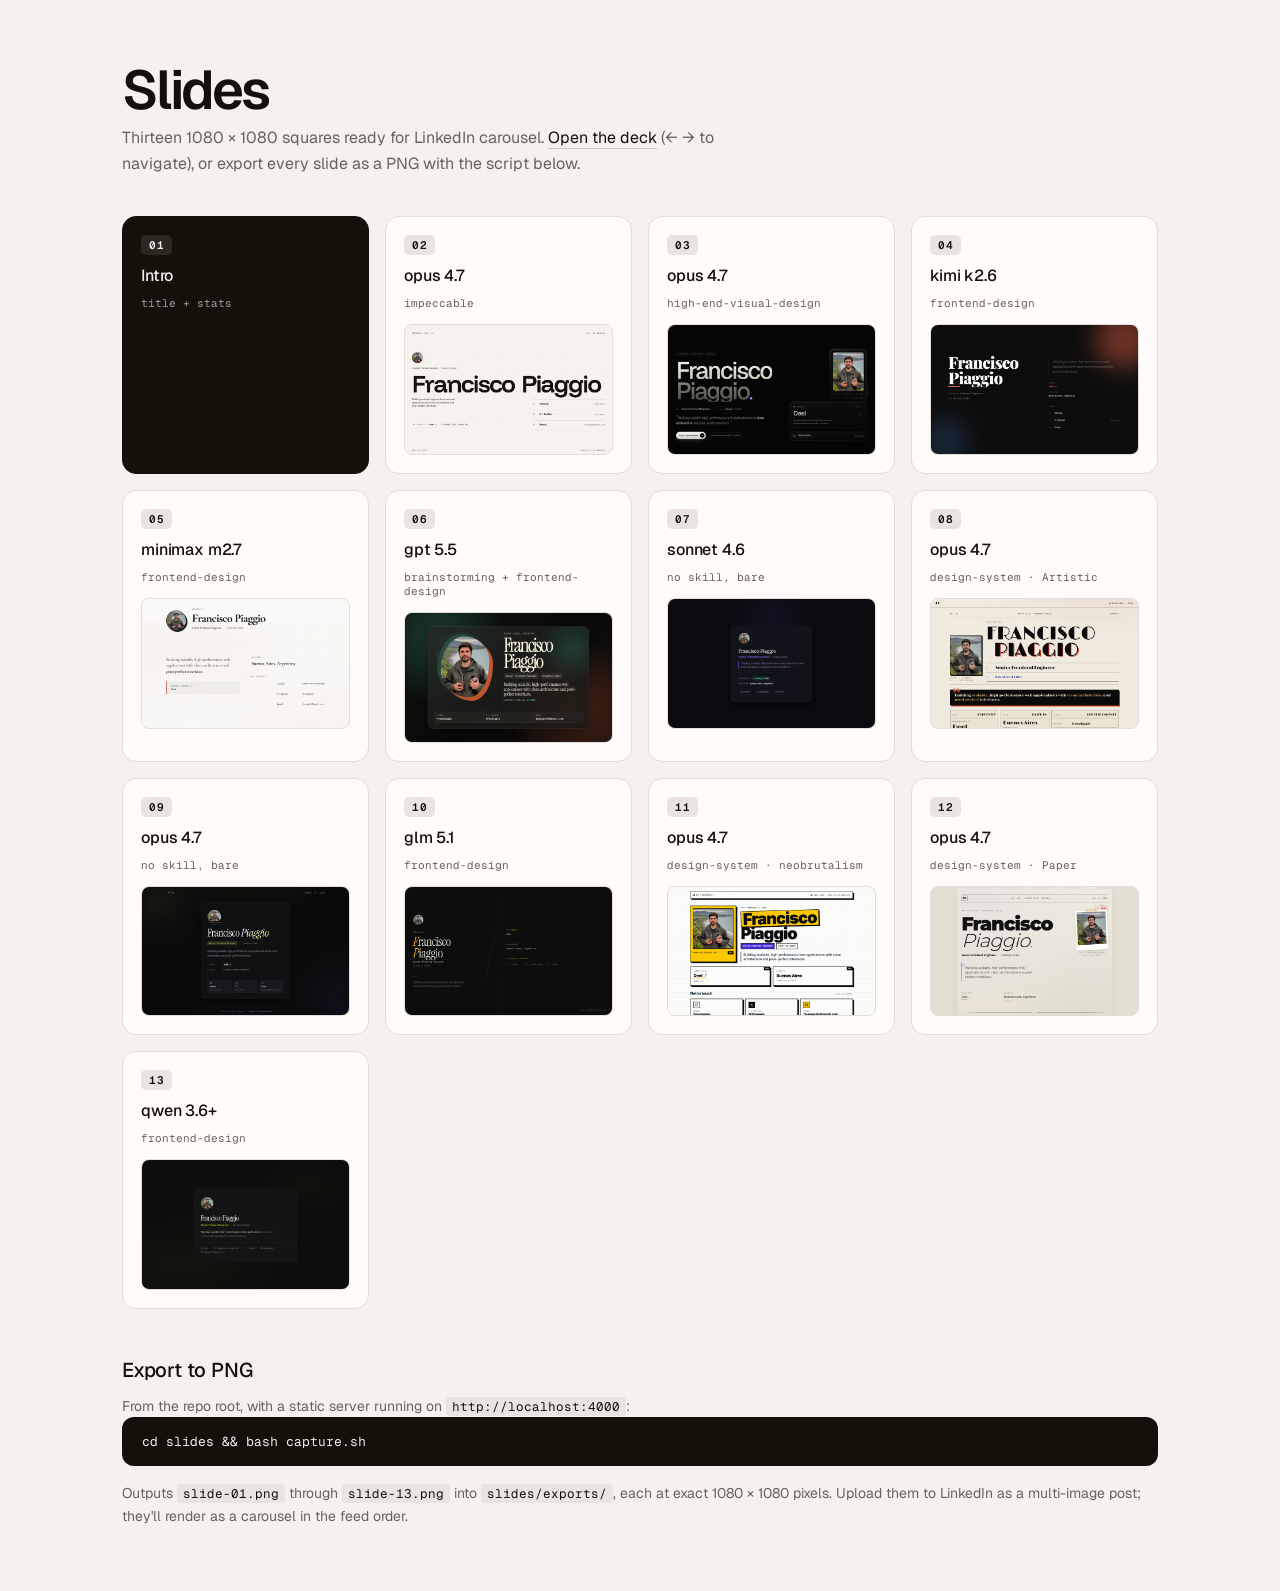
<file: slides/index.html>
<!doctype html>
<html lang="en">
<head>
  <meta charset="utf-8" />
  <meta name="viewport" content="width=device-width, initial-scale=1" />
  <title>Slides overview — One prompt, twelve renderings</title>
  <link rel="preconnect" href="https://fonts.googleapis.com" />
  <link rel="preconnect" href="https://fonts.gstatic.com" crossorigin />
  <link href="https://fonts.googleapis.com/css2?family=Geist:wght@300;400;500;600;700&family=Geist+Mono:wght@400;500;600&display=swap" rel="stylesheet" />
  <link rel="stylesheet" href="style.css" />
</head>
<body class="overview-page">
  <main>
    <h1>Slides</h1>
    <p class="lede">
      Thirteen 1080 × 1080 squares ready for LinkedIn carousel.
      <a href="slide.html?n=1">Open the deck</a> (← → to navigate),
      or export every slide as a PNG with the script below.
    </p>

    <div class="overview-grid" id="overview-grid"></div>

    <h2>Export to PNG</h2>
    <p>From the repo root, with a static server running on <code>http://localhost:4000</code>:</p>
    <pre>cd slides &amp;&amp; bash capture.sh</pre>
    <p>Outputs <code>slide-01.png</code> through <code>slide-13.png</code> into <code>slides/exports/</code>, each at exact 1080 × 1080 pixels. Upload them to LinkedIn as a multi-image post; they'll render as a carousel in the feed order.</p>
  </main>

  <script src="data.js"></script>
  <script>
    const grid = document.getElementById('overview-grid');
    grid.innerHTML = window.SLIDES_DATA.slides.map((s, i) => {
      const n = i + 1;
      const num = String(n).padStart(2, '0');
      if (s.kind === 'intro') {
        return `<a class="overview-card overview-card--intro" href="slide.html?n=${n}">
          <span class="overview-card__num">${num}</span>
          <span class="overview-card__model">Intro</span>
          <span class="overview-card__skill">title + stats</span>
        </a>`;
      }
      return `<a class="overview-card" href="slide.html?n=${n}">
        <span class="overview-card__num">${num}</span>
        <span class="overview-card__model">${s.model}</span>
        <span class="overview-card__skill">${s.skill}</span>
        <img src="../previews/${encodeURIComponent(s.folder)}.png" alt="" loading="lazy" />
      </a>`;
    }).join('');
  </script>
</body>
</html>
</file>
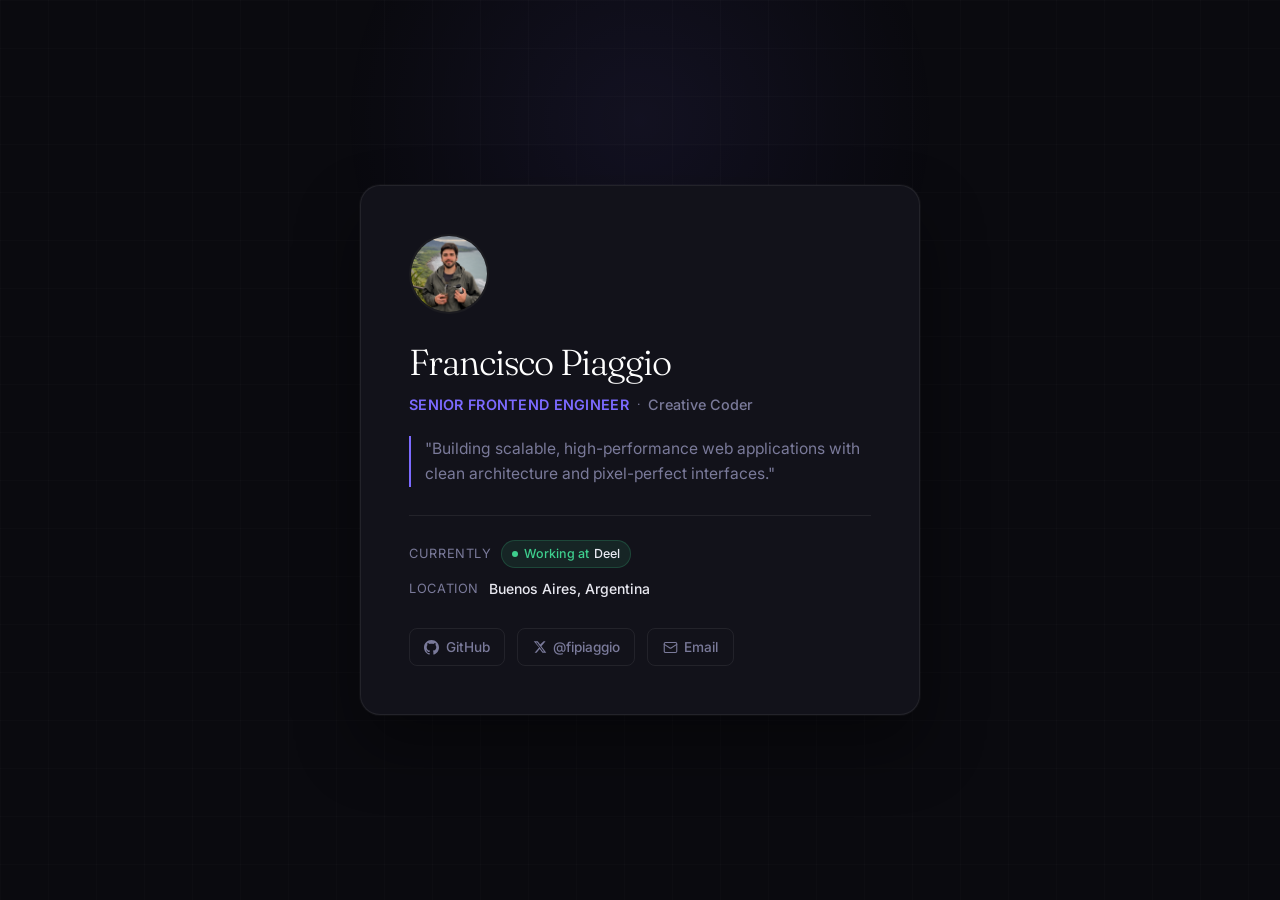
<file: sonnet4.6/index.html>
<!DOCTYPE html>
<html lang="en">
<head>
  <meta charset="UTF-8" />
  <meta name="viewport" content="width=device-width, initial-scale=1.0" />
  <title>Francisco Piaggio — Frontend Engineer &amp; Creative Coder</title>
  <meta name="description" content="Frontend engineer and creative coder from Buenos Aires, Argentina." />
  <link rel="preconnect" href="https://fonts.googleapis.com" />
  <link rel="preconnect" href="https://fonts.gstatic.com" crossorigin />
  <link href="https://fonts.googleapis.com/css2?family=Inter:wght@400;500;600;700&family=Fraunces:ital,opsz,wght@0,9..144,300;1,9..144,300&display=swap" rel="stylesheet" />
  <style>
    *, *::before, *::after { box-sizing: border-box; margin: 0; padding: 0; }

    :root {
      --bg: #0a0a0f;
      --surface: #12121a;
      --border: rgba(255,255,255,0.07);
      --text: #e8e8f0;
      --muted: #7a7a9a;
      --accent: #7c6aff;
      --accent-soft: rgba(124,106,255,0.12);
      --green: #3ecf8e;
    }

    html { font-size: 16px; }

    body {
      background: var(--bg);
      color: var(--text);
      font-family: 'Inter', system-ui, sans-serif;
      min-height: 100vh;
      display: flex;
      align-items: center;
      justify-content: center;
      padding: 3rem 1.5rem;
      line-height: 1.6;
    }

    /* Subtle grid background */
    body::before {
      content: '';
      position: fixed;
      inset: 0;
      background-image:
        linear-gradient(rgba(255,255,255,0.015) 1px, transparent 1px),
        linear-gradient(90deg, rgba(255,255,255,0.015) 1px, transparent 1px);
      background-size: 48px 48px;
      pointer-events: none;
      z-index: 0;
    }

    /* Glow orb */
    body::after {
      content: '';
      position: fixed;
      top: -20%;
      left: 50%;
      transform: translateX(-50%);
      width: 600px;
      height: 600px;
      background: radial-gradient(circle, rgba(124,106,255,0.08) 0%, transparent 70%);
      pointer-events: none;
      z-index: 0;
    }

    .card {
      position: relative;
      z-index: 1;
      background: var(--surface);
      border: 1px solid var(--border);
      border-radius: 20px;
      padding: 3rem;
      max-width: 560px;
      width: 100%;
      box-shadow: 0 0 0 1px rgba(255,255,255,0.03), 0 32px 64px rgba(0,0,0,0.4);
    }

    /* Avatar */
    .avatar-wrap {
      width: 80px;
      height: 80px;
      border-radius: 50%;
      overflow: hidden;
      border: 2px solid var(--border);
      background: var(--bg);
      margin-bottom: 1.75rem;
      flex-shrink: 0;
    }

    .avatar-wrap img {
      width: 100%;
      height: 100%;
      object-fit: cover;
      display: block;
    }

    /* Fallback initials avatar */
    .avatar-fallback {
      width: 100%;
      height: 100%;
      display: flex;
      align-items: center;
      justify-content: center;
      background: linear-gradient(135deg, #3b2fa8, #7c6aff);
      color: #fff;
      font-size: 1.5rem;
      font-weight: 700;
      letter-spacing: -0.02em;
    }

    /* Name */
    h1 {
      font-family: 'Fraunces', Georgia, serif;
      font-size: 2.25rem;
      font-weight: 300;
      line-height: 1.15;
      letter-spacing: -0.03em;
      color: #ffffff;
      margin-bottom: 0.6rem;
    }

    /* Roles */
    .roles {
      display: flex;
      align-items: center;
      gap: 0.5rem;
      flex-wrap: wrap;
      margin-bottom: 1.25rem;
    }

    .role-primary {
      font-size: 0.9rem;
      font-weight: 600;
      color: var(--accent);
      letter-spacing: 0.02em;
      text-transform: uppercase;
    }

    .role-divider {
      color: var(--muted);
      font-size: 0.75rem;
    }

    .role-secondary {
      font-size: 0.9rem;
      font-weight: 500;
      color: var(--muted);
    }

    /* Tagline */
    .tagline {
      font-size: 0.975rem;
      color: var(--muted);
      line-height: 1.65;
      margin-bottom: 1.75rem;
      border-left: 2px solid var(--accent);
      padding-left: 0.9rem;
    }

    /* Divider */
    .divider {
      height: 1px;
      background: var(--border);
      margin-bottom: 1.5rem;
    }

    /* Meta info */
    .meta {
      display: flex;
      flex-direction: column;
      gap: 0.6rem;
      margin-bottom: 1.75rem;
    }

    .meta-row {
      display: flex;
      align-items: center;
      gap: 0.6rem;
      font-size: 0.875rem;
    }

    .meta-label {
      color: var(--muted);
      min-width: 70px;
      font-size: 0.8rem;
      text-transform: uppercase;
      letter-spacing: 0.05em;
    }

    .meta-value {
      color: var(--text);
      font-weight: 500;
    }

    .meta-value a {
      color: var(--text);
      text-decoration: none;
      transition: color 0.15s;
    }

    .meta-value a:hover {
      color: var(--accent);
    }

    .badge {
      display: inline-flex;
      align-items: center;
      gap: 0.35rem;
      background: rgba(62,207,142,0.1);
      color: var(--green);
      border: 1px solid rgba(62,207,142,0.2);
      padding: 0.2rem 0.6rem;
      border-radius: 999px;
      font-size: 0.78rem;
      font-weight: 500;
    }

    .badge::before {
      content: '';
      width: 6px;
      height: 6px;
      border-radius: 50%;
      background: var(--green);
      animation: pulse 2s infinite;
    }

    @keyframes pulse {
      0%, 100% { opacity: 1; }
      50% { opacity: 0.4; }
    }

    /* Contact links */
    .links {
      display: flex;
      gap: 0.75rem;
      flex-wrap: wrap;
    }

    .link {
      display: inline-flex;
      align-items: center;
      gap: 0.4rem;
      padding: 0.45rem 0.9rem;
      border-radius: 8px;
      font-size: 0.85rem;
      font-weight: 500;
      text-decoration: none;
      border: 1px solid var(--border);
      color: var(--muted);
      background: transparent;
      transition: all 0.15s;
    }

    .link:hover {
      color: var(--text);
      border-color: rgba(255,255,255,0.15);
      background: rgba(255,255,255,0.04);
    }

    .link svg {
      flex-shrink: 0;
    }
  </style>
</head>
<body>
  <div class="card">

    <div class="avatar-wrap">
      <img src="../profile.png" alt="Francisco Piaggio"
        onerror="this.style.display='none'; this.nextElementSibling.style.display='flex';" />
      <div class="avatar-fallback" style="display:none">FP</div>
    </div>

    <h1>Francisco Piaggio</h1>

    <div class="roles">
      <span class="role-primary">Senior Frontend Engineer</span>
      <span class="role-divider">·</span>
      <span class="role-secondary">Creative Coder</span>
    </div>

    <p class="tagline">
      "Building scalable, high-performance web applications with clean architecture and pixel-perfect interfaces."
    </p>

    <div class="divider"></div>

    <div class="meta">
      <div class="meta-row">
        <span class="meta-label">Currently</span>
        <span class="meta-value">
          <span class="badge">Working at <a href="https://www.deel.com" target="_blank" rel="noopener">Deel</a></span>
        </span>
      </div>
      <div class="meta-row">
        <span class="meta-label">Location</span>
        <span class="meta-value">Buenos Aires, Argentina</span>
      </div>
    </div>

    <div class="links">
      <a class="link" href="https://github.com/franpiaggio" target="_blank" rel="noopener">
        <svg width="15" height="15" viewBox="0 0 24 24" fill="currentColor">
          <path d="M12 0C5.37 0 0 5.37 0 12c0 5.3 3.438 9.8 8.205 11.385.6.113.82-.258.82-.577 0-.285-.01-1.04-.015-2.04-3.338.724-4.042-1.61-4.042-1.61-.546-1.385-1.335-1.755-1.335-1.755-1.087-.744.084-.729.084-.729 1.205.084 1.838 1.236 1.838 1.236 1.07 1.835 2.809 1.305 3.495.998.108-.776.417-1.305.76-1.605-2.665-.3-5.466-1.332-5.466-5.93 0-1.31.465-2.38 1.235-3.22-.135-.303-.54-1.523.105-3.176 0 0 1.005-.322 3.3 1.23.96-.267 1.98-.399 3-.405 1.02.006 2.04.138 3 .405 2.28-1.552 3.285-1.23 3.285-1.23.645 1.653.24 2.873.12 3.176.765.84 1.23 1.91 1.23 3.22 0 4.61-2.805 5.625-5.475 5.92.42.36.81 1.096.81 2.22 0 1.606-.015 2.896-.015 3.286 0 .315.21.69.825.57C20.565 21.795 24 17.295 24 12c0-6.63-5.37-12-12-12z"/>
        </svg>
        GitHub
      </a>
      <a class="link" href="https://x.com/fipiaggio" target="_blank" rel="noopener">
        <svg width="14" height="14" viewBox="0 0 24 24" fill="currentColor">
          <path d="M18.244 2.25h3.308l-7.227 8.26 8.502 11.24H16.17l-4.714-6.231-5.401 6.231H2.746l7.73-8.835L1.254 2.25H8.08l4.253 5.622zm-1.161 17.52h1.833L7.084 4.126H5.117z"/>
        </svg>
        @fipiaggio
      </a>
      <a class="link" href="mailto:fpiaggio92@gmail.com">
        <svg width="15" height="15" viewBox="0 0 24 24" fill="none" stroke="currentColor" stroke-width="1.8" stroke-linecap="round" stroke-linejoin="round">
          <rect x="2" y="4" width="20" height="16" rx="2"/>
          <path d="m22 7-8.97 5.7a1.94 1.94 0 0 1-2.06 0L2 7"/>
        </svg>
        Email
      </a>
    </div>

  </div>
<script src="../shared/banner.js?v=2" defer></script>
</body>
</html>
</file>
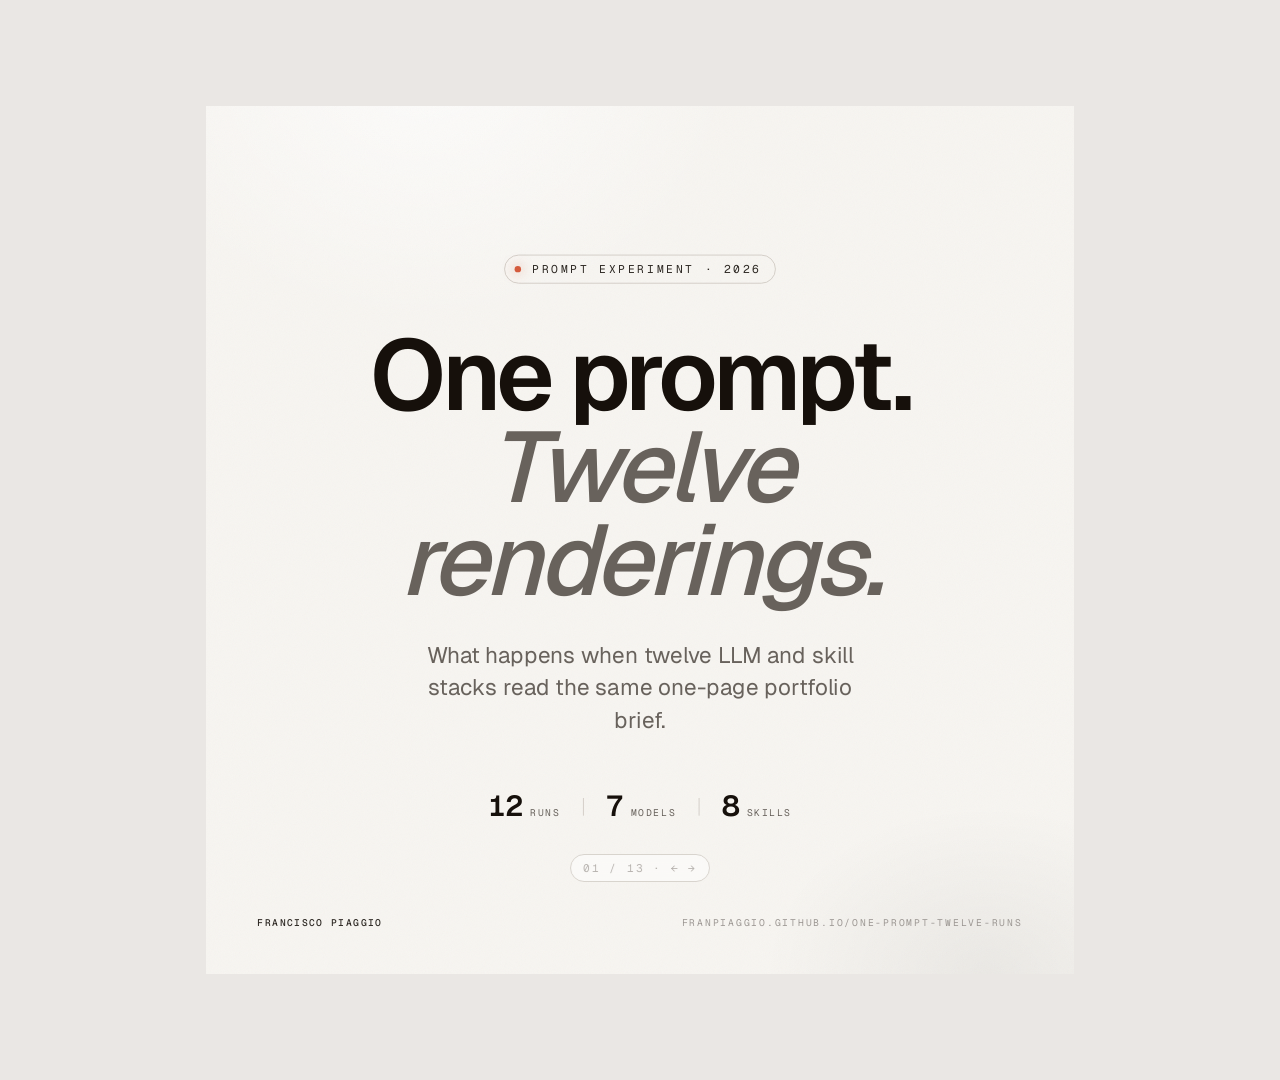
<file: slides/slide.html>
<!doctype html>
<html lang="en">
<head>
  <meta charset="utf-8" />
  <meta name="viewport" content="width=device-width, initial-scale=1" />
  <title>One prompt, twelve renderings — Slides</title>
  <link rel="preconnect" href="https://fonts.googleapis.com" />
  <link rel="preconnect" href="https://fonts.gstatic.com" crossorigin />
  <link href="https://fonts.googleapis.com/css2?family=Geist:wght@300;400;500;600;700&family=Geist+Mono:wght@400;500;600&display=swap" rel="stylesheet" />
  <link rel="stylesheet" href="style.css" />
</head>
<body>
  <div class="slide-wrap" id="slide-wrap"></div>
  <script src="data.js"></script>
  <script src="slide.js"></script>
</body>
</html>
</file>
<file: artistic/styles.css>
/* ---------- Tokens ---------- */
:root {
  --ink: #0a0a0a;
  --paper: #f3ece1;
  --paper-2: #ece3d2;
  --rule: #1a1a1a;
  --accent: #b8341f;   /* artistic vermilion */
  --accent-2: #1a3a8a; /* deep cobalt for variety */
  --muted: #5a5246;
  --gold: #b89455;

  --font-display: "Limelight", "Bodoni Moda", "Didot", Georgia, serif;
  --font-mono: "JetBrains Mono", ui-monospace, SFMono-Regular, Menlo, monospace;

  --space-1: 4px;
  --space-2: 8px;
  --space-3: 12px;
  --space-4: 16px;
  --space-6: 24px;
  --space-8: 32px;
  --space-12: 48px;
  --space-16: 64px;
  --space-24: 96px;

  --maxw: 1240px;
}

* { box-sizing: border-box; }
html, body { margin: 0; padding: 0; }

html {
  background: var(--paper);
  color: var(--ink);
  font-family: var(--font-mono);
  font-size: 16px;
  line-height: 1.5;
  -webkit-font-smoothing: antialiased;
  text-rendering: optimizeLegibility;
}

body {
  position: relative;
  min-height: 100vh;
  background:
    radial-gradient(1200px 600px at 85% -10%, rgba(184, 52, 31, 0.08), transparent 60%),
    radial-gradient(900px 500px at -10% 110%, rgba(26, 58, 138, 0.07), transparent 60%),
    var(--paper);
  overflow-x: hidden;
}

/* Subtle paper grain */
body::before {
  content: "";
  position: fixed;
  inset: 0;
  pointer-events: none;
  z-index: 0;
  background-image:
    repeating-linear-gradient(0deg, rgba(10,10,10,0.025) 0 1px, transparent 1px 3px),
    repeating-linear-gradient(90deg, rgba(10,10,10,0.018) 0 1px, transparent 1px 3px);
  mix-blend-mode: multiply;
  opacity: 0.55;
}

/* Accessibility: skip link */
.skip-link {
  position: absolute;
  left: -9999px;
  top: 0;
  background: var(--ink);
  color: var(--paper);
  padding: var(--space-2) var(--space-4);
  font-family: var(--font-mono);
  font-size: 12px;
  text-decoration: none;
}
.skip-link:focus { left: var(--space-4); top: var(--space-4); z-index: 100; }

/* ---------- Top bar ---------- */
.topbar {
  position: relative;
  z-index: 2;
  display: flex;
  justify-content: space-between;
  align-items: center;
  padding: var(--space-3) var(--space-8);
  border-bottom: 1px solid var(--ink);
}

.mark {
  font-family: var(--font-display);
  font-size: 24px;
  letter-spacing: 0.08em;
  color: var(--ink);
}

.topbar__meta {
  display: inline-flex;
  align-items: center;
  gap: var(--space-2);
  font-family: var(--font-mono);
  font-size: 12px;
  letter-spacing: 0.18em;
  text-transform: uppercase;
  color: var(--ink);
}

.dot {
  display: inline-block;
  width: 8px;
  height: 8px;
  background: var(--accent);
  border-radius: 50%;
  box-shadow: 0 0 0 3px rgba(184, 52, 31, 0.18);
  animation: pulse 2.4s ease-in-out infinite;
}

@keyframes pulse {
  0%, 100% { box-shadow: 0 0 0 3px rgba(184, 52, 31, 0.18); }
  50%      { box-shadow: 0 0 0 6px rgba(184, 52, 31, 0.08); }
}

@media (prefers-reduced-motion: reduce) {
  .dot { animation: none; }
}

/* ---------- Stage ---------- */
.stage {
  position: relative;
  z-index: 1;
  max-width: var(--maxw);
  margin: 0 auto;
  padding: var(--space-6) var(--space-8) var(--space-8);
}

/* ---------- Hero ---------- */
.hero {
  position: relative;
  padding-top: var(--space-2);
}

.hero__rule {
  display: flex;
  justify-content: space-between;
  gap: var(--space-4);
  padding-bottom: var(--space-4);
  border-bottom: 1px solid var(--ink);
  font-family: var(--font-mono);
  font-size: 12px;
  letter-spacing: 0.22em;
  text-transform: uppercase;
  color: var(--ink);
}

.hero__grid {
  display: grid;
  grid-template-columns: 220px 1fr;
  gap: var(--space-8);
  align-items: end;
  padding: var(--space-6) 0 var(--space-6);
  border-bottom: 1px solid var(--ink);
}

/* Portrait */
.portrait {
  margin: 0;
  position: relative;
}

.portrait img {
  display: block;
  width: 100%;
  height: auto;
  aspect-ratio: 4 / 5;
  object-fit: cover;
  filter: grayscale(0.35) contrast(1.05);
  border: 1px solid var(--ink);
  box-shadow:
    6px 6px 0 0 var(--ink),
    6px 6px 0 1px var(--ink);
  transition: transform 0.4s ease, filter 0.4s ease;
}

.portrait:hover img {
  filter: grayscale(0) contrast(1.05);
  transform: translate(-2px, -2px);
}

.portrait__caption {
  display: flex;
  justify-content: space-between;
  gap: var(--space-2);
  margin-top: var(--space-3);
  font-family: var(--font-mono);
  font-size: 11px;
  letter-spacing: 0.18em;
  text-transform: uppercase;
  color: var(--muted);
}

/* Identity */
.identity {
  display: flex;
  flex-direction: column;
  gap: var(--space-4);
}

.identity__eyebrow {
  margin: 0;
  font-family: var(--font-mono);
  font-size: 12px;
  letter-spacing: 0.32em;
  text-transform: uppercase;
  color: var(--accent);
}

.display {
  margin: 0;
  font-family: var(--font-display);
  font-weight: 400;
  font-size: clamp(48px, 9vw, 128px);
  line-height: 0.88;
  letter-spacing: 0.005em;
  color: var(--ink);
  text-transform: uppercase;
}

.display__line {
  display: block;
}

.display__line--offset {
  padding-left: 0.4em;
  position: relative;
  color: var(--ink);
  -webkit-text-stroke: 1px var(--ink);
  text-shadow:
    6px 6px 0 var(--accent);
}

@media (max-width: 720px) {
  .display__line--offset {
    text-shadow: 4px 4px 0 var(--accent);
  }
}

/* Roles */
.roles {
  margin: var(--space-4) 0 0;
  padding: 0;
  list-style: none;
  border-top: 1px solid var(--ink);
}

.roles li {
  display: grid;
  grid-template-columns: 48px 1fr;
  align-items: baseline;
  gap: var(--space-4);
  padding: var(--space-3) 0;
  border-bottom: 1px solid var(--ink);
}

.roles__no {
  font-family: var(--font-mono);
  font-size: 12px;
  letter-spacing: 0.22em;
  color: var(--muted);
}

.roles__primary .roles__name {
  font-family: var(--font-display);
  font-size: clamp(20px, 2.2vw, 30px);
  letter-spacing: 0.01em;
  color: var(--ink);
}

.roles__secondary .roles__name {
  font-family: var(--font-display);
  font-size: clamp(16px, 1.7vw, 22px);
  letter-spacing: 0.04em;
  color: var(--accent-2);
}

/* Tagline */
.tagline {
  margin: var(--space-8) 0 0;
  padding: var(--space-6) var(--space-6) var(--space-6) var(--space-8);
  background: var(--ink);
  color: var(--paper);
  position: relative;
  border: 1px solid var(--ink);
  box-shadow: 8px 8px 0 0 var(--accent);
}

.tagline p {
  margin: 0;
  font-family: var(--font-display);
  font-weight: 400;
  font-size: clamp(16px, 1.8vw, 24px);
  line-height: 1.25;
  letter-spacing: 0.01em;
  color: var(--paper);
}

.tagline em {
  font-style: normal;
  color: var(--gold);
}

.tagline__quote {
  position: absolute;
  top: -22px;
  left: 18px;
  font-family: var(--font-display);
  font-size: 100px;
  line-height: 1;
  color: var(--accent);
  pointer-events: none;
}

/* ---------- Dossier ---------- */
.dossier {
  display: grid;
  grid-template-columns: 1fr 1fr 1.4fr;
  gap: var(--space-4);
  margin-top: var(--space-8);
}

.card {
  position: relative;
  background: var(--paper-2);
  border: 1px solid var(--ink);
  padding: var(--space-4);
  transition: transform 0.25s ease, box-shadow 0.25s ease;
}

.card:hover {
  transform: translate(-2px, -2px);
  box-shadow: 6px 6px 0 0 var(--ink);
}

.card__head {
  display: flex;
  justify-content: space-between;
  align-items: baseline;
  gap: var(--space-4);
  padding-bottom: var(--space-2);
  margin-bottom: var(--space-4);
  border-bottom: 1px solid var(--ink);
}

.card__no {
  font-family: var(--font-mono);
  font-size: 11px;
  letter-spacing: 0.24em;
  text-transform: uppercase;
  color: var(--muted);
}

.card__title {
  margin: 0;
  font-family: var(--font-display);
  font-weight: 400;
  font-size: 20px;
  letter-spacing: 0.04em;
  color: var(--ink);
  text-transform: uppercase;
}

/* Company */
.company {
  display: grid;
  grid-template-columns: 1fr auto;
  align-items: end;
  gap: var(--space-2) var(--space-4);
  text-decoration: none;
  color: var(--ink);
}

.company__label {
  grid-column: 1 / -1;
  font-family: var(--font-mono);
  font-size: 11px;
  letter-spacing: 0.24em;
  text-transform: uppercase;
  color: var(--muted);
}

.company__name {
  font-family: var(--font-display);
  font-size: clamp(28px, 3.4vw, 42px);
  letter-spacing: 0.02em;
  line-height: 1;
  color: var(--ink);
  position: relative;
}

.company__name::after {
  content: "";
  display: block;
  height: 2px;
  width: 0;
  background: var(--accent);
  margin-top: var(--space-2);
  transition: width 0.3s ease;
}

.company:hover .company__name::after,
.company:focus-visible .company__name::after { width: 100%; }

.company__arrow {
  font-family: var(--font-mono);
  font-size: 28px;
  color: var(--accent);
  line-height: 1;
}

/* Place */
.place {
  margin: 0;
  display: flex;
  flex-direction: column;
  gap: var(--space-2);
}

.place__city {
  font-family: var(--font-display);
  font-size: clamp(22px, 2.8vw, 34px);
  letter-spacing: 0.02em;
  line-height: 1;
  color: var(--ink);
}

.place__country {
  font-family: var(--font-mono);
  font-size: 14px;
  letter-spacing: 0.18em;
  text-transform: uppercase;
  color: var(--accent-2);
}

.place__coords {
  margin-top: var(--space-2);
  padding-top: var(--space-2);
  border-top: 1px dashed var(--ink);
  font-family: var(--font-mono);
  font-size: 11px;
  letter-spacing: 0.14em;
  color: var(--muted);
}

/* Contact */
.contact {
  margin: 0;
  padding: 0;
  list-style: none;
  display: flex;
  flex-direction: column;
}

.contact li + li { border-top: 1px solid var(--ink); }

.contact__link {
  display: grid;
  grid-template-columns: 110px 1fr auto;
  align-items: center;
  gap: var(--space-4);
  padding: var(--space-2) 0;
  text-decoration: none;
  color: var(--ink);
  transition: color 0.2s ease, transform 0.2s ease;
}

.contact__link:hover,
.contact__link:focus-visible {
  color: var(--accent);
  transform: translateX(4px);
}

.contact__kind {
  font-family: var(--font-mono);
  font-size: 11px;
  letter-spacing: 0.24em;
  text-transform: uppercase;
  color: var(--muted);
}

.contact__link:hover .contact__kind,
.contact__link:focus-visible .contact__kind { color: var(--accent); }

.contact__handle {
  font-family: var(--font-display);
  font-size: clamp(16px, 1.6vw, 20px);
  letter-spacing: 0.02em;
}

.contact__arrow {
  font-family: var(--font-mono);
  font-size: 18px;
  color: var(--accent);
}

/* ---------- Focus states ---------- */
a:focus-visible,
button:focus-visible {
  outline: 2px solid var(--accent);
  outline-offset: 4px;
}

/* ---------- Footer ---------- */
.footer {
  position: relative;
  z-index: 2;
  display: flex;
  justify-content: space-between;
  align-items: center;
  gap: var(--space-4);
  max-width: var(--maxw);
  margin: var(--space-6) auto 0;
  padding: var(--space-3) var(--space-8);
  border-top: 1px solid var(--ink);
  font-family: var(--font-mono);
  font-size: 11px;
  letter-spacing: 0.22em;
  text-transform: uppercase;
  color: var(--ink);
}

.footer__dash { color: var(--muted); }

/* ---------- Responsive ---------- */
@media (max-width: 960px) {
  .hero__grid {
    grid-template-columns: 200px 1fr;
    gap: var(--space-8);
  }
  .dossier {
    grid-template-columns: 1fr 1fr;
  }
  .dossier .card--contact { grid-column: 1 / -1; }
}

@media (max-width: 680px) {
  .stage { padding: var(--space-8) var(--space-4) var(--space-12); }
  .topbar { padding: var(--space-4); }
  .hero__rule {
    flex-wrap: wrap;
    gap: var(--space-2);
    font-size: 10px;
  }
  .hero__grid {
    grid-template-columns: 1fr;
    gap: var(--space-6);
  }
  .portrait { max-width: 220px; }
  .tagline {
    padding: var(--space-6);
    box-shadow: 6px 6px 0 0 var(--accent);
  }
  .tagline__quote { font-size: 90px; top: -18px; left: 12px; }
  .dossier {
    grid-template-columns: 1fr;
    gap: var(--space-4);
  }
  .footer {
    flex-wrap: wrap;
    gap: var(--space-2);
    padding: var(--space-4);
    font-size: 10px;
  }
}
</file>
<file: claude-opus-4-7/styles.css>
:root {
  --bg: #0a0a0b;
  --bg-soft: #111114;
  --surface: rgba(20, 20, 24, 0.6);
  --surface-hi: rgba(28, 28, 34, 0.7);
  --border: rgba(255, 255, 255, 0.08);
  --border-hi: rgba(255, 255, 255, 0.16);
  --text: #f5f5f7;
  --text-dim: #a1a1aa;
  --text-mute: #6b6b76;
  --accent: #d4ff5b;
  --accent-soft: rgba(212, 255, 91, 0.12);
  --serif: "Instrument Serif", "Times New Roman", serif;
  --sans: "Inter", -apple-system, BlinkMacSystemFont, "Segoe UI", sans-serif;
  --mono: "JetBrains Mono", ui-monospace, "SF Mono", Menlo, monospace;
}

* {
  box-sizing: border-box;
  margin: 0;
  padding: 0;
}

html, body {
  height: 100%;
}

body {
  font-family: var(--sans);
  background: var(--bg);
  color: var(--text);
  -webkit-font-smoothing: antialiased;
  -moz-osx-font-smoothing: grayscale;
  line-height: 1.5;
  overflow-x: hidden;
  position: relative;
  min-height: 100vh;
  display: flex;
  flex-direction: column;
  background-image:
    radial-gradient(ellipse 80% 50% at 50% -10%, rgba(212, 255, 91, 0.05), transparent 60%),
    radial-gradient(ellipse 60% 40% at 50% 110%, rgba(120, 80, 255, 0.06), transparent 60%);
}

/* Decorative background */
.grain {
  position: fixed;
  inset: 0;
  pointer-events: none;
  z-index: 1;
  opacity: 0.04;
  mix-blend-mode: overlay;
  background-image: url("data:image/svg+xml;utf8,<svg xmlns='http://www.w3.org/2000/svg' width='200' height='200'><filter id='n'><feTurbulence type='fractalNoise' baseFrequency='0.9' numOctaves='3' stitchTiles='stitch'/></filter><rect width='100%25' height='100%25' filter='url(%23n)'/></svg>");
}

.orb {
  position: fixed;
  border-radius: 50%;
  filter: blur(80px);
  pointer-events: none;
  z-index: 0;
  opacity: 0.5;
}

.orb-1 {
  width: 420px;
  height: 420px;
  background: radial-gradient(circle, rgba(212, 255, 91, 0.18), transparent 70%);
  top: -80px;
  left: -120px;
  animation: float 18s ease-in-out infinite;
}

.orb-2 {
  width: 520px;
  height: 520px;
  background: radial-gradient(circle, rgba(120, 80, 255, 0.16), transparent 70%);
  bottom: -160px;
  right: -160px;
  animation: float 22s ease-in-out infinite reverse;
}

@keyframes float {
  0%, 100% { transform: translate(0, 0); }
  50%      { transform: translate(40px, -30px); }
}

/* Topbar */
.topbar {
  position: relative;
  z-index: 10;
  padding: 1.5rem 1.5rem 0;
}

.topbar-inner {
  max-width: 1100px;
  margin: 0 auto;
  display: flex;
  align-items: center;
  justify-content: space-between;
}

.logo {
  display: inline-flex;
  align-items: center;
  gap: 0.4rem;
  text-decoration: none;
  color: var(--text);
}

.logo-mark {
  font-family: var(--mono);
  font-size: 0.78rem;
  letter-spacing: 0.04em;
  padding: 0.35rem 0.55rem;
  border: 1px solid var(--border);
  border-radius: 6px;
  background: var(--surface);
  backdrop-filter: blur(8px);
}

.logo-dot {
  width: 6px;
  height: 6px;
  border-radius: 50%;
  background: var(--accent);
  box-shadow: 0 0 12px var(--accent);
}

.topnav {
  display: flex;
  gap: 1.5rem;
  font-size: 0.85rem;
  color: var(--text-dim);
}

.topnav a {
  color: inherit;
  text-decoration: none;
  transition: color 0.2s ease;
}

.topnav a:hover {
  color: var(--text);
}

/* Hero / Card */
.hero {
  flex: 1;
  position: relative;
  z-index: 5;
  display: flex;
  align-items: center;
  justify-content: center;
  padding: 3rem 1.5rem;
}

.card {
  position: relative;
  width: 100%;
  max-width: 620px;
  padding: 3rem 2.75rem 2.5rem;
  background: var(--surface);
  border: 1px solid var(--border);
  border-radius: 24px;
  backdrop-filter: blur(24px) saturate(140%);
  -webkit-backdrop-filter: blur(24px) saturate(140%);
  box-shadow:
    0 1px 0 rgba(255, 255, 255, 0.06) inset,
    0 30px 80px -20px rgba(0, 0, 0, 0.6),
    0 8px 24px -8px rgba(0, 0, 0, 0.4);
  animation: cardIn 0.9s cubic-bezier(0.16, 1, 0.3, 1) both;
}

.card::before {
  content: "";
  position: absolute;
  inset: 0;
  border-radius: inherit;
  padding: 1px;
  background: linear-gradient(180deg, rgba(255,255,255,0.14), rgba(255,255,255,0) 40%);
  -webkit-mask: linear-gradient(#000 0 0) content-box, linear-gradient(#000 0 0);
  -webkit-mask-composite: xor;
          mask-composite: exclude;
  pointer-events: none;
}

@keyframes cardIn {
  from { opacity: 0; transform: translateY(20px) scale(0.985); }
  to   { opacity: 1; transform: translateY(0)    scale(1); }
}

/* Avatar */
.avatar-wrap {
  position: relative;
  width: 96px;
  height: 96px;
  margin-bottom: 1.75rem;
}

.avatar {
  width: 100%;
  height: 100%;
  border-radius: 50%;
  object-fit: cover;
  border: 2px solid var(--border-hi);
  background: linear-gradient(135deg, #1f1f25, #0f0f12);
  box-shadow: 0 8px 24px rgba(0, 0, 0, 0.4);
}

.status {
  position: absolute;
  bottom: -6px;
  right: -10px;
  display: inline-flex;
  align-items: center;
  gap: 0.3rem;
  padding: 0.25rem 0.55rem 0.25rem 0.45rem;
  background: rgba(15, 15, 18, 0.92);
  border: 1px solid var(--border-hi);
  border-radius: 999px;
  font-family: var(--mono);
  font-size: 0.66rem;
  letter-spacing: 0.04em;
  color: var(--text-dim);
  backdrop-filter: blur(8px);
}

.status-dot {
  width: 6px;
  height: 6px;
  border-radius: 50%;
  background: var(--accent);
  box-shadow: 0 0 8px var(--accent);
  animation: pulse 2s ease-in-out infinite;
}

@keyframes pulse {
  0%, 100% { opacity: 1; transform: scale(1); }
  50%      { opacity: 0.6; transform: scale(0.85); }
}

/* Name (most prominent) */
.name {
  font-family: var(--serif);
  font-weight: 400;
  font-size: clamp(3rem, 8vw, 4.75rem);
  line-height: 0.98;
  letter-spacing: -0.025em;
  margin-bottom: 1.25rem;
}

.name em {
  font-style: italic;
  color: var(--text);
  background: linear-gradient(120deg, #fff 30%, var(--accent) 110%);
  -webkit-background-clip: text;
          background-clip: text;
  -webkit-text-fill-color: transparent;
}

/* Roles */
.roles {
  display: flex;
  align-items: center;
  flex-wrap: wrap;
  gap: 0.55rem;
  margin-bottom: 1.5rem;
  font-family: var(--mono);
  font-size: 0.78rem;
  letter-spacing: 0.02em;
}

.role-primary {
  color: var(--text);
  padding: 0.32rem 0.65rem;
  background: var(--accent-soft);
  border: 1px solid rgba(212, 255, 91, 0.22);
  border-radius: 6px;
  color: var(--accent);
}

.role-secondary {
  color: var(--text-dim);
  padding: 0.32rem 0.65rem;
  border: 1px solid var(--border);
  border-radius: 6px;
}

.role-divider {
  color: var(--text-mute);
}

/* Tagline */
.tagline {
  font-family: var(--serif);
  font-style: italic;
  font-size: 1.3rem;
  line-height: 1.45;
  color: var(--text-dim);
  margin-bottom: 2rem;
  max-width: 32rem;
}

/* Meta rows */
.meta {
  display: flex;
  flex-direction: column;
  gap: 0.7rem;
  margin-bottom: 2rem;
}

.meta-row {
  display: grid;
  grid-template-columns: 90px 1fr;
  align-items: center;
  gap: 1rem;
  font-size: 0.9rem;
}

.meta-row dt {
  font-family: var(--mono);
  font-size: 0.72rem;
  letter-spacing: 0.08em;
  text-transform: uppercase;
  color: var(--text-mute);
}

.meta-row dd {
  color: var(--text);
}

.company {
  display: inline-flex;
  align-items: center;
  gap: 0.4rem;
  text-decoration: none;
  color: var(--text);
  padding: 0.2rem 0.55rem 0.2rem 0.55rem;
  border: 1px solid var(--border);
  border-radius: 6px;
  background: var(--surface-hi);
  transition: all 0.2s ease;
}

.company:hover {
  border-color: var(--border-hi);
  transform: translateY(-1px);
}

.company-name {
  font-weight: 600;
  font-size: 0.88rem;
}

.location {
  display: inline-flex;
  align-items: center;
  gap: 0.4rem;
  color: var(--text-dim);
}

.location svg {
  color: var(--text-mute);
}

/* Divider */
.divider {
  height: 1px;
  background: linear-gradient(90deg, transparent, var(--border-hi), transparent);
  margin-bottom: 1.75rem;
}

/* Contacts */
.contacts {
  list-style: none;
  display: grid;
  grid-template-columns: repeat(3, 1fr);
  gap: 0.5rem;
}

.contact {
  display: flex;
  flex-direction: column;
  gap: 0.3rem;
  padding: 0.85rem 0.95rem;
  text-decoration: none;
  color: var(--text);
  border: 1px solid var(--border);
  border-radius: 12px;
  background: var(--surface-hi);
  font-size: 0.85rem;
  font-weight: 500;
  transition: all 0.25s ease;
  position: relative;
  overflow: hidden;
}

.contact::after {
  content: "";
  position: absolute;
  inset: 0;
  background: radial-gradient(circle at top right, rgba(212, 255, 91, 0.08), transparent 60%);
  opacity: 0;
  transition: opacity 0.25s ease;
  pointer-events: none;
}

.contact:hover {
  border-color: var(--border-hi);
  transform: translateY(-2px);
  background: rgba(32, 32, 38, 0.8);
}

.contact:hover::after {
  opacity: 1;
}

.contact svg {
  color: var(--text-dim);
  transition: color 0.2s ease;
}

.contact:hover svg {
  color: var(--accent);
}

.contact-handle {
  font-family: var(--mono);
  font-size: 0.7rem;
  color: var(--text-mute);
  font-weight: 400;
  white-space: nowrap;
  overflow: hidden;
  text-overflow: ellipsis;
}

/* Footer */
.footer {
  position: relative;
  z-index: 5;
  padding: 1.5rem;
  display: flex;
  justify-content: center;
  align-items: center;
  gap: 0.6rem;
  font-family: var(--mono);
  font-size: 0.72rem;
  color: var(--text-mute);
  letter-spacing: 0.04em;
}

.footer-sep {
  opacity: 0.5;
}

.footer-tag {
  color: var(--text-dim);
}

/* Responsive */
@media (max-width: 560px) {
  .card {
    padding: 2.25rem 1.5rem 2rem;
    border-radius: 20px;
  }
  .name {
    font-size: clamp(2.5rem, 12vw, 3.5rem);
  }
  .tagline {
    font-size: 1.1rem;
  }
  .meta-row {
    grid-template-columns: 70px 1fr;
    font-size: 0.85rem;
  }
  .contacts {
    grid-template-columns: 1fr;
  }
  .contact {
    flex-direction: row;
    justify-content: space-between;
    align-items: center;
  }
  .topnav {
    gap: 1rem;
  }
}

@media (prefers-reduced-motion: reduce) {
  *, *::before, *::after {
    animation: none !important;
    transition: none !important;
  }
}
</file>
<file: gpt5.5/styles.css>
:root {
  color-scheme: dark;
  --ink: #f8f1de;
  --muted: #a99f89;
  --panel: rgba(17, 18, 16, 0.76);
  --line: rgba(248, 241, 222, 0.18);
  --accent: #ff6b35;
  --accent-cool: #4df1c8;
  --shadow: rgba(0, 0, 0, 0.42);
}

* {
  box-sizing: border-box;
}

html {
  min-height: 100%;
  background: #0b0d0c;
}

body {
  min-height: 100vh;
  margin: 0;
  color: var(--ink);
  font-family: "JetBrains Mono", ui-monospace, SFMono-Regular, Menlo, monospace;
  background:
    radial-gradient(circle at 18% 22%, rgba(77, 241, 200, 0.2), transparent 28rem),
    radial-gradient(circle at 82% 72%, rgba(255, 107, 53, 0.25), transparent 30rem),
    linear-gradient(135deg, #11130f 0%, #080909 54%, #16100d 100%);
  overflow-x: hidden;
}

body::before {
  position: fixed;
  inset: 0;
  z-index: 0;
  pointer-events: none;
  content: "";
  opacity: 0.32;
  background-image: url("data:image/svg+xml,%3Csvg viewBox='0 0 160 160' xmlns='http://www.w3.org/2000/svg'%3E%3Cfilter id='n'%3E%3CfeTurbulence type='fractalNoise' baseFrequency='.85' numOctaves='3' stitchTiles='stitch'/%3E%3C/filter%3E%3Crect width='100%25' height='100%25' filter='url(%23n)' opacity='.45'/%3E%3C/svg%3E");
  mix-blend-mode: soft-light;
}

a {
  color: inherit;
}

.shell {
  position: relative;
  z-index: 1;
  display: grid;
  min-height: 100vh;
  place-items: center;
  padding: clamp(0.8rem, 2.2vw, 2rem);
}

.ambient-grid {
  position: fixed;
  inset: 3vw;
  border: 1px solid rgba(248, 241, 222, 0.08);
  background-image:
    linear-gradient(var(--line) 1px, transparent 1px),
    linear-gradient(90deg, var(--line) 1px, transparent 1px);
  background-size: 72px 72px;
  mask-image: radial-gradient(circle, #000 0%, transparent 72%);
  opacity: 0.28;
}

.hero-card {
  position: relative;
  display: grid;
  width: min(1120px, 100%);
  min-height: min(620px, calc(100vh - 1.6rem));
  grid-template-columns: 0.88fr 1.12fr;
  gap: clamp(1.2rem, 3.5vw, 3.8rem);
  align-items: center;
  padding: clamp(1rem, 2.8vw, 3rem);
  border: 1px solid var(--line);
  border-radius: clamp(1.25rem, 3vw, 2.4rem);
  background:
    linear-gradient(140deg, rgba(255, 255, 255, 0.07), rgba(255, 255, 255, 0.015)),
    var(--panel);
  box-shadow: 0 44px 110px var(--shadow), inset 0 1px 0 rgba(255, 255, 255, 0.08);
  overflow: hidden;
  isolation: isolate;
}

.hero-card::before {
  position: absolute;
  top: -18%;
  right: -14%;
  width: 34rem;
  height: 34rem;
  content: "";
  border: 1px solid rgba(77, 241, 200, 0.22);
  border-radius: 999px;
  background: radial-gradient(circle, rgba(77, 241, 200, 0.16), transparent 64%);
  filter: blur(0.2px);
  z-index: -1;
}

.portrait-wrap {
  position: relative;
  width: min(340px, 68vw);
  justify-self: center;
  aspect-ratio: 4 / 5;
}

.portrait {
  width: 100%;
  height: 100%;
  display: block;
  object-fit: cover;
  border: 1px solid rgba(248, 241, 222, 0.32);
  border-radius: 48% 52% 42% 58% / 56% 40% 60% 44%;
  box-shadow: 24px 24px 0 rgba(255, 107, 53, 0.72), -22px -18px 0 rgba(77, 241, 200, 0.16);
  filter: saturate(0.92) contrast(1.08);
}

.orbit {
  position: absolute;
  display: block;
  border: 1px solid rgba(248, 241, 222, 0.34);
  border-radius: 999px;
  pointer-events: none;
}

.orbit-one {
  inset: -1.4rem 1.8rem 1.2rem -1.8rem;
  transform: rotate(-8deg);
}

.orbit-two {
  right: -2.4rem;
  bottom: 3rem;
  width: 7.5rem;
  height: 7.5rem;
  border-color: rgba(77, 241, 200, 0.44);
}

.identity {
  max-width: 620px;
}

.eyebrow,
.current,
.presence span {
  color: var(--muted);
  letter-spacing: 0.08em;
  text-transform: uppercase;
}

.eyebrow {
  margin: 0 0 1rem;
  font-size: clamp(0.72rem, 1.4vw, 0.86rem);
}

h1 {
  max-width: 9ch;
  margin: 0;
  font-family: "Instrument Serif", Georgia, serif;
  font-size: clamp(4rem, 10.8vw, 8.6rem);
  font-weight: 400;
  line-height: 0.82;
  letter-spacing: -0.08em;
  text-wrap: balance;
}

.roles {
  display: flex;
  flex-wrap: wrap;
  gap: 0.65rem;
  margin-top: clamp(1rem, 2vw, 1.5rem);
}

.roles span {
  padding: 0.58rem 0.78rem;
  border: 1px solid rgba(248, 241, 222, 0.2);
  border-radius: 999px;
  background: rgba(248, 241, 222, 0.06);
  color: var(--ink);
  font-size: clamp(0.76rem, 1.5vw, 0.95rem);
}

.tagline {
  max-width: 43rem;
  margin: clamp(0.9rem, 2vw, 1.35rem) 0 0;
  color: rgba(248, 241, 222, 0.84);
  font-family: "Instrument Serif", Georgia, serif;
  font-size: clamp(1.35rem, 2.45vw, 2rem);
  line-height: 1.05;
}

.current {
  margin: 1rem 0 0;
  font-size: 0.82rem;
}

.current a {
  color: var(--accent-cool);
  text-decoration: none;
}

.current a:hover {
  text-decoration: underline;
  text-underline-offset: 0.28em;
}

.presence {
  grid-column: 1 / -1;
  display: grid;
  grid-template-columns: repeat(3, 1fr);
  gap: 1px;
  margin-top: clamp(0.8rem, 2vw, 1.4rem);
  border: 1px solid var(--line);
  border-radius: 1.2rem;
  background: var(--line);
  overflow: hidden;
}

.presence a {
  display: grid;
  gap: 0.4rem;
  min-width: 0;
  padding: clamp(0.78rem, 1.8vw, 1.05rem);
  background: rgba(7, 8, 7, 0.54);
  text-decoration: none;
  transition: background 180ms ease, color 180ms ease, transform 180ms ease;
}

.presence a:hover {
  color: #07100d;
  background: var(--accent-cool);
  transform: translateY(-2px);
}

.presence span {
  font-size: 0.7rem;
}

.presence strong {
  overflow: hidden;
  font-size: clamp(0.82rem, 1.8vw, 1rem);
  font-weight: 700;
  text-overflow: ellipsis;
  white-space: nowrap;
}

@media (max-width: 840px) {
  .hero-card {
    grid-template-columns: 1fr;
    gap: 1rem;
  }

  .portrait-wrap {
    width: min(230px, 56vw);
  }

  .identity {
    max-width: none;
  }

  h1 {
    max-width: 8ch;
  }

  .eyebrow {
    margin-bottom: 0.65rem;
  }

  .presence {
    grid-template-columns: 1fr;
  }

  .presence a {
    gap: 0.18rem;
  }
}

@media (max-width: 520px) {
  .shell {
    align-items: start;
  }

  .hero-card {
    min-height: auto;
  }

  .portrait {
    box-shadow: 12px 12px 0 rgba(255, 107, 53, 0.72), -10px -8px 0 rgba(77, 241, 200, 0.16);
  }
}

@media (prefers-reduced-motion: no-preference) {
  .hero-card {
    animation: rise 700ms cubic-bezier(0.22, 1, 0.36, 1) both;
  }

  .orbit-one {
    animation: drift 12s ease-in-out infinite alternate;
  }

  .orbit-two {
    animation: pulse 5s ease-in-out infinite;
  }
}

@keyframes rise {
  from {
    opacity: 0;
    transform: translateY(18px) scale(0.985);
  }
}

@keyframes drift {
  to {
    transform: rotate(7deg) translate3d(0.4rem, -0.6rem, 0);
  }
}

@keyframes pulse {
  50% {
    opacity: 0.45;
    transform: scale(1.08);
  }
}
</file>
<file: high-end-visual-design/styles.css>
/* ─────────────────────────────────────────────────────────────
   Francisco Piaggio · Portfolio
   Vibe: Ethereal Glass   |   Layout: Editorial Split
   Easing: --ease-apple ≈ Apple's signature spring
   ───────────────────────────────────────────────────────────── */

:root {
  /* Palette */
  --bg: #050505;
  --bg-soft: #0a0a0c;
  --ink: #f3f1ec;          /* warm bone white */
  --ink-muted: rgba(243, 241, 236, 0.56);
  --ink-faint: rgba(243, 241, 236, 0.34);
  --ink-ghost: rgba(243, 241, 236, 0.14);

  --hair: rgba(255, 255, 255, 0.08);
  --hair-soft: rgba(255, 255, 255, 0.05);
  --hair-strong: rgba(255, 255, 255, 0.14);

  --indigo: #8b8ef0;
  --emerald: #6fdab0;
  --amber: #f3c98b;

  /* Typography */
  --f-display: "Geist", ui-sans-serif, system-ui;
  --f-serif: "Instrument Serif", "Iowan Old Style", "Apple Garamond", Garamond, serif;
  --f-mono: "Geist Mono", ui-monospace, "SF Mono", monospace;

  /* Motion */
  --ease-apple: cubic-bezier(0.32, 0.72, 0, 1);
  --ease-out-pop: cubic-bezier(0.16, 1, 0.3, 1);

  /* Spatial */
  --rad-xl: 28px;
  --rad-pad: 7px;          /* Doppelrand padding */
  --rad-inner: calc(var(--rad-xl) - var(--rad-pad));

  --max-w: 1480px;
  --gutter: 56px;
}

/* ─────────  Reset  ───────── */
*,*::before,*::after { box-sizing: border-box; }
html, body { margin: 0; padding: 0; }
html { -webkit-font-smoothing: antialiased; -moz-osx-font-smoothing: grayscale; scroll-behavior: smooth; }
body {
  font-family: var(--f-display);
  font-weight: 400;
  color: var(--ink);
  background: var(--bg);
  line-height: 1.5;
  overflow-x: hidden;
  -webkit-tap-highlight-color: transparent;
}
a { color: inherit; text-decoration: none; }
img, svg { display: block; max-width: 100%; }
button { font: inherit; color: inherit; background: transparent; border: 0; cursor: pointer; padding: 0; }
::selection { background: rgba(139, 142, 240, 0.32); color: var(--ink); }

/* ─────────  Background mesh + grain (fixed, GPU-safe)  ───────── */
.grain {
  position: fixed; inset: 0; z-index: 60;
  pointer-events: none; opacity: 0.06;
  background-image: url("data:image/svg+xml;utf8,<svg xmlns='http://www.w3.org/2000/svg' width='160' height='160'><filter id='n'><feTurbulence type='fractalNoise' baseFrequency='0.9' numOctaves='2' stitchTiles='stitch'/><feColorMatrix type='matrix' values='0 0 0 0 1  0 0 0 0 1  0 0 0 0 1  0 0 0 0.6 0'/></filter><rect width='100%25' height='100%25' filter='url(%23n)'/></svg>");
  mix-blend-mode: overlay;
}

.mesh {
  position: fixed; inset: 0; z-index: 0;
  pointer-events: none; overflow: hidden;
  background:
    radial-gradient(120% 80% at 50% -20%, rgba(255,255,255,0.05) 0%, transparent 55%),
    linear-gradient(180deg, #050507 0%, #050505 60%, #060508 100%);
}
.orb {
  position: absolute;
  border-radius: 50%;
  filter: blur(110px);
  opacity: 0.55;
  will-change: transform;
}
.orb-indigo {
  width: 720px; height: 720px;
  left: -180px; top: -240px;
  background: radial-gradient(circle at 30% 30%, rgba(99, 102, 241, 0.55), rgba(99, 102, 241, 0) 65%);
  animation: drift-a 28s var(--ease-apple) infinite alternate;
}
.orb-emerald {
  width: 640px; height: 640px;
  right: -160px; top: 280px;
  background: radial-gradient(circle at 60% 40%, rgba(16, 185, 129, 0.32), rgba(16, 185, 129, 0) 60%);
  animation: drift-b 34s var(--ease-apple) infinite alternate;
}
.orb-amber {
  width: 520px; height: 520px;
  left: 32%; bottom: -180px;
  background: radial-gradient(circle at 50% 50%, rgba(243, 167, 80, 0.22), rgba(243, 167, 80, 0) 65%);
  animation: drift-c 42s var(--ease-apple) infinite alternate;
}
.grid-lines {
  position: absolute; inset: 0;
  background-image:
    linear-gradient(90deg, rgba(255,255,255,0.025) 1px, transparent 1px),
    linear-gradient(0deg, rgba(255,255,255,0.025) 1px, transparent 1px);
  background-size: 96px 96px;
  mask-image: radial-gradient(ellipse at 50% 30%, black 30%, transparent 75%);
  -webkit-mask-image: radial-gradient(ellipse at 50% 30%, black 30%, transparent 75%);
}
@keyframes drift-a { to { transform: translate3d(120px, 90px, 0) scale(1.08); } }
@keyframes drift-b { to { transform: translate3d(-100px, -60px, 0) scale(1.05); } }
@keyframes drift-c { to { transform: translate3d(80px, -120px, 0) scale(1.1); } }

/* ─────────  Layout primitives  ───────── */
main { position: relative; z-index: 1; }

.hero, .contact, .foot {
  max-width: var(--max-w);
  margin: 0 auto;
  padding-left: var(--gutter);
  padding-right: var(--gutter);
}

/* ─────────  Fluid Island Nav  ───────── */
.nav-wrap {
  position: fixed;
  top: 22px; left: 0; right: 0;
  z-index: 80;
  display: flex; justify-content: center;
  pointer-events: none;
}
.nav {
  pointer-events: auto;
  display: flex; align-items: center; gap: 8px;
  padding: 7px 7px 7px 16px;
  background: rgba(10, 10, 12, 0.55);
  border: 1px solid var(--hair);
  border-radius: 999px;
  backdrop-filter: blur(28px) saturate(140%);
  -webkit-backdrop-filter: blur(28px) saturate(140%);
  box-shadow:
    inset 0 1px 0 rgba(255, 255, 255, 0.06),
    0 18px 40px -20px rgba(0, 0, 0, 0.6);
  transition: transform 700ms var(--ease-apple), background 700ms var(--ease-apple);
}
.nav-mark {
  display: flex; align-items: center; gap: 10px;
  padding-right: 16px;
  border-right: 1px solid var(--hair-soft);
}
.mark-glyph {
  width: 30px; height: 30px;
  display: grid; place-items: center;
  border-radius: 10px;
  background: linear-gradient(135deg, rgba(255,255,255,0.08), rgba(255,255,255,0.02));
  border: 1px solid var(--hair);
  color: var(--ink);
  box-shadow: inset 0 1px 0 rgba(255, 255, 255, 0.1);
}
.mark-glyph svg { width: 14px; height: 14px; }
.mark-text { display: flex; flex-direction: column; line-height: 1.1; }
.mark-name { font-size: 13px; font-weight: 500; letter-spacing: -0.01em; }
.mark-meta { font-family: var(--f-mono); font-size: 9px; color: var(--ink-faint); letter-spacing: 0.06em; text-transform: uppercase; }

.nav-links {
  display: flex; align-items: center; gap: 4px;
  list-style: none; margin: 0; padding: 0 4px;
}
.nav-links a {
  display: inline-block;
  padding: 9px 14px;
  font-size: 13px;
  color: var(--ink-muted);
  border-radius: 999px;
  transition: color 500ms var(--ease-apple), background 500ms var(--ease-apple);
}
.nav-links a:hover { color: var(--ink); background: rgba(255, 255, 255, 0.04); }

.nav-cta {
  display: inline-flex; align-items: center; gap: 10px;
  padding: 7px 7px 7px 16px;
  background: linear-gradient(180deg, #f3f1ec, #d9d6cf);
  color: #0b0b0c;
  border-radius: 999px;
  font-size: 13px; font-weight: 500; letter-spacing: -0.005em;
  box-shadow:
    inset 0 1px 0 rgba(255, 255, 255, 0.8),
    inset 0 -8px 12px -10px rgba(0, 0, 0, 0.2),
    0 10px 24px -12px rgba(255, 244, 226, 0.35);
  transition: transform 600ms var(--ease-apple), box-shadow 600ms var(--ease-apple);
}
.nav-cta:hover { transform: translateY(-1px); }
.nav-cta:active { transform: scale(0.985); }
.cta-icon {
  width: 26px; height: 26px;
  display: grid; place-items: center;
  background: #0b0b0c;
  color: #f3f1ec;
  border-radius: 999px;
  transition: transform 600ms var(--ease-apple);
}
.cta-icon svg { width: 12px; height: 12px; }
.nav-cta:hover .cta-icon { transform: translate(2px, -1px) scale(1.04); }

.nav-burger { display: none; }

/* ─────────  Mobile Modal Menu  ───────── */
.mobile-menu {
  position: fixed; inset: 0; z-index: 70;
  display: flex; align-items: center; justify-content: center;
  background: rgba(5, 5, 8, 0.55);
  backdrop-filter: blur(48px) saturate(140%);
  -webkit-backdrop-filter: blur(48px) saturate(140%);
  opacity: 0; pointer-events: none;
  transition: opacity 600ms var(--ease-apple);
}
.mobile-menu.open { opacity: 1; pointer-events: auto; }
.mobile-menu-inner {
  width: 100%; max-width: 480px;
  padding: 0 28px;
}
.mobile-menu ul {
  list-style: none; margin: 0 0 32px; padding: 0;
  display: flex; flex-direction: column; gap: 4px;
}
.mobile-menu li {
  opacity: 0; transform: translateY(28px);
  transition: opacity 700ms var(--ease-apple) var(--d, 0ms), transform 700ms var(--ease-apple) var(--d, 0ms);
}
.mobile-menu.open li { opacity: 1; transform: translateY(0); }
.mobile-menu a {
  display: block;
  font-family: var(--f-serif); font-style: italic;
  font-size: 56px; line-height: 1.05;
  letter-spacing: -0.02em;
  padding: 4px 0;
}
.mobile-menu-foot {
  display: flex; justify-content: space-between;
  font-family: var(--f-mono); font-size: 11px;
  color: var(--ink-faint); text-transform: uppercase; letter-spacing: 0.1em;
  border-top: 1px solid var(--hair); padding-top: 24px;
  opacity: 0; transform: translateY(28px);
  transition: opacity 700ms var(--ease-apple) var(--d), transform 700ms var(--ease-apple) var(--d);
}
.mobile-menu.open .mobile-menu-foot { opacity: 1; transform: translateY(0); }

/* ─────────  Hero  ───────── */
.hero {
  padding-top: 168px;
  padding-bottom: 120px;
  min-height: 100dvh;
  display: flex; flex-direction: column; justify-content: flex-start;
  position: relative;
}

.hero-grid {
  display: grid;
  grid-template-columns: minmax(0, 1.32fr) minmax(0, 1fr);
  gap: 72px;
  align-items: flex-end;
}

/* LEFT — Identity */
.hero-left { padding-bottom: 12px; }

.eyebrow {
  display: inline-flex; align-items: center; gap: 10px;
  padding: 7px 14px 7px 12px;
  border: 1px solid var(--hair);
  border-radius: 999px;
  background: rgba(255, 255, 255, 0.025);
  font-family: var(--f-mono);
  font-size: 10px;
  text-transform: uppercase; letter-spacing: 0.22em;
  color: var(--ink-muted);
  box-shadow: inset 0 1px 0 rgba(255, 255, 255, 0.05);
}
.eyebrow-dot {
  width: 6px; height: 6px; border-radius: 50%;
  background: var(--emerald);
  box-shadow: 0 0 12px rgba(111, 218, 176, 0.7), inset 0 0 0 1px rgba(255,255,255,0.3);
  animation: pulse-dot 2.4s var(--ease-apple) infinite;
}
@keyframes pulse-dot {
  0%, 100% { opacity: 1; transform: scale(1); }
  50%      { opacity: 0.55; transform: scale(0.86); }
}

.display {
  margin: 28px 0 0;
  font-family: var(--f-display);
  font-weight: 500;
  font-size: clamp(72px, 11.5vw, 196px);
  line-height: 0.86;
  letter-spacing: -0.055em;
  color: var(--ink);
}
.d-row { display: block; overflow: hidden; }
.d-row-2 { color: var(--ink-muted); }
.d-word {
  display: inline-block;
  background: linear-gradient(180deg, #f6f4ef 0%, #c8c4ba 100%);
  -webkit-background-clip: text;
  background-clip: text;
  color: transparent;
}
.d-row-2 .d-word {
  background: linear-gradient(180deg, #8a877f 0%, #4f4d47 100%);
  -webkit-background-clip: text;
  background-clip: text;
  color: transparent;
}
.d-period {
  font-family: var(--f-serif);
  font-style: italic;
  color: var(--indigo);
  -webkit-text-fill-color: var(--indigo);
}

.roles {
  margin-top: 36px;
  display: flex; align-items: center; flex-wrap: wrap;
  gap: 18px;
  font-size: 17px;
}
.role-primary, .role-secondary {
  display: inline-flex; align-items: baseline; gap: 10px;
  color: var(--ink);
}
.role-secondary { color: var(--ink-muted); }
.role-secondary em {
  font-family: var(--f-serif); font-style: italic; font-size: 1.16em;
  color: var(--ink); padding-right: 2px;
}
.role-num {
  font-family: var(--f-mono);
  font-size: 11px; letter-spacing: 0.06em;
  color: var(--ink-faint);
}
.role-divider {
  width: 28px; height: 1px;
  background: var(--hair-strong);
}

.tagline {
  margin: 28px 0 0;
  max-width: 620px;
  font-family: var(--f-serif);
  font-style: italic;
  font-size: clamp(20px, 1.8vw, 26px);
  line-height: 1.38;
  color: var(--ink-muted);
  letter-spacing: -0.005em;
}
.tagline em { font-style: italic; color: var(--ink); }
.quote-mark {
  font-size: 1.4em; line-height: 0;
  vertical-align: -0.04em;
  color: var(--indigo);
  margin-right: 2px;
}
.quote-mark.close { margin-left: 2px; margin-right: 0; }

.hero-cta-row {
  margin-top: 44px;
  display: flex; align-items: center; flex-wrap: wrap;
  gap: 12px 24px;
}

.btn-primary {
  position: relative;
  display: inline-flex; align-items: center; gap: 14px;
  padding: 9px 9px 9px 22px;
  background: linear-gradient(180deg, #f3f1ec, #d9d6cf);
  color: #0b0b0c;
  border-radius: 999px;
  font-size: 14px; font-weight: 500; letter-spacing: -0.005em;
  box-shadow:
    inset 0 1px 0 rgba(255, 255, 255, 0.85),
    inset 0 -10px 14px -12px rgba(0, 0, 0, 0.25),
    0 14px 36px -18px rgba(243, 241, 236, 0.45);
  transition: transform 700ms var(--ease-apple), box-shadow 700ms var(--ease-apple);
}
.btn-primary:hover { transform: translateY(-1.5px); }
.btn-primary:active { transform: scale(0.985); }
.btn-icon {
  width: 32px; height: 32px;
  display: grid; place-items: center;
  background: #0b0b0c;
  color: #f3f1ec;
  border-radius: 999px;
  transition: transform 700ms var(--ease-apple);
}
.btn-icon svg { width: 13px; height: 13px; }
.btn-primary:hover .btn-icon { transform: translate(3px, -1.5px) scale(1.06); }

.btn-ghost {
  display: inline-flex; align-items: center; gap: 10px;
  padding: 11px 16px;
  border: 1px solid var(--hair);
  border-radius: 999px;
  background: rgba(255, 255, 255, 0.02);
  color: var(--ink-muted);
  font-size: 13px; letter-spacing: -0.005em;
  transition: color 600ms var(--ease-apple), border-color 600ms var(--ease-apple), background 600ms var(--ease-apple);
}
.btn-ghost:hover { color: var(--ink); border-color: var(--hair-strong); background: rgba(255, 255, 255, 0.04); }
.ghost-dot {
  width: 6px; height: 6px; border-radius: 50%;
  background: var(--amber);
  box-shadow: 0 0 10px rgba(243, 201, 139, 0.55);
}

/* RIGHT — Identity cluster */
.hero-right {
  display: flex; flex-direction: column;
  gap: 18px;
}

/* Avatar bezel — Doppelrand */
.avatar-shell {
  margin: 0;
  position: relative;
  padding: var(--rad-pad);
  border-radius: var(--rad-xl);
  background:
    linear-gradient(165deg, rgba(255, 255, 255, 0.07), rgba(255, 255, 255, 0.015));
  border: 1px solid var(--hair);
  box-shadow:
    inset 0 1px 0 rgba(255, 255, 255, 0.08),
    0 30px 80px -40px rgba(0, 0, 0, 0.8);
  transform: rotate(-1.5deg);
  transition: transform 900ms var(--ease-apple);
  max-width: 380px;
  margin-left: auto;
}
.avatar-shell::before {
  content: "";
  position: absolute; inset: -1px;
  border-radius: var(--rad-xl);
  background: linear-gradient(135deg, rgba(139, 142, 240, 0.35), transparent 30%, transparent 70%, rgba(111, 218, 176, 0.25));
  z-index: -1;
  filter: blur(14px);
  opacity: 0.6;
}
.avatar-shell:hover { transform: rotate(-1deg) translateY(-2px); }

.avatar-core {
  position: relative;
  border-radius: var(--rad-inner);
  background: linear-gradient(180deg, #0d0d10 0%, #0a0a0d 100%);
  padding: 14px 14px 16px;
  box-shadow:
    inset 0 1px 0 rgba(255, 255, 255, 0.05),
    inset 0 0 0 1px rgba(255, 255, 255, 0.025);
}
.avatar-img-wrap {
  position: relative;
  aspect-ratio: 4 / 5;
  border-radius: calc(var(--rad-inner) - 8px);
  overflow: hidden;
  background: #0a0a0d;
  box-shadow: inset 0 1px 0 rgba(255,255,255,0.06);
  /* Hide any browser-rendered alt text / broken-image affordance for missing src */
  font-size: 0;
  color: transparent;
  line-height: 0;
}
.avatar-img-wrap img {
  position: absolute; inset: 0;
  width: 100%; height: 100%;
  object-fit: cover;
  opacity: 0;
  transition: transform 1400ms var(--ease-apple), opacity 700ms var(--ease-apple), filter 1400ms var(--ease-apple);
  z-index: 2;
  /* Neutralize alt text rendering when src fails */
  font-size: 0;
  color: transparent;
}
.avatar-img-wrap img[data-loaded="true"] { opacity: 1; }
.avatar-shell:hover img[data-loaded="true"] { transform: scale(1.03); }
.avatar-fallback {
  position: absolute; inset: 0;
  z-index: 1;
}
.avatar-fallback svg { width: 100%; height: 100%; display: block; }

.avatar-cap {
  display: flex; align-items: center; gap: 9px;
  padding: 12px 4px 2px;
  font-family: var(--f-mono);
  font-size: 10px; letter-spacing: 0.14em; text-transform: uppercase;
  color: var(--ink-faint);
}
.cap-dot {
  width: 5px; height: 5px; border-radius: 50%;
  background: var(--emerald);
  box-shadow: 0 0 8px rgba(111, 218, 176, 0.7);
}

/* Now @ Deel card — Doppelrand */
.now-card {
  display: block;
  text-decoration: none;
  transition: transform 700ms var(--ease-apple);
}
.now-card:hover { transform: translateY(-2px); }
.now-shell {
  padding: var(--rad-pad);
  border-radius: var(--rad-xl);
  background: linear-gradient(160deg, rgba(255, 255, 255, 0.055), rgba(255, 255, 255, 0.01));
  border: 1px solid var(--hair);
  box-shadow:
    inset 0 1px 0 rgba(255, 255, 255, 0.06),
    0 24px 60px -32px rgba(0, 0, 0, 0.7);
}
.now-core {
  padding: 22px 22px 20px;
  border-radius: var(--rad-inner);
  background: linear-gradient(180deg, #0d0d10 0%, #08080a 100%);
  box-shadow:
    inset 0 1px 0 rgba(255, 255, 255, 0.05),
    inset 0 0 0 1px rgba(255, 255, 255, 0.025);
}
.now-row { display: flex; justify-content: space-between; align-items: center; }
.now-row-top { margin-bottom: 14px; }
.now-eyebrow {
  display: inline-flex; align-items: center; gap: 8px;
  font-family: var(--f-mono); font-size: 10px;
  letter-spacing: 0.18em; text-transform: uppercase;
  color: var(--ink-muted);
}
.pulse {
  width: 7px; height: 7px; border-radius: 50%;
  background: var(--indigo);
  position: relative;
  box-shadow: 0 0 12px rgba(139, 142, 240, 0.75);
}
.pulse::after {
  content: ""; position: absolute; inset: -4px;
  border-radius: 50%;
  border: 1px solid rgba(139, 142, 240, 0.5);
  animation: ripple 2s var(--ease-apple) infinite;
}
@keyframes ripple {
  0%   { transform: scale(0.8); opacity: 0.8; }
  100% { transform: scale(1.8); opacity: 0; }
}
.now-meta { font-family: var(--f-mono); font-size: 11px; color: var(--ink-faint); letter-spacing: 0.06em; }
.now-row-mid { align-items: baseline; }
.now-company {
  font-family: var(--f-display);
  font-weight: 500;
  font-size: 44px;
  letter-spacing: -0.035em;
  line-height: 1;
  background: linear-gradient(180deg, #f6f4ef 0%, #b8b5ab 100%);
  -webkit-background-clip: text;
  background-clip: text;
  color: transparent;
}
.now-arrow {
  width: 36px; height: 36px;
  display: grid; place-items: center;
  border: 1px solid var(--hair);
  border-radius: 999px;
  color: var(--ink-muted);
  transition: transform 700ms var(--ease-apple), color 700ms var(--ease-apple), border-color 700ms var(--ease-apple);
}
.now-arrow svg { width: 13px; height: 13px; }
.now-card:hover .now-arrow {
  transform: translate(3px, -2px) scale(1.05);
  color: var(--ink); border-color: var(--hair-strong);
}
.now-sub {
  margin: 14px 0 0;
  font-size: 13px; line-height: 1.55;
  color: var(--ink-muted);
  max-width: 38ch;
}

/* Location chip — Doppelrand */
.loc-chip { display: block; }
.loc-shell {
  padding: 5px;
  border-radius: 20px;
  background: linear-gradient(160deg, rgba(255, 255, 255, 0.05), rgba(255, 255, 255, 0.01));
  border: 1px solid var(--hair);
  box-shadow: inset 0 1px 0 rgba(255, 255, 255, 0.05);
}
.loc-core {
  display: flex; align-items: center; gap: 14px;
  padding: 12px 16px;
  border-radius: 15px;
  background: linear-gradient(180deg, #0d0d10 0%, #08080a 100%);
  box-shadow: inset 0 1px 0 rgba(255, 255, 255, 0.04);
}
.loc-icon {
  width: 28px; height: 28px;
  display: grid; place-items: center;
  border: 1px solid var(--hair);
  border-radius: 8px;
  color: var(--amber);
  background: rgba(243, 201, 139, 0.04);
}
.loc-icon svg { width: 14px; height: 14px; }
.loc-text { display: flex; flex-direction: column; line-height: 1.2; flex: 1; }
.loc-city { font-size: 14px; font-weight: 500; letter-spacing: -0.01em; }
.loc-country { font-family: var(--f-mono); font-size: 10px; color: var(--ink-faint); letter-spacing: 0.1em; text-transform: uppercase; }
.loc-time {
  font-family: var(--f-mono); font-size: 12px;
  color: var(--ink-muted);
  font-variant-numeric: tabular-nums;
  letter-spacing: 0.02em;
  padding-left: 14px;
  border-left: 1px solid var(--hair);
}

/* ─────────  Hero rail (footnote)  ───────── */
.hero-rail {
  margin-top: 96px;
  padding-top: 24px;
  border-top: 1px solid var(--hair);
  display: flex; align-items: center; gap: 28px;
  font-family: var(--f-mono); font-size: 11px;
  letter-spacing: 0.08em; text-transform: uppercase;
  color: var(--ink-faint);
}
.rail-item { display: inline-flex; align-items: center; gap: 8px; }
.rail-num {
  display: inline-grid; place-items: center;
  width: 18px; height: 18px;
  border: 1px solid var(--hair);
  border-radius: 50%;
  font-size: 9px;
  color: var(--ink-muted);
}
.rail-separator { width: 1px; height: 12px; background: var(--hair); }
.rail-item-end { margin-left: auto; }

/* ─────────  Contact  ───────── */
.contact {
  padding-top: 96px;
  padding-bottom: 120px;
}
.contact-head {
  display: grid;
  grid-template-columns: minmax(0, 1fr) minmax(0, 1.3fr);
  gap: 56px;
  align-items: end;
  margin-bottom: 56px;
}
.section-title {
  margin: 0;
  font-family: var(--f-display);
  font-weight: 500;
  font-size: clamp(40px, 5.4vw, 84px);
  line-height: 0.96;
  letter-spacing: -0.04em;
}
.section-title em {
  font-family: var(--f-serif); font-style: italic;
  color: var(--ink-muted);
  letter-spacing: -0.02em;
  font-weight: 400;
}

.contact-grid {
  display: grid;
  grid-template-columns: repeat(12, 1fr);
  gap: 18px;
}
.ch-card {
  grid-column: span 4;
  text-decoration: none;
  display: block;
  transition: transform 700ms var(--ease-apple);
}
.ch-card:nth-child(2) { transform: translateY(28px); }
.ch-card:nth-child(2):hover { transform: translateY(26px); }
.ch-card:hover { transform: translateY(-2px); }
.ch-shell {
  padding: var(--rad-pad);
  border-radius: var(--rad-xl);
  background: linear-gradient(160deg, rgba(255, 255, 255, 0.05), rgba(255, 255, 255, 0.012));
  border: 1px solid var(--hair);
  box-shadow:
    inset 0 1px 0 rgba(255, 255, 255, 0.05),
    0 30px 80px -40px rgba(0, 0, 0, 0.75);
  height: 100%;
}
.ch-core {
  position: relative;
  height: 100%;
  padding: 24px 24px 22px;
  border-radius: var(--rad-inner);
  background: linear-gradient(180deg, #0c0c10 0%, #07070a 100%);
  box-shadow: inset 0 1px 0 rgba(255, 255, 255, 0.04);
  display: flex; flex-direction: column; gap: 38px;
  min-height: 220px;
  overflow: hidden;
}
.ch-core::after {
  content: "";
  position: absolute; right: -40%; top: -50%;
  width: 320px; height: 320px;
  background: radial-gradient(circle at center, rgba(139, 142, 240, 0.22), rgba(139, 142, 240, 0) 60%);
  opacity: 0; transition: opacity 800ms var(--ease-apple);
  pointer-events: none;
}
.ch-card:hover .ch-core::after { opacity: 1; }

.ch-top { display: flex; justify-content: space-between; align-items: center; }
.ch-num {
  font-family: var(--f-mono); font-size: 10px;
  color: var(--ink-faint);
  letter-spacing: 0.12em; text-transform: uppercase;
}
.ch-arrow {
  width: 36px; height: 36px;
  display: grid; place-items: center;
  border: 1px solid var(--hair);
  border-radius: 999px;
  color: var(--ink-muted);
  transition: transform 700ms var(--ease-apple), color 700ms var(--ease-apple), border-color 700ms var(--ease-apple), background 700ms var(--ease-apple);
}
.ch-arrow svg { width: 12px; height: 12px; }
.ch-card:hover .ch-arrow {
  transform: translate(3px, -2px) scale(1.05);
  color: #0b0b0c; background: var(--ink); border-color: var(--ink);
}

.ch-mid { display: flex; align-items: center; gap: 14px; }
.ch-icon {
  width: 42px; height: 42px;
  display: grid; place-items: center;
  border: 1px solid var(--hair);
  border-radius: 14px;
  color: var(--ink);
  background: linear-gradient(180deg, rgba(255,255,255,0.04), rgba(255,255,255,0.01));
  box-shadow: inset 0 1px 0 rgba(255, 255, 255, 0.06);
}
.ch-icon svg { width: 20px; height: 20px; }
.ch-name {
  font-family: var(--f-display);
  font-size: 26px; font-weight: 500;
  letter-spacing: -0.025em;
}

.ch-bot {
  display: flex; flex-direction: column; gap: 4px;
  margin-top: auto;
  font-family: var(--f-mono); font-size: 12px;
  color: var(--ink-muted);
  letter-spacing: 0.02em;
}
.ch-hint {
  color: var(--ink-faint);
  font-size: 11px; letter-spacing: 0.08em;
  text-transform: uppercase;
}

/* ─────────  Footer  ───────── */
.foot {
  padding-top: 32px;
  padding-bottom: 40px;
  border-top: 1px solid var(--hair);
}
.foot-grid {
  display: grid;
  grid-template-columns: repeat(4, 1fr);
  gap: 24px;
  align-items: end;
}
.foot-cell { display: flex; flex-direction: column; gap: 6px; }
.foot-cell-end { text-align: right; align-items: flex-end; }
.foot-key {
  font-family: var(--f-mono);
  font-size: 10px; letter-spacing: 0.16em; text-transform: uppercase;
  color: var(--ink-faint);
}
.foot-val {
  font-size: 13px;
  color: var(--ink-muted);
  letter-spacing: -0.005em;
}
.foot-mark {
  font-family: var(--f-display);
  font-size: 30px; font-weight: 500;
  letter-spacing: -0.04em;
  color: var(--ink);
  line-height: 1;
}
.foot-mark-dot {
  font-family: var(--f-serif); font-style: italic;
  color: var(--indigo);
}

/* ─────────  Scroll reveal  ───────── */
[data-reveal] {
  opacity: 0;
  transform: translateY(48px);
  filter: blur(8px);
  transition:
    opacity 1100ms var(--ease-apple),
    transform 1100ms var(--ease-apple),
    filter 1100ms var(--ease-apple);
  transition-delay: var(--reveal-delay, 0ms);
  will-change: transform, opacity, filter;
}
[data-reveal].in {
  opacity: 1;
  transform: translateY(0);
  filter: blur(0);
}

/* ─────────  Responsive  ───────── */
@media (max-width: 1100px) {
  :root { --gutter: 36px; }
  .hero-grid { gap: 48px; }
  .ch-card { grid-column: span 6; }
  .ch-card:nth-child(2) { transform: none; }
  .ch-card:nth-child(2):hover { transform: translateY(-2px); }
  .ch-card:nth-child(3) { grid-column: span 12; }
}

@media (max-width: 768px) {
  :root { --gutter: 22px; --rad-xl: 24px; --rad-pad: 6px; }
  .nav-wrap { top: 14px; }
  .nav { padding: 6px 6px 6px 14px; }
  .nav-links { display: none; }
  .nav-cta { display: none; }
  .nav-mark { border-right: 0; padding-right: 6px; }
  .mark-meta { display: none; }
  .nav-burger {
    display: grid; place-items: center;
    width: 38px; height: 38px;
    border: 1px solid var(--hair);
    border-radius: 999px;
    position: relative;
    background: rgba(255, 255, 255, 0.03);
  }
  .burger-line {
    position: absolute;
    left: 11px; right: 11px;
    height: 1px;
    background: var(--ink);
    transition: transform 600ms var(--ease-apple), top 600ms var(--ease-apple);
  }
  .burger-line-1 { top: 15px; }
  .burger-line-2 { top: 22px; }
  .nav-burger.open .burger-line-1 { top: 18px; transform: rotate(45deg); }
  .nav-burger.open .burger-line-2 { top: 18px; transform: rotate(-45deg); }

  .hero { padding-top: 124px; padding-bottom: 80px; }
  .hero-grid {
    grid-template-columns: 1fr;
    gap: 44px;
  }
  .hero-right { order: -1; }
  .avatar-shell { transform: rotate(0); max-width: 320px; }
  .avatar-shell:hover { transform: translateY(-2px); }
  .display { font-size: clamp(64px, 17vw, 140px); letter-spacing: -0.045em; }
  .now-company { font-size: 36px; }
  .hero-rail { flex-wrap: wrap; gap: 14px; margin-top: 64px; }
  .rail-separator { display: none; }
  .rail-item-end { margin-left: 0; flex-basis: 100%; }

  .contact { padding-top: 64px; padding-bottom: 80px; }
  .contact-head { grid-template-columns: 1fr; gap: 24px; margin-bottom: 36px; }
  .contact-grid { gap: 12px; }
  .ch-card,
  .ch-card:nth-child(2),
  .ch-card:nth-child(3) { grid-column: span 12; transform: none; }
  .ch-card:nth-child(2):hover, .ch-card:hover { transform: translateY(-2px); }
  .ch-core { min-height: 180px; padding: 20px; gap: 28px; }
  .ch-name { font-size: 22px; }

  .foot-grid { grid-template-columns: 1fr 1fr; gap: 22px; }
  .foot-cell-end { grid-column: span 2; text-align: left; align-items: flex-start; }

  .mobile-menu a { font-size: 44px; }
}

@media (prefers-reduced-motion: reduce) {
  *, *::before, *::after {
    animation-duration: 0.001ms !important;
    animation-iteration-count: 1 !important;
    transition-duration: 0.001ms !important;
  }
  [data-reveal] { opacity: 1 !important; transform: none !important; filter: none !important; }
  .orb { animation: none !important; }
}
</file>
<file: impeccable/styles.css>
:root {
  --ground: oklch(0.965 0.008 80);
  --ground-soft: oklch(0.93 0.013 78);
  --ink: oklch(0.18 0.012 65);
  --ink-soft: oklch(0.32 0.012 65);
  --muted: oklch(0.52 0.012 65);
  --hair: oklch(0.84 0.011 70);
  --accent: oklch(0.62 0.18 35);
  --accent-deep: oklch(0.52 0.20 33);
  --accent-tint: oklch(0.93 0.04 40);

  --ease-out-quart: cubic-bezier(0.25, 1, 0.5, 1);
  --ease-out-expo: cubic-bezier(0.16, 1, 0.3, 1);

  --gutter: clamp(1.25rem, 4vw, 3rem);

  --type-mono: "Geist Mono", ui-monospace, "SF Mono", Menlo, monospace;
  --type-sans: "Funnel Sans", system-ui, -apple-system, "Segoe UI", sans-serif;
  --type-display: "Funnel Display", "Funnel Sans", system-ui, sans-serif;
}

*, *::before, *::after { box-sizing: border-box; }

html, body { height: 100%; }

body {
  margin: 0;
  font-family: var(--type-sans);
  font-size: 17px;
  font-weight: 400;
  line-height: 1.55;
  color: var(--ink);
  background: var(--ground);
  text-rendering: optimizeLegibility;
  -webkit-font-smoothing: antialiased;
  -moz-osx-font-smoothing: grayscale;
  overflow-x: hidden;
  overflow-y: auto;
  min-height: 100svh;
}

a { color: inherit; text-decoration: none; }

::selection { background: var(--accent); color: var(--ground); }

/* ───────────────────────────────────────── canvas backdrop */

#field {
  position: fixed;
  inset: 0;
  width: 100%;
  height: 100%;
  pointer-events: none;
  z-index: 0;
  opacity: 0;
  transition: opacity 1.6s var(--ease-out-quart);
}
.is-ready #field { opacity: 1; }

/* ───────────────────────────────────────── chrome (corner labels) */

.chrome {
  position: fixed;
  top: 0;
  left: 0;
  right: 0;
  padding: var(--gutter);
  display: flex;
  justify-content: space-between;
  align-items: flex-start;
  gap: 1rem;
  z-index: 4;
  pointer-events: none;
}

.chrome--foot {
  top: auto;
  bottom: 0;
  padding-block: clamp(0.9rem, 2vw, 1.5rem);
  padding-inline: var(--gutter);
}

.chrome__cluster {
  display: flex;
  gap: 0.55rem;
  align-items: baseline;
  flex-wrap: wrap;
}

.mono {
  font-family: var(--type-mono);
  font-size: 11px;
  font-weight: 500;
  letter-spacing: 0.04em;
  text-transform: uppercase;
  color: var(--ink-soft);
  font-feature-settings: "ss01", "ss02", "tnum";
}
.mono--dim { color: var(--muted); font-weight: 400; }

/* ───────────────────────────────────────── stage */

.stage {
  position: relative;
  z-index: 2;
  min-height: 100svh;
  padding: clamp(3.5rem, 7vw, 5rem) var(--gutter) clamp(3rem, 5.5vw, 4rem);
  display: grid;
  grid-template-columns: minmax(0, 1fr);
  align-content: center;
  row-gap: clamp(0.55rem, 1.2vw, 0.95rem);
  max-width: 1640px;
  margin: 0 auto;
}

@media (min-width: 980px) {
  .stage {
    padding-top: clamp(4.5rem, 6vw, 5.5rem);
    padding-bottom: clamp(3.5rem, 4.5vw, 4.5rem);
  }
}

@media (min-width: 1100px) and (min-height: 760px) {
  .stage {
    grid-template-columns: minmax(0, 1.55fr) minmax(0, 1fr);
    column-gap: clamp(2rem, 4vw, 4.25rem);
    grid-template-areas:
      "portrait portrait"
      "kicker   kicker"
      "name     name"
      "tagline  links"
      "meta     links";
  }
  .portrait { grid-area: portrait; }
  .kicker   { grid-area: kicker; }
  .name     { grid-area: name; }
  .tagline  { grid-area: tagline; }
  .meta     { grid-area: meta; }
  .links {
    grid-area: links;
    align-self: end;
    margin-top: 0;
  }
}

/* ───────────────────────────────────────── reveal */

[data-reveal] {
  opacity: 0;
  transform: translate3d(0, 14px, 0);
  transition:
    opacity 0.9s var(--ease-out-quart),
    transform 1s var(--ease-out-quart);
}
.is-ready [data-reveal] {
  opacity: 1;
  transform: none;
}
.is-ready [data-reveal="1"] { transition-delay: 0.05s; }
.is-ready [data-reveal="2"] { transition-delay: 0.18s; }
.is-ready [data-reveal="3"] { transition-delay: 0.32s; }
.is-ready [data-reveal="4"] { transition-delay: 0.78s; }
.is-ready [data-reveal="5"] { transition-delay: 0.92s; }
.is-ready [data-reveal="6"] { transition-delay: 1.06s; }

/* ───────────────────────────────────────── portrait */

.portrait {
  position: relative;
  margin: 0 0 clamp(0.25rem, 1vw, 0.75rem);
  width: clamp(56px, 6vw, 76px);
  aspect-ratio: 1 / 1;
  border-radius: 999px;
  overflow: hidden;
  background:
    radial-gradient(120% 120% at 30% 25%, oklch(0.96 0.04 45) 0%, transparent 60%),
    var(--accent-tint);
  box-shadow:
    inset 0 0 0 1px oklch(0.20 0.012 60 / 0.08),
    0 12px 28px -22px oklch(0.20 0.10 35 / 0.65);
  isolation: isolate;
}
.portrait__fallback {
  position: absolute;
  inset: 0;
  display: grid;
  place-items: center;
  font-family: var(--type-display);
  font-weight: 600;
  font-size: clamp(1.05rem, 1.6vw, 1.4rem);
  letter-spacing: -0.01em;
  color: var(--accent-deep);
}
.portrait__img {
  position: absolute;
  inset: 0;
  width: 100%;
  height: 100%;
  object-fit: cover;
  z-index: 1;
}

/* ───────────────────────────────────────── kicker */

.kicker {
  display: inline-flex;
  align-items: center;
  gap: 0.55rem;
  color: var(--ink-soft);
  margin: 0;
}
.kicker__dot {
  width: 6px;
  height: 6px;
  border-radius: 999px;
  background: var(--accent);
  box-shadow: 0 0 0 4px oklch(0.62 0.18 35 / 0.12);
}
.kicker__sep { color: var(--muted); padding-inline: 0.1rem; }

/* ───────────────────────────────────────── the name */

.name {
  margin: 0.05em 0 0;
  font-family: var(--type-display);
  font-weight: 600;
  font-style: normal;
  font-size: clamp(2.9rem, 12vw, 10.5rem);
  line-height: 0.86;
  letter-spacing: -0.045em;
  color: var(--ink);
  display: flex;
  flex-direction: column;
  flex-wrap: wrap;
  row-gap: 0.02em;
}
.name__word {
  display: inline-flex;
  white-space: nowrap;
}
.name__char {
  display: inline-block;
  transition: transform 0.55s var(--ease-out-quart),
              color 0.4s var(--ease-out-quart);
  will-change: transform;
}
.name__char:last-child { /* trailing letter never collides with line edge */ }

@media (min-width: 720px) {
  .name { flex-direction: row; column-gap: 0.28em; }
}

/* ───────────────────────────────────────── tagline */

.tagline {
  margin: clamp(0.35rem, 0.8vw, 0.65rem) 0 0;
  max-width: 34ch;
  font-size: clamp(1rem, 1.15vw, 1.18rem);
  line-height: 1.4;
  color: var(--ink-soft);
  letter-spacing: -0.005em;
  font-weight: 400;
}

/* ───────────────────────────────────────── meta row (now / location) */

.meta {
  display: flex;
  flex-wrap: wrap;
  align-items: center;
  gap: clamp(0.55rem, 1.8vw, 1.1rem) clamp(0.8rem, 2.4vw, 1.4rem);
  margin-top: clamp(0.2rem, 0.6vw, 0.5rem);
}

.now {
  display: inline-flex;
  align-items: center;
  gap: 0.55rem;
  padding: 0.42rem 0.7rem 0.42rem 0.65rem;
  border: 1px solid var(--hair);
  border-radius: 999px;
  background: oklch(0.99 0.005 80 / 0.65);
  backdrop-filter: blur(6px);
  -webkit-backdrop-filter: blur(6px);
  transition: border-color 0.4s var(--ease-out-quart),
              background-color 0.4s var(--ease-out-quart),
              transform 0.5s var(--ease-out-quart);
}
.now:hover {
  border-color: oklch(0.62 0.18 35 / 0.45);
  background: oklch(0.99 0.005 80 / 0.95);
  transform: translateY(-1px);
}
.now__pulse {
  position: relative;
  width: 7px;
  height: 7px;
  border-radius: 999px;
  background: var(--accent);
}
.now__pulse::after {
  content: "";
  position: absolute;
  inset: -3px;
  border-radius: 999px;
  background: var(--accent);
  opacity: 0.35;
  animation: pulse 2.4s var(--ease-out-quart) infinite;
}
@keyframes pulse {
  0% { transform: scale(0.6); opacity: 0.45; }
  70% { transform: scale(2); opacity: 0; }
  100% { transform: scale(2); opacity: 0; }
}
.now__brand {
  font-family: var(--type-display);
  font-weight: 600;
  font-size: 0.92rem;
  letter-spacing: -0.01em;
  color: var(--ink);
}
.now__arrow {
  width: 12px;
  height: 12px;
  color: var(--ink-soft);
  transition: transform 0.45s var(--ease-out-quart);
}
.now:hover .now__arrow {
  transform: translate(1.5px, -1.5px);
  color: var(--accent-deep);
}

.location {
  display: inline-flex;
  align-items: center;
  gap: 0.45rem;
  color: var(--muted);
}
.location__icon { width: 12px; height: 12px; color: var(--muted); }

/* ───────────────────────────────────────── links */

.links {
  margin-top: clamp(0.9rem, 2.4vw, 1.6rem);
  display: grid;
  gap: 0;
  max-width: 640px;
  border-top: 1px solid var(--hair);
}
.link {
  display: grid;
  grid-template-columns: 30px 1fr auto;
  align-items: baseline;
  gap: clamp(0.6rem, 1.6vw, 1rem);
  padding: clamp(0.55rem, 1.1vw, 0.8rem) 0.1rem;
  position: relative;
  border-bottom: 1px solid var(--hair);
  transition: padding 0.5s var(--ease-out-quart),
              color 0.4s var(--ease-out-quart);
  isolation: isolate;
}
.link::before {
  content: "";
  position: absolute;
  inset: 0;
  background: var(--accent-tint);
  transform: scaleX(0);
  transform-origin: left center;
  transition: transform 0.6s var(--ease-out-expo);
  z-index: -1;
}
.link:hover {
  padding-inline: 0.85rem;
  color: var(--accent-deep);
}
.link:hover::before { transform: scaleX(1); }

.link__num {
  color: var(--muted);
  align-self: center;
  transition: color 0.4s var(--ease-out-quart);
}
.link:hover .link__num { color: var(--accent-deep); }

.link__label {
  font-family: var(--type-display);
  font-weight: 500;
  font-size: clamp(1rem, 1.35vw, 1.2rem);
  letter-spacing: -0.015em;
  color: var(--ink);
  transition: color 0.4s var(--ease-out-quart);
}
.link:hover .link__label { color: var(--accent-deep); }

.link__handle {
  color: var(--muted);
  transition: color 0.4s var(--ease-out-quart);
  text-align: right;
}
.link:hover .link__handle { color: var(--ink-soft); }

/* ───────────────────────────────────────── responsive tightening */

@media (max-width: 480px) {
  .chrome { padding-top: 1rem; }
  .chrome__cluster--tail .mono--dim { display: none; }
  .name { font-size: clamp(3rem, 17vw, 6rem); }
  .link { grid-template-columns: 26px 1fr; }
  .link__handle { grid-column: 2; text-align: left; }
}

/* ───────────────────────────────────────── reduced motion */

@media (prefers-reduced-motion: reduce) {
  *, *::before, *::after {
    transition-duration: 0.001ms !important;
    animation-duration: 0.001ms !important;
    animation-iteration-count: 1 !important;
  }
  #field { display: none; }
  [data-reveal] { opacity: 1; transform: none; }
}

/* ───────────────────────────────────────── focus */

a:focus-visible {
  outline: 2px solid var(--accent);
  outline-offset: 4px;
  border-radius: 2px;
}
.now:focus-visible { outline-offset: 6px; }
</file>
<file: kimik2.6/css/styles.css>
/* ===== CSS VARIABLES ===== */
:root {
    --bg-primary: #0a0a0a;
    --bg-secondary: #111111;
    --text-primary: #ffffff;
    --text-secondary: #888888;
    --text-muted: #555555;
    --accent: #ff6b4a;
    --accent-soft: rgba(255, 107, 74, 0.15);
    --border: #222222;
    
    --font-display: 'Playfair Display', Georgia, serif;
    --font-mono: 'JetBrains Mono', 'Fira Code', monospace;
    --font-body: 'Plus Jakarta Sans', system-ui, sans-serif;
    
    --transition-smooth: cubic-bezier(0.16, 1, 0.3, 1);
}

/* ===== RESET ===== */
*, *::before, *::after {
    margin: 0;
    padding: 0;
    box-sizing: border-box;
}

html {
    font-size: 16px;
    -webkit-font-smoothing: antialiased;
    -moz-osx-font-smoothing: grayscale;
}

body {
    background-color: var(--bg-primary);
    color: var(--text-primary);
    font-family: var(--font-body);
    min-height: 100vh;
    overflow-x: hidden;
    cursor: none;
}

/* ===== CURSOR GLOW ===== */
.cursor-glow {
    position: fixed;
    width: 300px;
    height: 300px;
    border-radius: 50%;
    background: radial-gradient(circle, var(--accent-soft) 0%, transparent 70%);
    pointer-events: none;
    z-index: 0;
    transform: translate(-50%, -50%);
    transition: opacity 0.3s ease;
    opacity: 0;
}

body:hover .cursor-glow {
    opacity: 1;
}

/* ===== DOT GRID BACKGROUND ===== */
.dot-grid {
    position: fixed;
    inset: 0;
    background-image: radial-gradient(circle, var(--border) 1px, transparent 1px);
    background-size: 40px 40px;
    opacity: 0.4;
    z-index: 0;
    pointer-events: none;
}

/* ===== NOISE OVERLAY ===== */
.noise-overlay {
    position: fixed;
    inset: 0;
    opacity: 0.03;
    z-index: 100;
    pointer-events: none;
    background-image: url("data:image/svg+xml,%3Csvg viewBox='0 0 256 256' xmlns='http://www.w3.org/2000/svg'%3E%3Cfilter id='noiseFilter'%3E%3CfeTurbulence type='fractalNoise' baseFrequency='0.9' numOctaves='4' stitchTiles='stitch'/%3E%3C/filter%3E%3Crect width='100%25' height='100%25' filter='url(%23noiseFilter)'/%3E%3C/svg%3E");
}

/* ===== MAIN CONTAINER ===== */
.main-container {
    position: relative;
    min-height: 100vh;
    display: flex;
    align-items: center;
    justify-content: center;
    padding: 2rem;
    z-index: 1;
}

.content-wrapper {
    display: grid;
    grid-template-columns: 1.2fr 1fr;
    gap: 6rem;
    max-width: 1200px;
    width: 100%;
    align-items: start;
}

/* ===== IDENTITY SECTION ===== */
.identity-section {
    display: flex;
    flex-direction: column;
    gap: 3rem;
    padding-top: 2rem;
}

.name-block {
    position: relative;
}

.name {
    font-family: var(--font-display);
    font-size: clamp(4rem, 8vw, 7rem);
    font-weight: 900;
    line-height: 0.95;
    letter-spacing: -0.03em;
    color: var(--text-primary);
}

.name-line {
    display: block;
    opacity: 0;
    transform: translateY(60px);
    animation: revealUp 1s var(--transition-smooth) forwards;
}

.name-line:nth-child(1) {
    animation-delay: 0.2s;
}

.name-line:nth-child(2) {
    animation-delay: 0.4s;
}

.name-accent {
    position: absolute;
    bottom: -10px;
    left: 0;
    width: 80px;
    height: 4px;
    background: var(--accent);
    transform: scaleX(0);
    transform-origin: left;
    animation: scaleIn 0.8s var(--transition-smooth) 0.8s forwards;
}

/* ===== ROLES ===== */
.roles-block {
    display: flex;
    flex-direction: column;
    gap: 0.75rem;
}

.role {
    font-family: var(--font-mono);
    font-size: 0.95rem;
    display: flex;
    align-items: center;
    gap: 0.75rem;
    opacity: 0;
    animation: fadeIn 0.6s ease forwards;
}

.primary-role {
    animation-delay: 1s;
}

.secondary-role {
    animation-delay: 1.3s;
}

.role-prompt {
    color: var(--accent);
    font-weight: 500;
}

.role-text {
    color: var(--text-secondary);
}

.cursor-blink {
    color: var(--accent);
    animation: blink 1s step-end infinite;
}

/* ===== INFO SECTION ===== */
.info-section {
    display: flex;
    flex-direction: column;
    gap: 3.5rem;
    padding-top: 4rem;
}

.tagline-block {
    opacity: 0;
    animation: revealUp 1s var(--transition-smooth) 0.6s forwards;
}

.tagline {
    font-family: var(--font-body);
    font-size: 1.25rem;
    font-weight: 300;
    line-height: 1.7;
    color: var(--text-secondary);
    font-style: italic;
    border-left: 2px solid var(--border);
    padding-left: 1.5rem;
}

/* ===== DETAILS ===== */
.details-block {
    display: flex;
    flex-direction: column;
    gap: 1.5rem;
    opacity: 0;
    animation: revealUp 1s var(--transition-smooth) 0.9s forwards;
}

.detail-item {
    display: flex;
    flex-direction: column;
    gap: 0.35rem;
}

.detail-label {
    font-family: var(--font-mono);
    font-size: 0.7rem;
    text-transform: uppercase;
    letter-spacing: 0.15em;
    color: var(--text-muted);
}

.detail-value {
    font-family: var(--font-body);
    font-size: 1rem;
    color: var(--text-primary);
    font-weight: 500;
}

.company-link {
    display: inline-flex;
    align-items: center;
    gap: 0.5rem;
    color: var(--accent);
    text-decoration: none;
    position: relative;
    transition: gap 0.3s var(--transition-smooth);
    cursor: none;
}

.company-link::after {
    content: '';
    position: absolute;
    bottom: -2px;
    left: 0;
    width: 100%;
    height: 1px;
    background: var(--accent);
    transform: scaleX(0);
    transform-origin: left;
    transition: transform 0.3s var(--transition-smooth);
}

.company-link:hover {
    gap: 0.75rem;
}

.company-link:hover::after {
    transform: scaleX(1);
}

.link-arrow {
    transition: transform 0.3s var(--transition-smooth);
}

.company-link:hover .link-arrow {
    transform: translate(2px, -2px);
}

/* ===== CONTACT ===== */
.contact-block {
    opacity: 0;
    animation: revealUp 1s var(--transition-smooth) 1.2s forwards;
}

.contact-label {
    font-family: var(--font-mono);
    font-size: 0.7rem;
    text-transform: uppercase;
    letter-spacing: 0.15em;
    color: var(--text-muted);
    display: block;
    margin-bottom: 1.25rem;
}

.contact-links {
    display: flex;
    flex-direction: column;
    gap: 0.5rem;
}

.contact-link {
    display: flex;
    align-items: baseline;
    gap: 1rem;
    padding: 0.6rem 0;
    text-decoration: none;
    color: var(--text-primary);
    border-bottom: 1px solid var(--border);
    transition: all 0.4s var(--transition-smooth);
    position: relative;
    overflow: hidden;
    cursor: none;
}

.contact-link::before {
    content: '';
    position: absolute;
    inset: 0;
    background: var(--accent-soft);
    transform: translateX(-101%);
    transition: transform 0.4s var(--transition-smooth);
}

.contact-link:hover::before {
    transform: translateX(0);
}

.contact-link:hover {
    padding-left: 0.75rem;
    border-bottom-color: var(--accent);
}

.link-index {
    font-family: var(--font-mono);
    font-size: 0.75rem;
    color: var(--text-muted);
    min-width: 1.5rem;
    position: relative;
    z-index: 1;
    transition: color 0.3s ease;
}

.contact-link:hover .link-index {
    color: var(--accent);
}

.link-name {
    font-family: var(--font-body);
    font-size: 1rem;
    font-weight: 500;
    position: relative;
    z-index: 1;
}

.link-handle {
    font-family: var(--font-mono);
    font-size: 0.8rem;
    color: var(--text-muted);
    margin-left: auto;
    position: relative;
    z-index: 1;
    transition: color 0.3s ease;
}

.contact-link:hover .link-handle {
    color: var(--text-secondary);
}

/* ===== DECORATIVE SHAPES ===== */
.geo-shape {
    position: fixed;
    border-radius: 50%;
    pointer-events: none;
    z-index: 0;
    filter: blur(80px);
    opacity: 0.4;
}

.geo-shape-1 {
    width: 400px;
    height: 400px;
    background: var(--accent);
    top: -100px;
    right: -100px;
    animation: float 8s ease-in-out infinite;
}

.geo-shape-2 {
    width: 300px;
    height: 300px;
    background: #4a9fff;
    bottom: -50px;
    left: -50px;
    opacity: 0.2;
    animation: float 10s ease-in-out infinite reverse;
}

/* ===== ANIMATIONS ===== */
@keyframes revealUp {
    from {
        opacity: 0;
        transform: translateY(40px);
    }
    to {
        opacity: 1;
        transform: translateY(0);
    }
}

@keyframes fadeIn {
    from {
        opacity: 0;
    }
    to {
        opacity: 1;
    }
}

@keyframes scaleIn {
    from {
        transform: scaleX(0);
    }
    to {
        transform: scaleX(1);
    }
}

@keyframes blink {
    0%, 100% {
        opacity: 1;
    }
    50% {
        opacity: 0;
    }
}

@keyframes float {
    0%, 100% {
        transform: translate(0, 0);
    }
    33% {
        transform: translate(30px, -30px);
    }
    66% {
        transform: translate(-20px, 20px);
    }
}

/* ===== RESPONSIVE ===== */
@media (max-width: 900px) {
    .content-wrapper {
        grid-template-columns: 1fr;
        gap: 3rem;
    }
    
    .info-section {
        padding-top: 0;
    }
    
    .name {
        font-size: clamp(3rem, 12vw, 5rem);
    }
    
    .geo-shape-1,
    .geo-shape-2 {
        display: none;
    }
    
    body {
        cursor: auto;
    }
    
    .cursor-glow {
        display: none;
    }
    
    .company-link,
    .contact-link {
        cursor: pointer;
    }
}

@media (max-width: 480px) {
    .main-container {
        padding: 1.5rem;
    }
    
    .tagline {
        font-size: 1.1rem;
        padding-left: 1rem;
    }
    
    .contact-link {
        flex-wrap: wrap;
        gap: 0.5rem;
    }
    
    .link-handle {
        margin-left: 2.5rem;
        width: 100%;
    }
}
</file>
<file: paper/styles.css>
:root {
  --color-primary: #111111;
  --color-secondary: #8b5cf6;
  --color-success: #16a34a;
  --color-warning: #d97706;
  --color-danger: #dc2626;
  --color-surface: #ffffff;
  --color-text: #111827;

  --color-ink: #111111;
  --color-ink-soft: #2a2a2a;
  --color-ink-mute: #6b6b6b;
  --color-ink-faint: #a5a5a5;
  --color-rule: #1a1a1a;
  --color-rule-soft: #d8d4c8;

  --paper-warm: #f5f1e8;
  --paper-warm-edge: #ece6d6;
  --paper-shadow: rgba(20, 18, 12, 0.08);

  --space-1: 4px;
  --space-2: 8px;
  --space-3: 12px;
  --space-4: 16px;
  --space-6: 24px;
  --space-8: 32px;
  --space-12: 48px;
  --space-16: 64px;
  --space-20: 80px;

  --font-sans: "Roboto", system-ui, -apple-system, sans-serif;
  --font-display: "Montserrat", "Roboto", system-ui, sans-serif;
  --font-mono: "PT Mono", ui-monospace, "Courier New", monospace;

  --fs-14: 14px;
  --fs-16: 16px;
  --fs-18: 18px;
  --fs-24: 24px;
  --fs-32: 32px;
  --fs-40: 40px;

  --radius-card: 2px;
  --radius-soft: 6px;

  --ring: 0 0 0 2px var(--color-surface), 0 0 0 4px var(--color-ink);
}

* {
  box-sizing: border-box;
}

html,
body {
  margin: 0;
  padding: 0;
  background: #e4dfd3;
  color: var(--color-text);
  font-family: var(--font-sans);
  font-size: var(--fs-16);
  line-height: 1.55;
  -webkit-font-smoothing: antialiased;
  -moz-osx-font-smoothing: grayscale;
  text-rendering: optimizeLegibility;
}

::selection {
  background: var(--color-ink);
  color: var(--paper-warm);
}

a {
  color: inherit;
  text-decoration: none;
}

a:focus-visible,
button:focus-visible {
  outline: 2px solid var(--color-ink);
  outline-offset: 3px;
  border-radius: var(--radius-soft);
}

/* ============================================
   PAPER — page surface
   ============================================ */
.paper {
  position: relative;
  min-height: 100vh;
  max-width: 1080px;
  margin: 0 auto;
  padding: var(--space-12) var(--space-8) var(--space-8);
  background: var(--paper-warm);
  background-image:
    radial-gradient(at 12% 8%, rgba(139, 92, 246, 0.04), transparent 45%),
    radial-gradient(at 88% 92%, rgba(20, 18, 12, 0.05), transparent 50%),
    linear-gradient(180deg, #f7f3ea 0%, #f2ede1 60%, #ebe5d3 100%);
  box-shadow:
    0 1px 0 rgba(255, 255, 255, 0.6) inset,
    0 0 0 1px var(--paper-warm-edge),
    0 30px 60px -20px rgba(40, 30, 10, 0.18),
    0 8px 16px -8px rgba(40, 30, 10, 0.1);
  overflow: hidden;
}

.paper__grain {
  position: absolute;
  inset: 0;
  pointer-events: none;
  opacity: 0.55;
  mix-blend-mode: multiply;
  background-image: url("data:image/svg+xml;utf8,<svg xmlns='http://www.w3.org/2000/svg' width='220' height='220' viewBox='0 0 220 220'><filter id='n'><feTurbulence type='fractalNoise' baseFrequency='0.85' numOctaves='2' stitchTiles='stitch'/><feColorMatrix values='0 0 0 0 0.07 0 0 0 0 0.06 0 0 0 0 0.05 0 0 0 0.18 0'/></filter><rect width='100%' height='100%' filter='url(%23n)'/></svg>");
}

.paper__deckle {
  position: absolute;
  left: 0;
  right: 0;
  height: 14px;
  pointer-events: none;
  background-image: url("data:image/svg+xml;utf8,<svg xmlns='http://www.w3.org/2000/svg' viewBox='0 0 800 14' preserveAspectRatio='none'><path d='M0,4 Q40,11 80,3 T160,5 T240,2 T320,6 T400,3 T480,5 T560,2 T640,7 T720,4 T800,5 L800,14 L0,14 Z' fill='%23e4dfd3'/></svg>");
  background-repeat: no-repeat;
  background-size: 100% 100%;
}
.paper__deckle--top { top: -1px; transform: scaleY(-1); }
.paper__deckle--bottom { bottom: -1px; }

/* ============================================
   MASTHEAD
   ============================================ */
.masthead {
  font-family: var(--font-mono);
  font-size: var(--fs-14);
  color: var(--color-ink-soft);
  border-top: 1px solid var(--color-rule);
  border-bottom: 1px solid var(--color-rule);
  padding: var(--space-3) 0;
  margin-bottom: var(--space-12);
  position: relative;
  z-index: 2;
}

.masthead__row {
  display: flex;
  align-items: center;
  gap: var(--space-3);
  flex-wrap: wrap;
}

.masthead__mark {
  font-family: var(--font-display);
  font-weight: 900;
  letter-spacing: -0.02em;
  font-size: var(--fs-18);
  color: var(--color-ink);
  padding: 2px 8px;
  border: 1px solid var(--color-ink);
}

.masthead__rule {
  flex: 1;
  height: 1px;
  background: repeating-linear-gradient(
    to right,
    var(--color-ink) 0,
    var(--color-ink) 4px,
    transparent 4px,
    transparent 8px
  );
  opacity: 0.55;
  min-width: 24px;
}

.masthead__meta,
.masthead__date {
  text-transform: uppercase;
  letter-spacing: 0.12em;
  font-size: 12px;
  white-space: nowrap;
}

/* ============================================
   SHEET — main content
   ============================================ */
.sheet {
  position: relative;
  z-index: 2;
}

.card {
  position: relative;
  display: grid;
  grid-template-columns: 1fr 220px;
  grid-template-areas:
    "eyebrow portrait"
    "name    portrait"
    "roles   portrait"
    "tag     portrait"
    "facts   portrait";
  column-gap: var(--space-12);
  row-gap: var(--space-6);
  padding-bottom: var(--space-12);
}

.card__stamp {
  position: absolute;
  top: -28px;
  right: 0;
  font-family: var(--font-mono);
  font-size: 12px;
  letter-spacing: 0.12em;
  text-transform: uppercase;
  color: var(--color-danger);
  border: 1.5px solid var(--color-danger);
  padding: 6px 10px;
  transform: rotate(4deg);
  background: rgba(220, 38, 38, 0.04);
  display: inline-flex;
  align-items: baseline;
  gap: 6px;
  opacity: 0.92;
}
.card__stamp span { opacity: 0.7; }
.card__stamp strong {
  font-family: var(--font-display);
  font-size: var(--fs-18);
  letter-spacing: 0.04em;
  font-weight: 800;
}

.eyebrow {
  grid-area: eyebrow;
  margin: 0;
  font-family: var(--font-mono);
  font-size: 12px;
  letter-spacing: 0.22em;
  text-transform: uppercase;
  color: var(--color-ink-mute);
  display: inline-flex;
  align-items: center;
  gap: var(--space-2);
}

.eyebrow::before {
  content: "";
  width: 24px;
  height: 1px;
  background: var(--color-ink);
  display: inline-block;
}

.display {
  grid-area: name;
  font-family: var(--font-display);
  font-weight: 900;
  font-size: clamp(56px, 11vw, 132px);
  line-height: 0.88;
  letter-spacing: -0.045em;
  color: var(--color-ink);
  margin: 0;
}

.display__line {
  display: block;
}

.display__line--accent {
  font-style: italic;
  font-weight: 300;
  letter-spacing: -0.03em;
}

.display__period {
  color: var(--color-secondary);
  font-style: normal;
}

.roles {
  grid-area: roles;
  display: flex;
  align-items: center;
  gap: var(--space-4);
  flex-wrap: wrap;
  margin-top: var(--space-2);
}

.role {
  margin: 0;
  font-family: var(--font-display);
  font-size: var(--fs-18);
  font-weight: 500;
  letter-spacing: -0.01em;
}

.role--primary {
  color: var(--color-ink);
  font-weight: 700;
}

.role--secondary {
  color: var(--color-ink-soft);
  font-weight: 400;
  font-style: italic;
}

.role__divider {
  width: 1px;
  height: 18px;
  background: var(--color-ink);
  opacity: 0.4;
}

.tagline {
  grid-area: tag;
  position: relative;
  margin: var(--space-4) 0 0;
  padding: var(--space-4) 0 var(--space-4) var(--space-6);
  border-left: 2px solid var(--color-ink);
  max-width: 56ch;
}

.tagline__mark {
  position: absolute;
  top: -8px;
  left: -10px;
  font-family: var(--font-display);
  font-weight: 800;
  font-size: 64px;
  color: var(--color-secondary);
  line-height: 1;
  opacity: 0.25;
}

.tagline p {
  margin: 0;
  font-family: var(--font-sans);
  font-size: var(--fs-24);
  line-height: 1.35;
  font-weight: 300;
  color: var(--color-ink-soft);
  letter-spacing: -0.005em;
}

.facts {
  grid-area: facts;
  margin: var(--space-6) 0 0;
  padding: 0;
  display: grid;
  grid-template-columns: repeat(2, minmax(0, 1fr));
  gap: var(--space-6) var(--space-8);
  border-top: 1px solid var(--color-rule-soft);
  padding-top: var(--space-6);
  max-width: 560px;
}

.fact {
  display: flex;
  flex-direction: column;
  gap: 4px;
}

.fact dt {
  font-family: var(--font-mono);
  font-size: 11px;
  letter-spacing: 0.18em;
  text-transform: uppercase;
  color: var(--color-ink-mute);
}

.fact dd {
  margin: 0;
  font-family: var(--font-display);
  font-size: var(--fs-18);
  font-weight: 500;
  color: var(--color-ink);
}

.fact__flag {
  font-family: var(--font-mono);
  font-size: 12px;
  color: var(--color-ink-mute);
  font-weight: 400;
  letter-spacing: 0.04em;
  margin-left: 4px;
}

.link {
  display: inline-flex;
  align-items: center;
  gap: 6px;
  position: relative;
}

.link__label {
  background-image: linear-gradient(currentColor, currentColor);
  background-size: 100% 1px;
  background-position: 0 100%;
  background-repeat: no-repeat;
  padding-bottom: 2px;
  transition: background-size 220ms ease;
}

.link:hover .link__label {
  background-image: linear-gradient(var(--color-secondary), var(--color-secondary));
  color: var(--color-secondary);
}

.link__arrow {
  transition: transform 220ms ease;
  font-family: var(--font-mono);
}

.link:hover .link__arrow {
  transform: translateX(3px);
  color: var(--color-secondary);
}

/* ============================================
   PORTRAIT
   ============================================ */
.portrait {
  grid-area: portrait;
  align-self: start;
  margin-top: var(--space-2);
}

.portrait figure {
  margin: 0;
}

.portrait__frame {
  position: relative;
  width: 100%;
  aspect-ratio: 4 / 5;
  background: var(--color-surface);
  padding: 10px 10px 38px;
  box-shadow:
    0 1px 0 rgba(255, 255, 255, 0.9) inset,
    0 12px 24px -12px rgba(40, 30, 10, 0.25),
    0 2px 6px -2px rgba(40, 30, 10, 0.15);
  transform: rotate(-2.2deg);
  transition: transform 320ms cubic-bezier(0.2, 0.7, 0.2, 1);
}

.portrait__frame::before {
  content: "";
  position: absolute;
  top: -8px;
  left: 50%;
  transform: translateX(-50%) rotate(-2deg);
  width: 78px;
  height: 18px;
  background: rgba(217, 119, 6, 0.22);
  border: 1px dashed rgba(217, 119, 6, 0.5);
  box-shadow: 0 1px 2px rgba(40, 30, 10, 0.06);
}

.portrait__frame img {
  display: block;
  width: 100%;
  height: 100%;
  object-fit: cover;
  filter: grayscale(0.15) contrast(1.02);
}

.portrait:hover .portrait__frame {
  transform: rotate(-0.6deg) translateY(-2px);
}

.portrait figcaption {
  margin-top: var(--space-3);
  font-family: var(--font-mono);
  font-size: 11px;
  letter-spacing: 0.06em;
  color: var(--color-ink-mute);
  text-align: center;
}

/* ============================================
   DIVIDER
   ============================================ */
.divider {
  border: 0;
  height: 1px;
  background: linear-gradient(
    to right,
    transparent 0%,
    var(--color-rule) 12%,
    var(--color-rule) 88%,
    transparent 100%
  );
  margin: var(--space-4) 0 var(--space-12);
  position: relative;
}

.divider::after {
  content: "§";
  position: absolute;
  top: 50%;
  left: 50%;
  transform: translate(-50%, -50%);
  background: var(--paper-warm);
  padding: 0 var(--space-3);
  font-family: var(--font-display);
  font-size: var(--fs-18);
  color: var(--color-ink-mute);
}

/* ============================================
   CONTACT
   ============================================ */
.contact__head {
  display: flex;
  align-items: baseline;
  gap: var(--space-6);
  margin-bottom: var(--space-6);
  flex-wrap: wrap;
}

.section-title {
  font-family: var(--font-display);
  font-weight: 800;
  font-size: var(--fs-32);
  letter-spacing: -0.025em;
  color: var(--color-ink);
  margin: 0;
  display: inline-flex;
  align-items: center;
  gap: var(--space-3);
}

.section-title::before {
  content: "";
  width: 8px;
  height: 8px;
  background: var(--color-secondary);
  display: inline-block;
  transform: rotate(45deg);
}

.section-sub {
  font-family: var(--font-mono);
  font-size: 12px;
  letter-spacing: 0.14em;
  text-transform: uppercase;
  color: var(--color-ink-mute);
  margin: 0;
}

.contact__list {
  list-style: none;
  padding: 0;
  margin: 0;
  display: grid;
  grid-template-columns: repeat(3, minmax(0, 1fr));
  gap: var(--space-4);
}

.contact-card {
  display: grid;
  grid-template-columns: auto 1fr auto;
  gap: var(--space-4);
  align-items: center;
  padding: var(--space-6);
  background: var(--color-surface);
  border: 1px solid var(--color-rule);
  position: relative;
  transition:
    transform 240ms cubic-bezier(0.2, 0.7, 0.2, 1),
    box-shadow 240ms ease,
    border-color 200ms ease;
  box-shadow: 4px 4px 0 0 var(--color-ink);
}

.contact-card::before {
  content: "";
  position: absolute;
  inset: 6px;
  border: 1px dashed transparent;
  pointer-events: none;
  transition: border-color 200ms ease;
}

.contact-card:hover {
  transform: translate(-2px, -2px);
  box-shadow: 6px 6px 0 0 var(--color-ink);
  border-color: var(--color-ink);
}

.contact-card:hover::before {
  border-color: rgba(139, 92, 246, 0.35);
}

.contact-card:active {
  transform: translate(0, 0);
  box-shadow: 2px 2px 0 0 var(--color-ink);
}

.contact-card:focus-visible {
  outline: none;
  border-color: var(--color-ink);
  box-shadow: 6px 6px 0 0 var(--color-secondary);
}

.contact-card__index {
  font-family: var(--font-mono);
  font-size: 11px;
  letter-spacing: 0.12em;
  color: var(--color-ink-mute);
  border: 1px solid var(--color-rule);
  padding: 4px 6px;
  align-self: flex-start;
}

.contact-card__body {
  display: flex;
  flex-direction: column;
  gap: 2px;
  min-width: 0;
}

.contact-card__label {
  font-family: var(--font-mono);
  font-size: 11px;
  letter-spacing: 0.16em;
  text-transform: uppercase;
  color: var(--color-ink-mute);
}

.contact-card__value {
  font-family: var(--font-display);
  font-weight: 600;
  font-size: var(--fs-18);
  color: var(--color-ink);
  letter-spacing: -0.01em;
  overflow: hidden;
  text-overflow: ellipsis;
  white-space: nowrap;
}

.contact-card__cta {
  font-family: var(--font-mono);
  font-size: var(--fs-18);
  color: var(--color-ink);
  transition: transform 240ms ease, color 200ms ease;
}

.contact-card:hover .contact-card__cta {
  transform: translateX(4px);
  color: var(--color-secondary);
}

/* ============================================
   COLOPHON
   ============================================ */
.colophon {
  margin-top: var(--space-20);
  padding-top: var(--space-6);
  border-top: 1px solid var(--color-rule);
  position: relative;
  z-index: 2;
}

.colophon__row {
  display: flex;
  flex-wrap: wrap;
  gap: var(--space-3);
  font-family: var(--font-mono);
  font-size: 12px;
  letter-spacing: 0.08em;
  text-transform: uppercase;
  color: var(--color-ink-mute);
  justify-content: center;
}

.colophon__sep { opacity: 0.5; }

/* ============================================
   RESPONSIVE
   ============================================ */
@media (max-width: 900px) {
  .paper {
    padding: var(--space-8) var(--space-6) var(--space-6);
  }

  .card {
    grid-template-columns: 1fr;
    grid-template-areas:
      "eyebrow"
      "portrait"
      "name"
      "roles"
      "tag"
      "facts";
    row-gap: var(--space-4);
  }

  .card__stamp { top: 0; right: 0; }

  .portrait {
    justify-self: start;
    width: 180px;
    margin-bottom: var(--space-2);
  }

  .display {
    font-size: clamp(56px, 16vw, 110px);
  }

  .contact__list {
    grid-template-columns: 1fr;
  }

  .masthead__meta { display: none; }
}

@media (max-width: 560px) {
  body { background: var(--paper-warm); }

  .paper {
    box-shadow: none;
    margin: 0;
    padding: var(--space-6) var(--space-4) var(--space-4);
  }

  .tagline p { font-size: var(--fs-18); }

  .section-title { font-size: var(--fs-24); }

  .facts {
    grid-template-columns: 1fr;
    gap: var(--space-4);
  }

  .colophon__sep:nth-of-type(odd) { display: none; }
}

@media (prefers-reduced-motion: reduce) {
  *,
  *::before,
  *::after {
    transition-duration: 0.01ms !important;
    animation-duration: 0.01ms !important;
  }
}
</file>
<file: slides/style.css>
/* ===================================================================
   Slides: One prompt, twelve renderings
   Square 1080×1080 surfaces for LinkedIn carousel
   Design: Restrained palette, editorial typography, screenshot-forward
   =================================================================== */

:root {
  --bg:            oklch(0.97 0.005 75);
  --surface:       oklch(0.99 0.005 75);
  --ink:           oklch(0.18 0.015 65);
  --ink-2:         oklch(0.28 0.012 65);
  --ink-mute:      oklch(0.5 0.012 70);
  --ink-dim:       oklch(0.68 0.008 70);
  --hairline:      oklch(0.9 0.008 70);
  --hairline-2:    oklch(0.83 0.012 70);
  --accent:        oklch(0.62 0.16 35);
  --ease:          cubic-bezier(0.16, 1, 0.3, 1);
}

* { box-sizing: border-box; margin: 0; padding: 0; }

html, body {
  background: oklch(0.93 0.005 75);
  color: var(--ink);
  font-family: 'Geist', system-ui, -apple-system, sans-serif;
  font-weight: 400;
  -webkit-font-smoothing: antialiased;
  -moz-osx-font-smoothing: grayscale;
  text-rendering: optimizeLegibility;
  min-height: 100vh;
}

body {
  display: flex;
  align-items: center;
  justify-content: center;
  overflow: hidden;
}

/* capture mode: render the slide at exact pixel size, no chrome */
body.is-capture {
  display: block;
  margin: 0;
  padding: 0;
  width: 1080px;
  height: 1080px;
  overflow: hidden;
  background: var(--bg);
}

.slide-wrap {
  width: 1080px;
  height: 1080px;
  position: relative;
  flex: 0 0 auto;
  transform: scale(var(--slide-scale, 1));
  transform-origin: center;
}

.slide {
  position: absolute;
  inset: 0;
  padding: 64px;
  display: flex;
  flex-direction: column;
  background: var(--bg);
  overflow: hidden;
}

/* film grain overlay */
.slide::after {
  content: '';
  position: absolute;
  inset: 0;
  background-image: url("data:image/svg+xml;utf8,<svg xmlns='http://www.w3.org/2000/svg' width='220' height='220'><filter id='n'><feTurbulence type='fractalNoise' baseFrequency='0.85' numOctaves='2' stitchTiles='stitch'/></filter><rect width='220' height='220' filter='url(%23n)'/></svg>");
  opacity: 0.04;
  mix-blend-mode: multiply;
  pointer-events: none;
}

/* soft ambient glow */
.slide::before {
  content: '';
  position: absolute;
  inset: 0;
  background:
    radial-gradient(60% 50% at 25% -5%, rgba(255, 255, 255, 0.7), transparent 60%),
    radial-gradient(40% 30% at 90% 100%, rgba(0, 0, 0, 0.05), transparent 65%);
  pointer-events: none;
}

/* ============================================================
   INTRO SLIDE
   ============================================================ */
.slide--intro {
  align-items: center;
  justify-content: center;
  text-align: center;
}
.slide--intro > * { position: relative; z-index: 1; }

.intro-kicker {
  display: inline-flex;
  align-items: center;
  gap: 0.85rem;
  padding: 8px 16px 8px 12px;
  border: 1px solid var(--hairline-2);
  border-radius: 999px;
  font-family: 'Geist Mono', monospace;
  font-size: 14px;
  letter-spacing: 0.28em;
  text-transform: uppercase;
  color: var(--ink-2);
  margin-bottom: 56px;
}
.intro-kicker::before {
  content: '';
  width: 8px; height: 8px; border-radius: 50%;
  background: var(--accent);
  box-shadow: 0 0 14px oklch(0.62 0.16 35 / 0.55);
}

.intro-title {
  font-family: 'Geist', sans-serif;
  font-weight: 600;
  font-size: 124px;
  line-height: 0.93;
  letter-spacing: -0.045em;
  color: var(--ink);
  margin-bottom: 40px;
}
.intro-title span { display: block; }
.intro-title .em {
  font-weight: 500;
  font-style: italic;
  color: var(--ink-mute);
  letter-spacing: -0.035em;
}

.intro-subtitle {
  font-size: 28px;
  font-weight: 400;
  line-height: 1.45;
  color: var(--ink-mute);
  max-width: 28ch;
  margin: 0 auto 64px;
}

.intro-stats {
  display: inline-flex;
  align-items: center;
  gap: 28px;
  font-family: 'Geist Mono', monospace;
  font-size: 12px;
  letter-spacing: 0.2em;
  text-transform: uppercase;
  color: var(--ink-mute);
}
.intro-stats .stat {
  display: inline-flex;
  align-items: baseline;
  gap: 8px;
}
.intro-stats .stat__n {
  font-family: 'Geist', sans-serif;
  font-size: 36px;
  font-weight: 600;
  letter-spacing: -0.01em;
  color: var(--ink);
  font-variant-numeric: tabular-nums;
}
.intro-stats .stat__l { color: var(--ink-mute); }
.intro-stats .sep {
  width: 1px; height: 22px; background: var(--hairline-2);
}

/* byline pinned to bottom */
.intro-byline {
  position: absolute;
  left: 64px; right: 64px; bottom: 56px;
  z-index: 1;
  display: flex;
  justify-content: space-between;
  align-items: center;
  font-family: 'Geist Mono', monospace;
  font-size: 12px;
  letter-spacing: 0.22em;
  text-transform: uppercase;
  color: var(--ink-dim);
}
.intro-byline strong {
  color: var(--ink-2);
  font-weight: 500;
  letter-spacing: 0.18em;
}

/* ============================================================
   RUN SLIDE
   ============================================================ */
.slide--run > * { position: relative; z-index: 1; }

.run-header {
  display: flex;
  justify-content: space-between;
  align-items: flex-start;
  height: 160px;
  flex: 0 0 auto;
}

.run-num {
  display: flex;
  align-items: baseline;
  gap: 14px;
  font-family: 'Geist Mono', monospace;
  font-variant-numeric: tabular-nums;
  color: var(--ink);
}
.run-num__n {
  font-size: 96px;
  font-weight: 600;
  letter-spacing: -0.03em;
  line-height: 0.9;
}
.run-num__total {
  font-size: 28px;
  font-weight: 500;
  color: var(--ink-dim);
  letter-spacing: 0;
  padding-bottom: 4px;
}

.run-meta {
  text-align: right;
  display: flex;
  flex-direction: column;
  gap: 14px;
  padding-top: 6px;
}
.run-field {
  display: flex;
  flex-direction: column;
  align-items: flex-end;
  gap: 4px;
}
.run-field__label {
  font-family: 'Geist Mono', monospace;
  font-size: 11px;
  font-weight: 500;
  letter-spacing: 0.22em;
  text-transform: uppercase;
  color: var(--ink-dim);
}
.run-field__model {
  font-family: 'Geist', sans-serif;
  font-size: 30px;
  font-weight: 500;
  letter-spacing: -0.02em;
  color: var(--ink);
}
.run-field__skill {
  font-family: 'Geist Mono', monospace;
  font-size: 16px;
  font-weight: 400;
  letter-spacing: 0;
  color: var(--ink-mute);
}

.run-screen {
  flex: 0 0 auto;
  margin: 36px 0 36px;
  width: 952px;
  height: 595px; /* 16:10 */
  align-self: center;
  padding: 6px;
  background: oklch(0.93 0.008 70);
  border: 1px solid var(--hairline-2);
  border-radius: 20px;
  box-shadow:
    0 1px 0 rgba(255, 255, 255, 0.7) inset,
    0 28px 56px -28px rgba(0, 0, 0, 0.22),
    0 8px 22px -10px rgba(0, 0, 0, 0.1);
}
.run-screen__inner {
  width: 100%;
  height: 100%;
  border-radius: 14px;
  overflow: hidden;
  position: relative;
  background: oklch(0.95 0.005 70);
  box-shadow:
    inset 0 1px 1px rgba(255, 255, 255, 0.7),
    inset 0 0 0 1px oklch(0.85 0.01 70);
}
.run-screen__img {
  display: block;
  width: 100%;
  height: 100%;
  object-fit: cover;
  object-position: top center;
}

.run-footer {
  flex: 1 1 auto;
  display: flex;
  align-items: flex-end;
  justify-content: space-between;
  gap: 32px;
}

.run-progress {
  display: flex;
  align-items: center;
  gap: 8px;
}
.run-progress__dot {
  width: 8px; height: 8px;
  border-radius: 50%;
  background: var(--hairline-2);
}
.run-progress__dot.is-active {
  width: 24px;
  border-radius: 4px;
  background: var(--ink);
}

.run-brand {
  text-align: right;
  display: flex;
  flex-direction: column;
  gap: 6px;
}
.run-brand__title {
  font-family: 'Geist', sans-serif;
  font-size: 16px;
  font-weight: 500;
  letter-spacing: -0.01em;
  color: var(--ink);
}
.run-brand__url {
  font-family: 'Geist Mono', monospace;
  font-size: 11px;
  letter-spacing: 0.06em;
  color: var(--ink-dim);
}

/* ============================================================
   OVERVIEW PAGE (index.html)
   ============================================================ */
.overview-page {
  display: block;
  overflow: auto;
  background: oklch(0.96 0.005 75);
}
.overview-page main {
  max-width: 1100px;
  margin: 0 auto;
  padding: clamp(2rem, 5vw, 4rem) clamp(1.25rem, 3vw, 2rem);
}
.overview-page h1 {
  font-family: 'Geist', sans-serif;
  font-weight: 600;
  font-size: clamp(2.4rem, 5vw, 3.4rem);
  letter-spacing: -0.04em;
  line-height: 0.95;
  margin-bottom: 0.6rem;
}
.overview-page .lede {
  color: var(--ink-mute);
  font-size: 16px;
  line-height: 1.6;
  margin-bottom: 2.5rem;
  max-width: 60ch;
}
.overview-page .lede a {
  color: var(--ink);
  text-decoration: none;
  border-bottom: 1px solid var(--hairline-2);
}
.overview-grid {
  display: grid;
  grid-template-columns: repeat(auto-fill, minmax(220px, 1fr));
  gap: 16px;
  margin-bottom: 3rem;
}
.overview-card {
  background: var(--surface);
  border: 1px solid var(--hairline);
  border-radius: 14px;
  padding: 18px;
  text-decoration: none;
  color: inherit;
  display: flex;
  flex-direction: column;
  gap: 10px;
  transition: transform 400ms var(--ease), border-color 400ms var(--ease);
  position: relative;
  overflow: hidden;
}
.overview-card:hover {
  transform: translateY(-2px);
  border-color: var(--hairline-2);
}
.overview-card__num {
  font-family: 'Geist Mono', monospace;
  font-size: 11px;
  font-weight: 600;
  letter-spacing: 0.06em;
  color: var(--ink);
  background: oklch(0.92 0.008 70);
  padding: 3px 8px;
  border-radius: 5px;
  width: max-content;
}
.overview-card__model {
  font-family: 'Geist', sans-serif;
  font-size: 16px;
  font-weight: 500;
  letter-spacing: -0.01em;
}
.overview-card__skill {
  font-family: 'Geist Mono', monospace;
  font-size: 11px;
  color: var(--ink-mute);
  letter-spacing: 0;
}
.overview-card img {
  width: 100%;
  aspect-ratio: 16 / 10;
  border-radius: 8px;
  object-fit: cover;
  object-position: top center;
  border: 1px solid var(--hairline);
  background: oklch(0.94 0.005 75);
  margin-top: 4px;
}
.overview-card--intro {
  background: var(--ink);
  color: oklch(0.95 0.005 75);
  border-color: var(--ink);
}
.overview-card--intro .overview-card__num {
  background: oklch(0.95 0.005 75 / 0.1);
  color: oklch(0.95 0.005 75);
}
.overview-card--intro .overview-card__model { color: oklch(0.95 0.005 75); }
.overview-card--intro .overview-card__skill { color: oklch(0.7 0.005 70); }

.overview-page h2 {
  font-family: 'Geist', sans-serif;
  font-weight: 500;
  font-size: 20px;
  letter-spacing: -0.01em;
  margin-bottom: 0.75rem;
}
.overview-page pre {
  background: var(--ink);
  color: oklch(0.95 0.005 75);
  border-radius: 12px;
  padding: 1rem 1.25rem;
  font-family: 'Geist Mono', monospace;
  font-size: 13px;
  margin-bottom: 1rem;
  overflow: auto;
}
.overview-page p, .overview-page li {
  font-size: 14px;
  line-height: 1.6;
  color: var(--ink-mute);
}
.overview-page code {
  font-family: 'Geist Mono', monospace;
  background: oklch(0.92 0.008 70);
  padding: 1px 6px;
  border-radius: 4px;
  font-size: 12.5px;
  color: var(--ink);
}

/* ============================================================
   SLIDE NAV HINT (only in interactive mode)
   ============================================================ */
.nav-hint {
  position: fixed;
  left: 50%;
  bottom: 18px;
  transform: translateX(-50%);
  font-family: 'Geist Mono', monospace;
  font-size: 11px;
  letter-spacing: 0.16em;
  text-transform: uppercase;
  color: var(--ink-dim);
  background: rgba(255, 255, 255, 0.7);
  border: 1px solid var(--hairline-2);
  padding: 6px 12px;
  border-radius: 999px;
  backdrop-filter: blur(8px);
  z-index: 10;
  pointer-events: none;
  opacity: 0.7;
}
body.is-capture .nav-hint { display: none; }

@media (prefers-reduced-motion: reduce) {
  * { transition: none !important; animation: none !important; }
}
</file>
